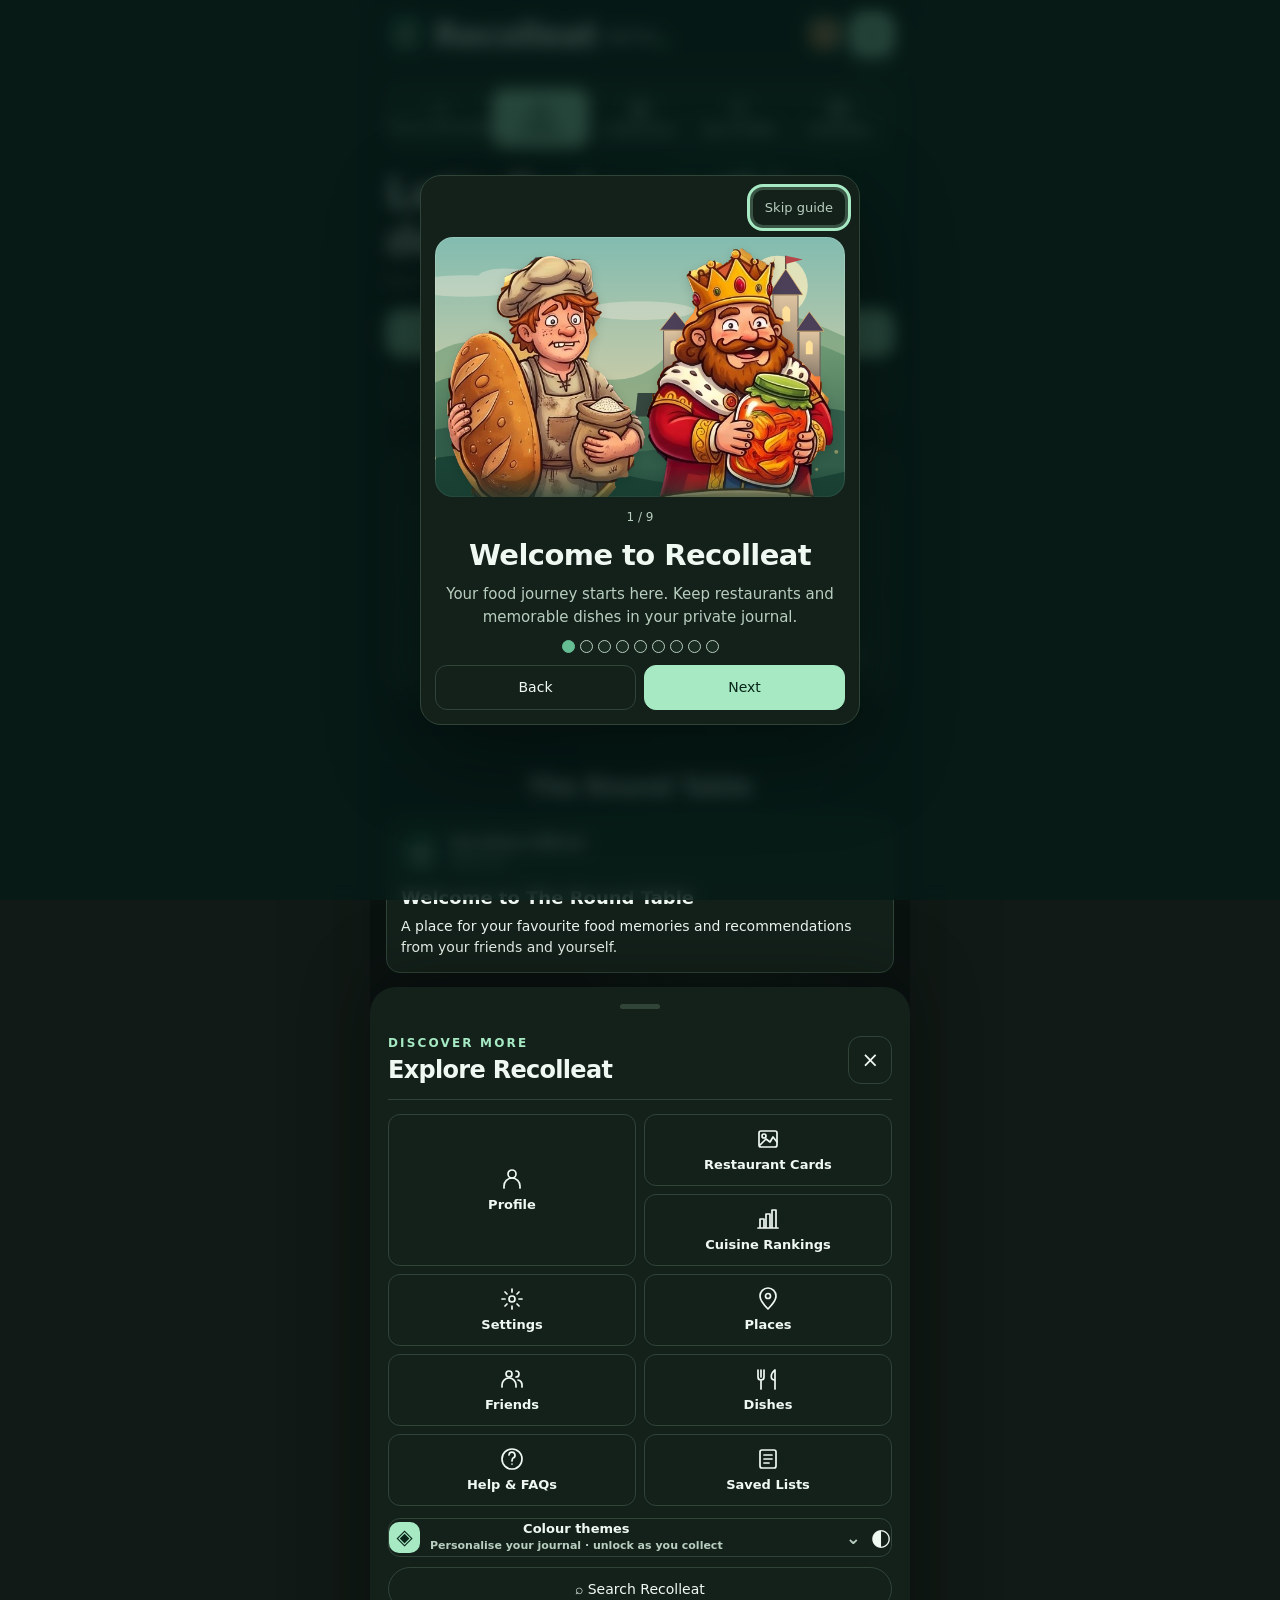
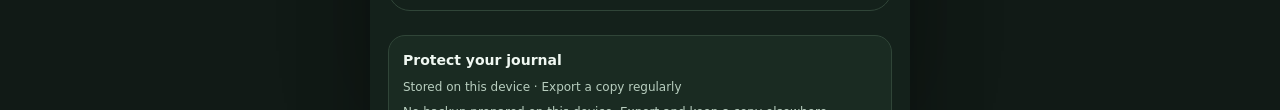
<file: index.html>
<!DOCTYPE html>

<html lang="en">
<head>
<meta charset="utf-8"/>
<meta content="width=device-width,initial-scale=1,viewport-fit=cover" name="viewport"/>
<title>Recolleat · Your Food Journal</title>
<meta content="4.49" name="recolleat-build"/>
<script>try{if(localStorage.getItem("recolleat-opened-v43"))document.documentElement.classList.add("recolleat-returning")}catch(e){}</script>
<script>/* Use extra bottom clearance only when the hosting platform inserts its own banner. */
if (location.hostname === 'tiiny.site' || location.hostname.endsWith('.tiiny.site')) {
  document.documentElement.classList.add('recolleat-on-tiiny');
}
</script>
<script>
/* Optional typography is OFF until the visitor explicitly enables Google Fonts. */
try {
 if (localStorage.getItem('recolleat-google-fonts-opt-in-v2') === 'yes') {
  const link=document.createElement('link');
  link.rel='stylesheet';
  link.href='https://fonts.googleapis.com/css2?family=Fraunces:opsz,wght@9..144,400..900&display=swap';
  document.head.appendChild(link);
 }
} catch (error) { /* Journal remains available with local system fonts. */ }
</script>
<link href="./recolleat-v4-58.css" rel="stylesheet"/>
<link href="./manifest.webmanifest?v=4.58" rel="manifest"/><link href="./apple-touch-icon.png?v=4.58" rel="apple-touch-icon" sizes="180x180"/><meta content="yes" name="apple-mobile-web-app-capable"/><meta content="default" name="apple-mobile-web-app-status-bar-style"/><meta content="Recolleat" name="apple-mobile-web-app-title"/><meta content="#0b5b37" name="theme-color"/>
<link href="./icon-192.png?v=4.58" rel="icon" type="image/png"/></head>
<body>
<div aria-label="Opening Recolleat" aria-live="polite" class="recolleat-splash" id="recolleatSplash" role="status">
<div aria-hidden="true" class="splash-sky"><span class="sky-beam"></span><span class="cloud cloud-left"></span><span class="cloud cloud-right"></span><span class="cloud cloud-back"></span><span class="cloud cloud-foreground"></span><span class="cloud cloud-high"></span></div>
<div aria-hidden="true" class="splash-center"><div class="splash-thought"><span class="thought-dot first"></span><span class="thought-dot second"></span><svg aria-hidden="true" class="thought-utensils" viewbox="0 0 112 112"><path d="M42 25v29m-8-29v29m16-29v29m-16 0c0 8 16 8 16 0m-8 0v31M69 25v62m0-62c12 13 14 31 0 31" fill="none" stroke="currentColor" stroke-linecap="round" stroke-width="7"></path></svg></div></div>
<div aria-hidden="true" class="splash-brand"><span class="splash-brand-mark"><img alt="" class="reco48-brand-img" src="./icon-192.png?v=4.58"/></span><strong>Recolleat</strong></div>
<button class="splash-skip" id="splashSkip" type="button">Skip intro</button>
</div>
<a class="recolleat-skip-link" href="#mainJournalContent">Skip to journal content</a>
<div class="app">
<aside aria-label="Recolleat navigation" class="app-sidebar" id="appSidebar">
<div class="sidebar-top">
<span class="sidebar-brand" title="Recolleat"><img alt="Recolleat" class="reco48-brand-img" src="./icon-192.png?v=4.58"/></span>
<span class="sidebar-brand-name">RECOLLEAT <small class="reco51-beta">Beta</small></span>
<button aria-label="Collapse sidebar" class="sidebar-toggle" id="sidebarToggle" title="Collapse sidebar" type="button">‹</button>
</div>
<div class="sidebar-section-heading">INDEX / EXPLORE</div>
<nav aria-label="Main sections" class="sidebar-nav">
<button class="active" data-view="home" title="Table" type="button"><span aria-hidden="true" class="sidebar-icon">⌂</span><span class="sidebar-text">Table</span></button>
<button data-view="table" title="Collection" type="button"><span aria-hidden="true" class="sidebar-icon"><svg viewbox="0 0 24 24"><rect height="16" rx="2" width="18" x="3" y="4"></rect><path d="M3 10h18M9 10v10M15 10v10"></path></svg></span><span class="sidebar-text">Collection</span></button>
<button data-view="cards" title="Cards" type="button"><span aria-hidden="true" class="sidebar-icon"><svg viewbox="0 0 24 24"><rect height="7" rx="1.5" width="7" x="3" y="3"></rect><rect height="7" rx="1.5" width="7" x="14" y="3"></rect><rect height="7" rx="1.5" width="7" x="3" y="14"></rect><rect height="7" rx="1.5" width="7" x="14" y="14"></rect></svg></span><span class="sidebar-text">Gallery</span></button>
<button data-view="account" title="Friends" type="button"><span class="sidebar-icon"><svg aria-hidden="true" class="m-nav-svg" fill="none" stroke="currentColor" stroke-linecap="round" stroke-linejoin="round" stroke-width="1.85" viewbox="0 0 24 24"><circle cx="9" cy="8" r="3"></circle><path d="M3 20v-2a6 6 0 0 1 12 0v2M16 5a3 3 0 0 1 0 6m2 3a5 5 0 0 1 3 5v1"></path></svg></span><span class="sidebar-text">Friends</span></button>
<button data-view="map" title="Map" type="button"><span aria-hidden="true" class="sidebar-icon"><svg viewbox="0 0 24 24"><path d="M9 18l-6 3V6l6-3m0 15 6 3m-6-3V3m6 18 6-3V3l-6 3m0 15V6"></path></svg></span><span class="sidebar-text">Places</span></button>
<button data-view="cuisines" title="Cuisine" type="button"><span aria-hidden="true" class="sidebar-icon"><svg viewbox="0 0 24 24"><path d="m12 3 8 9-8 9-8-9 8-9Z"></path><path d="M12 7v10M7 12h10"></path></svg></span><span class="sidebar-text">Cuisine Rankings</span></button>
<button data-view="settings" title="Settings" type="button"><span aria-hidden="true" class="sidebar-icon"><svg viewbox="0 0 24 24"><path d="M12 3v18M5 7h14M6 7l-4 8h8L6 7Zm12 0-4 8h8l-4-8ZM8 21h8"></path></svg></span><span class="sidebar-text">Settings</span></button>
<button data-view="dishes" title="Dishes" type="button"><span aria-hidden="true" class="sidebar-icon"><svg viewbox="0 0 24 24"><path d="M5 3c14 0 14 18 0 18M19 3C5 3 5 21 19 21M8 6h8M8 18h8M6 12h12"></path></svg></span><span class="sidebar-text">Dishes</span></button>
<button data-view="lists" title="Lists" type="button"><span aria-hidden="true" class="sidebar-icon"><svg viewbox="0 0 24 24"><path d="M8 6h13M8 12h13M8 18h13"></path><path d="M3 6h.01M3 12h.01M3 18h.01"></path></svg></span><span class="sidebar-text">My Lists</span></button>
<button data-view="visits" title="Visit history" type="button"><span aria-hidden="true" class="sidebar-icon"><svg viewbox="0 0 24 24"><circle cx="12" cy="12" r="9"></circle><path d="M12 7v5l4 2"></path></svg></span><span class="sidebar-text">Visit Timeline</span></button>
<button data-view="profile" title="Profile" type="button"><span aria-hidden="true" class="sidebar-icon"><svg viewbox="0 0 24 24"><circle cx="12" cy="8" r="4"></circle><path d="M4.5 21v-2.3c0-3.2 3-5.7 7.5-5.7s7.5 2.5 7.5 5.7V21"></path></svg></span><span class="sidebar-text">My Profile</span></button>
</nav>
<div class="sidebar-bottom"><span class="sidebar-bottom-mark">✦</span><span class="sidebar-text">A living record of good taste.</span></div>
</aside>
<div class="sidebar-scrim" id="sidebarScrim"></div>
<div class="workspace"><div class="v42-storage-warning" hidden="" id="storageCritical" role="alert"><strong>Journal storage unavailable.</strong> Nothing you add can be saved in this browser right now. Check site storage permissions or use the original site address. Do not import a backup here.</div>
<div class="mobile-top-stack">
<header>
<div class="header-brand"><button aria-label="Go to Table" id="mobileSidebarBtn" title="Go to Grand List" type="button">⌂</button><span aria-hidden="true" class="recolleat-mark"><img alt="" class="reco48-brand-img" src="./icon-192.png?v=4.58"/></span><div><div class="workspace-eyebrow">YOUR PERSONAL FOOD ARCHIVE</div><h1>Recolleat <small class="reco51-beta">Beta</small><span class="brand-dot">.</span></h1><p>Every great meal deserves to be remembered.</p></div></div>
<div class="header-actions">
<button aria-label="Open My Profile" class="header-profile-trigger" data-view="profile" title="Open My Profile" type="button"><span class="header-avatar" id="headerProfileAvatar">R</span><span id="headerProfileName">My profile</span></button>
<span class="local-pill">Private &amp; local</span>
<button id="exportBtn" title="Save a copy of your data">↥  Export</button>
<button id="importBtn" title="Restore a saved data file">↧  Import</button>
<input accept=".json,application/json" hidden="" id="importFile" type="file"/>
<div class="menu-wrap appearance-wrap" id="appearanceWrap">
<button aria-controls="appearanceMenu" aria-expanded="false" id="appearanceBtn" type="button"><span aria-hidden="true" class="reco-theme-button-icon">◈</span><span class="reco-theme-button-copy"><strong>Colour themes</strong><small>Personalise your journal · unlock as you collect</small></span><span aria-hidden="true" class="reco-theme-chevron">⌄</span></button>
<div class="popover appearance-menu" id="appearanceMenu">
<div class="appearance-heading"><div><strong>Your colour collection</strong><p>New looks earned through your restaurant journal.</p></div><button aria-label="Switch between light and dark mode" class="mode-toggle" id="modeToggle" type="button">☾ Dark</button></div>
<div aria-label="Colour unlock progress" class="reco-theme-progress">
<div class="reco-theme-progress-line"><span>RESTAURANT MILESTONES</span><strong id="themeUnlockCount">0 / 10</strong></div>
<div aria-label="Progress towards next colour theme" aria-valuemax="10" aria-valuemin="0" aria-valuenow="0" class="reco-theme-progress-track" id="themeUnlockMeter" role="progressbar"><div id="themeUnlockFill"></div></div>
<p id="themeUnlockMessage">Log 10 restaurants to unlock Plum &amp; Champagne.</p>
<div aria-label="Theme milestones" class="reco-theme-milestones"><span>10</span><span>20</span><span>30</span><span>40</span></div>
<small>Recolleat Classic and Black &amp; White are always free to use. Other colours unlock at 10, 20, 30 and 40 saved restaurants. Visits and unfinished drafts do not count. Once earned, colour themes stay unlocked even if you later remove restaurants. Imports count and unfinished drafts do not.</small>
</div>
<div class="reco-theme-selection-title">CHOOSE YOUR PALETTE <span id="themeUnlockedTotal">2 of 6 available</span></div>
<div class="appearance-swatches" id="appearanceSwatches">
<button class="palette-option" data-palette="mint" data-required="0" type="button"><span class="swatch-colours"><i style="background:#063b28"></i><i style="background:#ffffff"></i><i style="background:#a6efb6"></i></span><span>Recolleat Classic</span></button>
<button class="palette-option" data-palette="original" data-required="0" type="button"><span class="swatch-colours"><i style="background:#111113"></i><i style="background:#ffffff"></i><i style="background:#666666"></i></span><span>Black &amp; White</span></button>
<button class="palette-option" data-palette="royal" data-required="10" type="button"><span class="swatch-colours"><i style="background:#140b28"></i><i style="background:#d6b25e"></i><i style="background:#eee4d8"></i></span><span>Plum &amp; Champagne</span></button>
<button class="palette-option" data-palette="citrus" data-required="20" type="button"><span class="swatch-colours"><i style="background:#2636e7"></i><i style="background:#d8fa6a"></i><i style="background:#ff89d6"></i></span><span>Electric Citrus</span></button>
<button class="palette-option" data-palette="crimson" data-required="30" type="button"><span class="swatch-colours"><i style="background:#290d17"></i><i style="background:#be3a50"></i><i style="background:#ffdfcf"></i></span><span>Crimson Red</span></button>
<button class="palette-option" data-palette="golden" data-required="40" type="button"><span class="swatch-colours"><i style="background:#291e10"></i><i style="background:#c89a45"></i><i style="background:#fff3cd"></i></span><span>Golden Hour</span></button>
</div>
</div>
</div>
<button aria-hidden="true" class="quick-top-btn" hidden="" id="quickAddBtn" tabindex="-1" type="button">Quick Add</button><button aria-label="Add a restaurant and log your visit" class="primary" id="addBtn" type="button"><svg aria-hidden="true" class="reco34-add-icon" fill="none" focusable="false" height="24" stroke="currentColor" stroke-linecap="round" stroke-width="2.5" viewbox="0 0 24 24" width="24"><path d="M12 4V20M4 12H20"></path></svg></button>
</div>
</header>
</div>
<nav aria-label="Main navigation" class="mobile-bottom-nav" id="mobileBottomNav"><button aria-label="Open universal journal search" class="r52-search-open" id="r52SearchOpen" type="button"><svg aria-hidden="true" fill="none" height="19" stroke="currentColor" stroke-width="1.8" viewbox="0 0 24 24" width="19"><circle cx="10" cy="10" r="6"></circle><path d="m15 15 5 5"></path></svg><span>Search Recolleat</span></button><button aria-label="Table" class="active" data-mobile-view="home" type="button"><svg aria-hidden="true" class="m-nav-svg" fill="none" stroke="currentColor" stroke-linecap="round" stroke-linejoin="round" stroke-width="1.85" viewbox="0 0 24 24"><path d="m3 10 9-7 9 7v10a1 1 0 0 1-1 1h-5v-7H9v7H4a1 1 0 0 1-1-1z"></path></svg><span class="m-nav-label">Table</span></button><button aria-label="Collection" data-mobile-view="table" type="button"><svg aria-hidden="true" class="m-nav-svg" fill="none" stroke="currentColor" stroke-linecap="round" stroke-linejoin="round" stroke-width="1.85" viewbox="0 0 24 24"><rect height="16" rx="2" width="18" x="3" y="4"></rect><path d="M7 9h10M7 13h10M7 17h6"></path></svg><span class="m-nav-label">Collection</span></button><button aria-label="My Profile" data-mobile-view="profile" type="button"><svg aria-hidden="true" class="m-nav-svg" fill="none" stroke="currentColor" stroke-linecap="round" stroke-linejoin="round" stroke-width="1.85" viewbox="0 0 24 24"><circle cx="12" cy="8" r="4"></circle><path d="M4.5 21v-2.3a7.5 7.5 0 0 1 15 0V21"></path></svg><span class="m-nav-label">My Profile</span></button><button aria-label="Calendar" data-mobile-view="visits" type="button"><svg aria-hidden="true" class="m-nav-svg" fill="none" stroke="currentColor" stroke-linecap="round" stroke-linejoin="round" stroke-width="1.85" viewbox="0 0 24 24"><rect height="16" rx="2" width="18" x="3" y="5"></rect><path d="M7 3v4M17 3v4M3 10h18M8 14h3M8 17h4"></path></svg><span class="m-nav-label">Calendar</span></button><button aria-controls="mobileMoreSheet" aria-expanded="false" aria-label="More" id="mobileMoreBtn" type="button"><svg aria-hidden="true" class="m-nav-svg" fill="none" stroke="currentColor" stroke-linecap="round" stroke-linejoin="round" stroke-width="1.85" viewbox="0 0 24 24"><path d="M3 6h18M3 12h18M3 18h18"></path></svg><span class="m-nav-label">More</span></button></nav>
<section class="mobile-intro" id="mobileIntro"><div><span class="mobile-eyebrow">YOUR PERSONAL FOOD JOURNAL</span><h2 id="mobileSectionTitle">The Collection</h2><p id="mobileSectionSubtitle">Your restaurants, ranked your way.</p></div><div style="display:flex;align-items:flex-end;flex-direction:column;gap:5px"><span class="mobile-collection-badge" id="mobileCurrentCount">0 saved</span></div></section>
<section aria-label="Your journal at a glance" class="reco-pulse" hidden="" id="recoPulse">
<div class="reco-pulse-head">
<div><span class="reco-pulse-kicker">YOUR FOOD JOURNAL</span>
<h3 id="recoPulseHeadline">Your food journal</h3>
<p id="recoPulseIntro">Log a meal, explore your journal or scan a receipt.</p>
</div>
<div class="reco-pulse-actions"><button class="primary" id="recoPulseLog" type="button">+ Add restaurant</button><button class="reco-receipt-trigger" id="recoReceiptOpen" type="button">Scan receipt</button><button id="freshHomeDiscover" type="button">Find restaurants <span aria-hidden="true">↗</span></button></div>
</div>
<section aria-labelledby="recoGlanceTitle" class="reco-hub-glance"><h3 id="recoGlanceTitle">At a glance</h3><div class="profile-stats-grid" id="profileStats"></div></section><section aria-label="The Round Table" class="r53-round"><hr/><h2>The Round Table</h2><article class="r53-welcome"><div class="r53-post-by"><img alt="" src="./icon-192.png"/><div><strong>Recolleat Official</strong><small>Welcome</small></div></div><h3>Welcome to The Round Table</h3><p>A place for your favourite food memories and recommendations from your friends and yourself.</p></article><div id="r53OfficialTop"></div><section class="reco-home-memories"><div aria-label="Your food memories" class="reco-memory-feed" id="recoMemoryFeed"></div></section><section aria-label="Friends feed" class="reco50-home-feed" id="reco50HomeFeed"></section></section>
<div aria-live="polite" class="reco-journey" id="recoJourney"></div>
<section class="reco50-backup r53-retired" hidden="" id="reco50Backup"><div><b>Journal backup</b><small id="reco50BackupStatus">Checking…</small></div><button id="reco50Export" type="button">Export</button></section>
<details class="reco-year-wrap" hidden="" id="recoYearWrap"><summary>Annual Recolleat Wrapped</summary><div class="reco-year-wrap-body"><label hidden="">Year <select aria-label="Yearly Wrapped year" id="recoYearSelect"></select></label><div aria-live="polite" id="recoYearContent"></div></div></details>
<div class="reco-pulse-bottom"><details class="reco-pulse-feature" id="recoPulseFeature"></details><div class="reco-pulse-recent" hidden=""><span>LOG AGAIN · LAST 20 DAYS</span><div id="recoPulseRecent"></div></div></div>
<div aria-label="Next colour unlock goal" class="reco-theme-home" id="recoThemeHome"><div class="reco-theme-home-head"><div><span class="reco-theme-home-kicker">YOUR NEXT COLOUR</span><strong id="recoThemeHomeTitle">Plum &amp; Champagne</strong><small id="recoThemeHomeDescription">Log 10 restaurants to unlock a new look.</small></div><button id="recoThemeHomeOpen" type="button">Explore themes</button></div><div class="reco-theme-home-track"><div id="recoThemeHomeFill"></div></div></div>
<div class="reco-pulse-backup" hidden="" id="recoPulseBackup"><span id="recoPulseBackupText"></span><button id="recoPulseExport" type="button">Export backup</button></div>
</section>
<section class="stats">
<div class="stat"><span>Restaurants</span><strong id="statCount">0</strong></div>
<div class="stat"><span>Average food score</span><strong id="statAvg">—</strong></div>
<div class="stat"><span id="statCuisineLabel">Top cuisine</span><strong id="statCuisine">—</strong><small hidden="" id="statCuisineSub"></small></div>
<div class="stat"><span>Average price per person</span><strong id="statSpend">—</strong></div>
</section>
<section class="controls"><div class="search-wrap"><input aria-label="Search your restaurant collection" autocomplete="off" class="search" enterkeyhint="search" id="search" placeholder="Find restaurants, dishes or visit notes…" type="search"/><button aria-label="Clear search" hidden="" id="v41ClearSearch" type="button">×</button></div><div class="grand-list-tools" id="grandListTools"><span class="list-tools-caption">GRAND LIST CONTROLS</span><button id="reco51ResetTable" title="Reset collection search, filters and sort" type="button">Reset table</button> <div class="menu-wrap">
<button id="filterBtn" title="Filter"><span aria-hidden="true" class="sidebar-icon"><svg viewbox="0 0 24 24"><path d="M4 5h16M7 12h10M10 19h4"></path></svg></span><span class="sidebar-text">Filter <span id="filterCount"></span></span></button>
<div class="popover" id="filterMenu">
<div class="popover-title">Filters</div>
<label>Location<select id="filterLocation"><option value="">All locations</option></select></label>
<label>Cuisine<select id="filterCuisine"><option value="">All cuisines</option></select></label>
<label>Group vibe<select id="filterVibe">
<option value="">Any vibe</option><option>Solo</option><option>Date</option><option>Friends</option><option>Party</option><option>Family</option>
</select></label>
<label>Region<select id="filterRegion">
<option value="">All places</option>
<option value="uk">United Kingdom only</option>
<option value="international">International only</option>
</select></label>
<label>Service<select id="filterService">
<option value="">Any service</option><option>Horror</option><option>Sloppy</option><option>Average</option><option>Respectable</option><option>Lovely</option>
</select></label>
<div class="pair">
<label>Minimum rating<input id="filterMinScore" max="100" min="0" placeholder="0" type="number"/></label>
<label>Minimum value<input id="filterMinValue" max="100" min="0" placeholder="0" step="1" type="number"/></label>
</div>
<label>Maximum £ / person<input id="filterMaxSpend" max="75" min="0" placeholder="75" type="number"/></label>
<div class="popover-actions"><button id="clearFilters">Clear</button><button class="primary" id="applyFilters">Apply</button></div>
</div>
</div>
<div class="menu-wrap">
<button id="sortBtn" title="Sort"><span aria-hidden="true" class="sidebar-icon"><svg viewbox="0 0 24 24"><path d="M7 4v16m0-16-3 3m3-3 3 3M17 20V4m0 16 3-3m-3 3-3-3"></path></svg></span><span class="sidebar-text">Sort</span></button>
<div class="popover" id="sortMenu">
<div class="popover-title">Sort</div>
<label>Property<select id="sortProperty">
<option value="grandRank">Overall rank</option><option value="overallScore">Overall score</option><option value="updatedAt">Last updated</option><option value="lastVisited">Last visited</option><option value="visitCount">Number of visits</option><option value="foodScore">Food rating</option>
<option value="valueScore">Value for money</option><option value="restaurant">Restaurant</option><option value="pp">Price / person</option>
<option value="location">Location</option>
<option value="cuisine">Cuisine</option><option value="service">Service</option>
</select></label>
<label>Direction<select id="sortDirection"><option value="asc">Ascending (low to high / oldest first)</option><option value="desc">Descending (high to low / newest first)</option></select></label>
<button class="primary" id="applySort" style="width:100%;margin-top:10px">Apply sort</button>
</div>
</div>
<div aria-label="Grand List display" class="grand-list-view-switch" role="group">
<button data-view="table" id="listTableTab" title="Show restaurant table" type="button"><span aria-hidden="true" class="sidebar-icon"><svg viewbox="0 0 24 24"><rect height="16" rx="2" width="18" x="3" y="4"></rect><path d="M3 10h18M9 10v10M15 10v10"></path></svg></span>Table</button>
<button aria-hidden="true" data-view="graph" hidden="" id="listGraphTab" tabindex="-1" title="Show Patterns &amp; Trends graph" type="button"><span aria-hidden="true" class="sidebar-icon"><svg viewbox="0 0 24 24"><path d="M4 20V5M4 20h17M7 15l5-6 4 3 5-8"></path></svg></span>Graph</button>
</div>
</div></section><div class="mobile-quick-controls" id="mobileControlMount"></div>
<div class="chips" id="chips"></div><div aria-live="polite" class="reco-search-result-status" hidden="" id="recoSearchResultStatus" role="status"></div>
<main id="mainJournalContent" tabindex="-1"><section aria-label="Restaurant feed" id="mobileHome"><div class="mobile-list-header"><h3>Grand list</h3><span id="mobileResultCount">0 restaurants</span></div>
<section aria-labelledby="v41WelcomeTitle" class="v41-onboarding" hidden="" id="v41Welcome">
<span class="v41-eyebrow">START YOUR COLLECTION</span>
<h3 id="v41WelcomeTitle">Your next great meal belongs here.</h3>
<p>Add a restaurant in seconds, or record a full review with dishes and visits. Your journal is private on this device.</p>
<div class="v41-onboarding-actions"><button class="v41-main-cta" id="v41StartQuick" type="button">Quick Add</button><button id="v41StartFull" type="button">Full review</button></div>
</section>
<div aria-live="polite" class="v41-nextstep" hidden="" id="v41NextStep"><div><span class="v41-eyebrow">PICK UP WHERE YOU LEFT OFF</span><b id="v41NextTitle"></b><p id="v41NextCopy"></p></div><button id="v41NextAction" type="button">Continue</button></div>
<div class="jump-recents"><form aria-label="Jump to rank" class="rank-jump" id="rankJumpForm"><label for="rankJumpNumber">Jump to rank</label><input id="rankJumpNumber" inputmode="numeric" min="1" placeholder="e.g. 65" type="number"/><button type="submit">Go</button></form><div class="recent-places"><span>Recently opened</span><div class="recent-chips" id="recentRestaurantChips"></div></div></div>
<section aria-label="Unfinished restaurant drafts" class="drafts-panel" hidden="" id="draftsPanel"><div class="drafts-head"><strong>Saved drafts</strong><span id="draftsCount"></span></div><div id="draftCards"></div></section><div id="mobileRestaurantFeed" style="display:grid;gap:11px"></div><button class="recolleat-show-more" id="mobileShowMoreRestaurants" type="button">Show 5 more restaurants</button>
<details class="needs-attention" hidden="" id="needsAttention"><summary id="attentionSummary">Collection check</summary><div id="attentionItems"></div></details></section>
<section class="table-shell" id="tableView">
<table>
<thead><tr>
<th data-sort="grandRank">Rank <i></i></th>
<th data-sort="restaurant">Restaurant <i></i></th>
<th data-sort="overallScore">Overall <i></i></th>
<th data-sort="cuisine">Cuisine <i></i></th>
<th data-sort="foodScore">Food <i></i></th>
<th>Picture</th>
<th data-sort="valueScore">Value <i></i></th>
<th>Items</th>
<th data-sort="service">Service <i></i></th>
<th>Vibe</th>
<th data-sort="pp">£ pp <i></i></th>
<th data-sort="location">Location <i></i></th>
<th>Review</th>
<th>Last visited</th>
<th>Visits</th>
<th></th>
</tr></thead>
<tbody id="tbody"></tbody>
</table>
<div class="empty" id="emptyTable"><b>No matching restaurants.</b>Change the filters or add a restaurant.</div>
</section><button class="reco-load-more" hidden="" id="recoTableMore" type="button">Show more restaurants</button>
<section class="cards" id="cardView"></section><button class="reco-load-more" hidden="" id="recoCardMore" type="button">Show more cards</button>
<section class="map-view" id="mapView">
<div class="bubble-shell">
<div id="bubbleOverview">
<section aria-labelledby="freshDiscoverTitle" class="fresh-discover"><div class="fresh-discover-head"><span class="fresh-kicker">FIND YOUR NEXT TABLE</span><h3 id="freshDiscoverTitle">Discover restaurants</h3><p>Search your journal or explore somewhere new.</p></div><label class="fresh-label" for="freshPlaceQuery">Restaurant, cuisine or location</label><div class="fresh-searchbox"><svg aria-hidden="true" fill="none" stroke="currentColor" stroke-width="1.8" viewbox="0 0 24 24"><circle cx="10.5" cy="10.5" r="6.5"></circle><path d="m16 16 5 5"></path></svg><input autocomplete="off" id="freshPlaceQuery" maxlength="160" placeholder="e.g. ramen in London" type="search"/></div><div aria-live="polite" class="fresh-place-status" id="freshPlaceStatus" role="status"></div><div class="fresh-place-results" id="freshPlaceResults"></div><div class="fresh-discover-actions"><a href="https://www.google.com/maps/search/?api=1&amp;query=restaurants" id="freshMapsLink" rel="noopener noreferrer" target="_blank">Search Google Maps ↗</a><button id="freshLogPlace" type="button">Log a restaurant</button></div><small class="fresh-privacy-note">Maps opens externally with your search and normal connection information. Recolleat does not request your location or upload your journal.</small></section>
<div class="bubble-head">
<div>
<h2>Locations</h2>
<p>Your saved places, organised by location.</p>
</div>
</div>
<div class="bubble-stage reco34-location-grid" id="bubbleStage"></div>
<details class="reco-location-media" id="locationMediaManager"><summary>Manage location pictures</summary>
<div class="reco-location-media-heading"><div><h3>Location pictures</h3><p>Choose a cover picture. Saved on this device.</p></div></div>
<div class="reco-location-media-layout">
<div class="reco-location-media-controls">
<label for="locationImageLocation">Choose location</label>
<select aria-label="Location to give a picture" id="locationImageLocation"></select>
<div class="reco-location-media-actions">
<label class="reco-location-gallery">Choose from gallery<input accept="image/*" aria-label="Choose location picture from your device" id="locationImage" type="file"/></label>
<button id="locationSearchImages" type="button">Search Google Images</button>
</div>
<p class="reco-location-media-note">Google Images opens with this location name. Save the picture you choose, then upload it from your gallery.</p>
<details class="reco-location-media-advanced" id="locationPhotoMoreOptions"><summary>More picture options</summary>
<p class="reco-location-media-note">If you copy an image from Google or another site, try pasting it here. Recolleat does not automatically download online images.</p>
<button id="locationClipboardRead" type="button">Paste copied image</button>
<div aria-label="Paste location picture" class="reco-location-paste-zone" id="locationPasteZone" role="group" tabindex="0">On a computer: click here and press Ctrl+V or Cmd+V.</div>
<button class="reco-location-remove" id="clearLocationImage" type="button">Remove location picture</button>
</details>
<p aria-live="polite" class="reco-location-media-status" id="locationMediaStatus" role="status"></p>
</div>
<div aria-label="Selected location picture preview" class="location-image-preview reco-location-image-preview" id="locationImagePreview"></div>
</div>
</details>
</div>
<div class="location-detail" id="locationDetail">
<div class="location-detail-head">
<div>
<h2 id="locationDetailTitle"></h2>
<div class="muted" id="locationDetailSub"></div>
</div>
<button id="backToBubbles">← Back to locations</button>
</div>
<div class="location-detail-grid" id="locationDetailGrid"></div>
</div>
</div>
</section>
<section class="cuisine-view" id="cuisineView">
<div class="cuisine-header">
<div>
<h2 class="cuisine-internal-heading">Cuisine Rankings</h2>
<p>Ranked after three restaurants. Tap a cuisine to open its passport.</p>
</div>
<p class="field-hint">Ranked by average restaurant position.</p>
</div>
<div class="cuisine-podium" id="cuisinePodium"></div>
<h3 class="cuisine-section-title">Qualified cuisines</h3>
<div class="cuisine-grid" id="cuisineGrid"></div>
<details class="reco-31-provisional"><summary>Provisional cuisines <span>1–2 restaurants · not ranked</span></summary><p class="provisional-note">Podium unlocks at 3 restaurants per cuisine.</p><div class="cuisine-grid" id="provisionalCuisineGrid"></div></details>
</section>
<section class="graph-view" id="graphView">
<div class="graph-panel">
<div class="graph-toolbar">
<label class="wide">X-axis<select id="graphX">
<option value="overallScore">Overall score</option>
<option value="foodScore">Food score</option>
<option value="service">Service</option>
<option value="valueScore">Value</option>
<option value="pp">£ pp</option>
<option value="location">Location</option>
<option value="cuisine">Cuisine</option>
</select></label>
<label class="wide">Y-axis<select id="graphY">
<option value="foodScore">Food score</option>
<option value="overallScore">Overall score</option>
<option value="service">Service</option>
<option value="valueScore">Value</option>
<option value="pp">£ pp</option>
<option value="location">Location</option>
<option value="cuisine">Cuisine</option>
</select></label>
<label class="wide">Line of best fit<select id="graphFitMode">
<option value="off">Disabled</option>
<option value="normal">Normal line of best fit</option>
<option value="filtered">Filtered line of best fit</option>
</select></label>
</div>
<div class="graph-filters">
<label>Cuisine<select id="graphFilterCuisine"><option value="">All cuisines</option></select></label>
<label>Location<select id="graphFilterLocation"><option value="">All locations</option></select></label>
<label>Region<select id="graphFilterRegion"><option value="">All regions</option><option value="uk">United Kingdom only</option><option value="international">International only</option></select></label>
<label>Minimum food<input id="graphFilterMinFood" max="100" min="0" placeholder="0" type="number"/></label>
<label>Minimum overall<input id="graphFilterMinOverall" max="100" min="0" placeholder="0" type="number"/></label>
<div class="graph-filter-actions"><button id="clearGraphFilters" type="button">Clear graph filters</button></div>
</div>
<div class="graph-chip-row" id="graphFilterChips"></div>
<div class="graph-zoom-toolbar"><span class="feature-muted">Zoom into your graph or use the mouse wheel to zoom, then drag empty space to pan.</span><div class="graph-zoom-buttons"><button aria-label="Zoom out" id="graphZoomOut" type="button">−</button><span id="graphZoomLabel">100%</span><button aria-label="Zoom in" id="graphZoomIn" type="button">+</button><button id="graphZoomReset" type="button">Reset zoom</button></div></div>
<svg aria-label="Interactive patterns graph" id="graphSvg" viewbox="0 0 1000 560"></svg>
<div class="graph-note" id="graphNote"></div>
</div>
<aside class="graph-side" id="graphDetail"><div class="muted">Click a dot on the scatter plot or a bar in the bar chart to inspect it.</div></aside>
</section>
<section class="lab-view" id="labView">
<div class="feature-heading"><div><span class="feature-kicker">RECOLLEAT / PREFERENCES</span><h2>Settings</h2></div><span class="feature-mark">⚙</span></div><div aria-label="Settings categories" class="r55-settings-tabs" id="r55SettingsTabs" role="tablist"><button aria-selected="false" role="tab" type="button"><svg aria-hidden="true" fill="none" stroke="currentColor" stroke-width="1.8" viewbox="0 0 24 24"><path d="M4 6h16M4 12h16M4 18h16M8 3v6M15 9v6M10 15v6"></path></svg><span>Scoring</span></button><button aria-selected="false" role="tab" type="button"><svg aria-hidden="true" fill="none" stroke="currentColor" stroke-width="1.8" viewbox="0 0 24 24"><path d="M12 2a10 10 0 1 0 0 20h2a2 2 0 0 0 0-4 2 2 0 0 1 0-4h5a3 3 0 0 0 3-3 10 10 0 0 0-10-9Z"></path></svg><span>Appearance</span></button><button aria-selected="false" role="tab" type="button"><svg aria-hidden="true" fill="none" stroke="currentColor" stroke-width="1.8" viewbox="0 0 24 24"><path d="M4 6q8-7 16 0v12q-8 7-16 0ZM4 6q8 7 16 0M4 12q8 7 16 0"></path></svg><span>Storage</span></button><button aria-selected="false" role="tab" type="button"><svg aria-hidden="true" fill="none" stroke="currentColor" stroke-width="1.8" viewbox="0 0 24 24"><path d="M12 3 4 6v6q0 6 8 9 8-3 8-9V6ZM9 12l2 2 4-4"></path></svg><span>Privacy</span></button><button aria-selected="false" role="tab" type="button"><svg aria-hidden="true" fill="none" stroke="currentColor" stroke-width="1.8" viewbox="0 0 24 24"><path d="M12 22a10 10 0 1 0 0-20 10 10 0 0 0 0 20ZM9 9a3 3 0 1 1 4 3q-1 1-1 3M12 18h.01"></path></svg><span>Help</span></button></div>
<details class="reco-settings-group" open=""><summary>Ranking &amp; scoring <small></small></summary>
<div class="feature-panel">
<div class="lab-toolbar"><h3>Global scoring weights (%)</h3><button id="labReset" type="button">Reset to 60 / 20 / 20</button></div>
<form class="lab-weights-form" id="labWeightsForm" novalidate="">
<div class="lab-weight-grid">
<label>Food <input id="labFood" inputmode="numeric" max="100" min="0" required="" step="1" type="number" value="60"/></label>
<label>Value <input id="labValue" inputmode="numeric" max="100" min="0" required="" step="1" type="number" value="20"/></label>
<label>Service <input id="labService" inputmode="numeric" max="100" min="0" required="" step="1" type="number" value="20"/></label>
</div>
<div class="lab-submit-bar"><p aria-live="polite" class="feature-muted" id="labTotal" role="status">60 / 20 / 20 default. Changes affect all overall rankings.</p><button class="primary" id="labSubmit" type="submit">Apply weights</button></div>
</form>
</div>
</details><details class="reco-settings-group"><summary>Appearance <small>Colour themes and display</small></summary><p>Choose your theme and display mode.</p><button id="settingsAppearance" type="button">Open colour themes</button></details><details class="reco-settings-group"><summary>Data &amp; backups <small>Backup &amp; restore</small></summary><p>Back up before updates. Your journal stays on this device unless you export and share it.</p><button id="settingsExport" type="button">Export backup</button> <button id="settingsImport" type="button">Import backup</button></details><details class="reco-settings-group"><summary>Privacy &amp; legal <small>Data, fonts and notices</small></summary><p>Photo storage, optional fonts and legal notices.</p><button id="settingsPrivacy" type="button">Privacy &amp; Safety</button><button aria-hidden="true" hidden="" id="settingsTerms" tabindex="-1" type="button">Terms of Use</button></details><details class="reco-settings-group"><summary>Help &amp; about <small>Understand Recolleat</small></summary><button id="settingsHelp" type="button">Help &amp; FAQs</button></details><div id="recoProfileAccountMount" hidden=""></div><div class="lab-highlights" hidden="">
<div class="feature-panel"><h3>Top 3 restaurants</h3><div class="lab-podium" id="labTopRestaurants"></div></div>
<div class="feature-panel"><h3>Cuisine podium</h3><div class="lab-podium" id="labCuisinePodium"></div><p class="feature-muted">Podium unlocks at 3 restaurants per cuisine.</p></div>
</div>
</section>
<section class="dishes-view" id="dishesView">
<div class="feature-heading"><div><span class="feature-kicker">RECOLLEAT / COLLECTIBLE ARCHIVE</span><h2>Your Dishes</h2></div><span class="feature-mark">★</span></div>
<div aria-label="Dishes sections" class="dish-section-tabs" role="tablist">
<button aria-controls="dishPanelHall" aria-selected="true" class="active" data-dish-panel="hall" id="dishTabHall" role="tab" type="button">Hall of Flavour</button>
<button aria-controls="dnaPanelSignature" aria-selected="false" data-dish-panel="signature" id="dishTabSignature" role="tab" type="button">Signature Dishes</button>
<button aria-controls="dishPanelCategories" aria-hidden="true" aria-selected="false" data-dish-panel="categories" hidden="" id="dishTabCategories" role="tab" tabindex="-1" type="button">Category Books</button>
</div>
<section aria-labelledby="dishTabHall" class="dish-tab-panel" id="dishPanelHall" role="tabpanel">
<div class="feature-panel dish-toolbar">
<label>Find a dish<input id="dishSearch" placeholder="Search dish, cuisine or restaurant…"/></label>
<label hidden="">Category<select id="dishCategoryFilter"><option value="">All categories</option></select></label>
<details class="reco-31-dish-filters"><summary>Filter &amp; sort</summary><label>Rarity<select id="dishRarityFilter"><option value="">All ratings</option><option value="food_legend">Food of Legend · 10</option><option value="unforgettable">Unforgettable · 9–&lt;10</option><option value="house_favourite">House Favourite · 8–&lt;9</option><option value="crave_worthy">Crave Worthy · 7–&lt;8</option><option value="everyday">Everyday · 6–&lt;7</option><option value="average">Average · 5–&lt;6</option><option value="one_time">Just the one time · 4–&lt;5</option><option value="terrible">Terrible · 3–&lt;4</option><option value="scam">Scam · 2–&lt;3</option><option value="torture">Potential Torture · &lt;2</option></select></label>
<label>Sort by<select id="dishSort"><option value="high">Highest rated</option><option value="low">Lowest rated</option><option value="name">Dish name</option><option value="restaurant">Restaurant</option></select></label>
<form aria-label="Jump to a dish rank" class="dish-rank-jump" id="dishRankJump">
<label for="dishJumpNumber">Jump to dish rank</label><input aria-label="Dish rank" id="dishJumpNumber" inputmode="numeric" min="1" placeholder="#" step="1" type="number"/><button type="submit">Go</button>
</form></details>
<label hidden="">Add a dish to<select id="dishAddRestaurant"><option value="">Select restaurant</option></select></label>
<button aria-hidden="true" hidden="" id="dishAddBtn" tabindex="-1" type="button">+ Add dish</button>
</div>
<details class="reco-accordion" data-compact="true" id="hallAccordion" open="">
<summary class="reco-accordion-toggle"><span class="reco-acc-mark">✦</span><span class="reco-acc-title"><strong>Hall of Flavour</strong><small>Ranked dishes</small></span><span class="reco-acc-count" id="hallCount">All dishes</span><span class="reco-acc-chevron">⌄</span></summary>
<div class="reco-accordion-body" id="hallOfFlavour"></div>
<button aria-expanded="false" class="recolleat-show-more" id="toggleDishRanking" type="button">Ranked dishes</button>
</details>
<div aria-label="Dish collection statistics" class="dish-stats dish-stats-bottom" id="dishStats"></div>
</section><!-- dishPanelHall -->
<section aria-hidden="true" aria-labelledby="dishTabCategories" class="dish-tab-panel" hidden="" id="dishPanelCategories" role="tabpanel"><details class="reco-accordion dish-category-accordion" id="dishCategoriesAccordion" open="">
<summary class="reco-accordion-toggle"><span class="reco-acc-mark">▣</span><span class="reco-acc-title"><strong>Category stamp books</strong><small>Browse each category</small></span><span class="reco-acc-count" id="dishCategorySectionCount">Collections</span><span class="reco-acc-chevron">⌄</span></summary>
<div class="reco-accordion-body">
<div class="stamp-explainer"><span class="stamp-explainer-icon">📖</span><div><strong>Choose a collection to open its stamp book</strong><p>Browse dishes by category.</p></div></div>
<div class="dish-stamp-categories" id="dishCategoryHighlights"></div>
<div class="feature-panel dish-category-manager">
<div class="dish-category-manager-header"><div><h3>Manage your categories</h3><p class="feature-muted">Manage categories. Removing one never deletes dishes.</p></div><div class="category-add-inline"><input aria-label="New dish category" id="newDishCategory" placeholder="e.g. Street food"/><button id="addDishCategoryBtn" type="button">+ Add category</button></div></div>
<div class="category-catalog" id="dishCategoryCatalog"></div>
</div>
</div>
</details></section>
</section>
<section class="dna-view" id="dnaView">
<div class="feature-heading"><div><span class="feature-kicker">RECOLLEAT / YOUR PALATE</span><h2>Food DNA</h2></div><span class="feature-mark">DNA</span></div>
<div aria-label="Dishes sections" class="palate-nav legacy-dna-nav" role="tablist">
<button aria-controls="dnaPanelCode" aria-selected="true" class="active" data-dna-tab="code" id="dnaTabCode" role="tab" type="button">Palate Kingdom</button>
<button aria-controls="dnaPanelSignature" aria-selected="false" data-dna-tab="signature" id="dnaTabSignature" role="tab" type="button">Signature Dishes</button>
<button aria-controls="dnaPanelStamps" aria-selected="false" data-dna-tab="stamps" id="dnaTabStamps" role="tab" type="button">Culinary Stamps</button>
</div>
<section aria-labelledby="dnaTabCode" class="palate-tab-panel" data-dna-panel="code" id="dnaPanelCode" role="tabpanel"><div id="palateCodeContent"></div></section>
<section aria-labelledby="dnaTabSignature" class="palate-tab-panel" data-dna-panel="signature" hidden="" id="dnaPanelSignature" role="tabpanel">
<section aria-label="Signature dish exhibition" class="feature-panel signature-museum-panel">
<div class="dna-collection-heading"><div><span class="feature-kicker">YOUR FOOD EXHIBITION</span><h3>Signature Dishes</h3><p class="feature-muted" id="dnaSignatureCount"></p></div><label class="museum-limit-label">Exhibit (1–40) <input aria-label="Number of signature dishes" id="dnaTopCount" inputmode="numeric" max="40" min="1" step="1" type="number" value="8"/></label></div>
<div class="dna-highlights" id="dnaHighlights"></div>
</section>
</section>
<section aria-labelledby="dnaTabStamps" class="palate-tab-panel" data-dna-panel="stamps" hidden="" id="dnaPanelStamps" role="tabpanel">
<section class="feature-panel"><div class="passport-summary"><div><span class="feature-kicker">RECOLLEAT / ACHIEVEMENTS</span><h3>Culinary Stamps</h3></div><div class="feature-mark">✦</div></div><div id="reco51StampProgress"></div><div class="passport-achievement-grid" id="culinaryPassport"></div></section>
</section>
</section>
<section class="list-view" id="listView"><div class="r52-list-tabs"><button aria-pressed="true" id="r52Personal" type="button">Personal lists</button><button aria-pressed="false" id="r52Others" type="button">Lists from others</button></div><section hidden="" id="r52OtherLists"></section>
<aside class="list-sidebar">
<div class="list-sidebar-head"><h3>My Lists</h3><button aria-label="Create list" id="newListBtn" type="button">+ New list</button></div>
<div id="savedLists"></div>
</aside>
<section class="list-main" id="listMain"></section>
</section>
<section class="visit-view" data-visit-mode="calendar" id="visitView">
<div aria-label="Visit history sections" class="visit-mode-tabs" role="tablist"><button aria-selected="true" class="active" id="visitCalendarTab" role="tab" tabindex="0" type="button">▦ Calendar</button><button aria-selected="false" id="visitWrappedTab" role="tab" tabindex="-1" type="button">✧ Monthly Wrapped</button></div>
<div class="visit-layout">
<section class="visit-panel">
<div class="visit-toolbar">
<div>
<h2>Visit history</h2>
</div>
<button class="primary" id="logVisitBtn">+ Log visit</button>
</div>
<div class="month-nav">
<button id="prevMonthBtn">←</button>
<strong id="calendarMonthLabel"></strong>
<button id="nextMonthBtn">→</button>
<button id="todayMonthBtn">Today</button><input aria-label="Jump to calendar month" id="calendarMonthJump" title="Jump to month" type="month"/>
</div>
<div class="calendar-grid" id="calendarGrid"></div>
<section class="visit-panel calendar-selected-panel" id="calendarSelectedPanel" style="margin-top:12px">
<div class="calendar-visit-heading"><h3 id="calendarSelectionLabel">Visits on selected date</h3><button aria-pressed="false" id="calendarShowMonth" type="button">All month</button></div>
<div class="visit-log" id="visitLog"></div>
</section>
</section>
<aside class="visit-panel">
<div class="month-summary">
<div><span>Visits</span><b id="monthVisitCount">0</b></div>
<div><span>Restaurants</span><b id="monthRestaurantCount">0</b></div>
<div><span>Food value</span><b id="monthFoodValue">—</b><small id="monthFoodValueCoverage">No values logged</small></div>
<div><span>You paid</span><b id="monthSpendTotal">—</b><small id="monthPersonalCoverage">No amounts logged</small></div>
<div><span>Treated meals</span><b id="monthTreatedCount">0</b><small>Paid for by someone else</small></div>
</div>
</aside>
</div>
<section aria-label="Monthly Wrapped story" class="visit-panel wrapped-only-panel" id="wrappedStoryPanel"><div class="monthly-wrapped" id="wrappedReport"></div><div class="reco-wrapped-restaurants"><h3>Restaurants visited this month</h3><div class="month-restaurants" id="monthRestaurants"></div></div></section>
<details class="undated-visit-details"><summary>Visits without dates <span id="undatedVisitSummaryCount"></span></summary>
<section aria-label="Visits with no known date" class="visit-panel" style="margin-top:12px">
<div class="undated-log-head"><h3>Visits with unknown dates</h3><span class="undated-pill" id="undatedVisitCount">0</span></div>
<p class="visit-history-note">These visits count towards your restaurant total without appearing on the calendar or influencing monthly reports.</p>
<div class="visit-log" id="undatedVisitLog"></div>
</section></details>
</section>
<section aria-label="My profile" class="profile-page" id="profileView" style="display:none">
<div class="profile-intro"><h2>My Profile</h2></div>
<div class="profile-layout">
<div class="profile-identity-card">
<div class="profile-identity-art"><div aria-label="Your profile photo" class="profile-identity-avatar" id="profileBigAvatar" role="img">R</div><div class="profile-art-tag"></div></div>
<div class="profile-identity-content"><div class="profile-membership">YOUR JOURNAL</div><h3 id="profileDisplayName">Your name</h3><div class="reco49-profile-metrics"><div><b id="reco49Palate">???</b><small>Palate Kingdom</small></div><button aria-label="Open Friends" class="r53-friends-count" type="button"><b id="reco49Friends">—</b><small>Friends</small></button><button aria-label="Open Friends" class="r53-friends-count" type="button"><b id="reco49Following">—</b><small>Following</small></button></div><div class="profile-location-tag" id="reco49Visibility">Local profile · Private on this device</div><button class="r53-retired" hidden="" id="reco49FriendsLink" type="button">Open Friends</button></div>
</div>
</div><div aria-label="Profile sections" class="reco49-profile-tabs" role="tablist"><button aria-controls="reco49AccountSection" aria-selected="true" data-reco49-profile="account" id="reco49TabAccount" role="tab" type="button">Edit profile</button><button aria-controls="profilePersonaHome" aria-selected="false" data-reco49-profile="palate" id="reco49TabPalate" role="tab" type="button">Palate Kingdom</button><button aria-controls="profileStampsHome" aria-selected="false" data-reco49-profile="stamps" id="reco49TabStamps" role="tab" type="button">Stamps</button></div><div aria-labelledby="reco49TabAccount" id="reco49AccountSection" role="tabpanel"><div class="profile-edit-card">
<div class="profile-section-heading"><div><div class="profile-kicker">PERSONAL DETAILS</div><h3>Edit profile</h3></div><span class="profile-number">01—02</span></div>
<form autocomplete="off" id="profileForm"><label class="profile-field-label" for="profileUsername">Username</label><input id="profileUsername" maxlength="30" placeholder="e.g. The Hungry Archivist" required="" type="text"/><div class="profile-hint">Up to 30 characters. This is your display name, not an online account.</div>
<label class="profile-field-label" for="profilePhotoInput">Profile picture</label><div class="profile-photo-actions"><div class="profile-edit-avatar" id="profileEditAvatar">R</div><div class="profile-photo-buttons"><label class="profile-upload-label" for="profilePhotoInput">Upload picture</label><button id="profileRemovePhoto" type="button">Reset to character</button><button hidden="" id="r53UseCharacter" type="button">Use my Kingdom character</button></div></div><input accept="image/png,image/jpeg,image/webp,image/gif" hidden="" id="profilePhotoInput" type="file"/><p class="profile-hint">Uploaded pictures stay on this device. Export a backup to keep a copy.</p>
<h4 class="profile-field-label" id="r57BannerLabel">Profile banner</h4><div class="reco50-banner-previews" id="reco50BannerPreviews" role="group" aria-labelledby="r57BannerLabel"></div><div class="profile-save-row"><button class="primary" type="submit">Save profile</button><span aria-live="polite" id="profileSaveStatus" role="status"></span></div></form>
</div></div>
<section aria-label="Your Palate Kingdom" aria-labelledby="reco49TabPalate" class="profile-feature-panel" hidden="" id="profilePersonaHome" role="tabpanel"><div class="profile-feature-title"><h3>Palate Kingdom</h3></div></section>
<section aria-label="Achievements" aria-labelledby="reco49TabStamps" class="profile-stamps-feature" hidden="" id="profileStampsHome" role="tabpanel"></section>
<div class="r53-profile-actions"><button id="r53FriendPreview" type="button">View Profile as a Friend</button><button id="reco51AccountTop" type="button">Account settings</button></div></section>
<section aria-label="Friends" class="reco-account-page" id="accountView" style="display:none"><div id="recoFriendsMount"><section aria-labelledby="recoAccountTitle" class="reco-account-panel" id="recoAccountPanel"><div class="profile-kicker">PRIVATE CONNECTIONS</div><h3 id="recoAccountTitle">Account &amp; Friends</h3><p>Friends-only sharing</p><div id="recoAccountBody"></div><p aria-live="polite" id="recoAccountStatus" role="status"></p><p><a href="mailto:recolleat.paramount107@passmail.net">Contact safety support or appeal an account decision</a></p></section></div></section>
<section aria-label="Help and frequently asked questions" class="help-page" id="helpView" style="display:none">
<div class="help-hero"><span class="privacy-eyebrow">YOUR RECOLLEAT GUIDE</span><h2>Help &amp; FAQs</h2><p>Find answers and explore your journal.</p><a class="help-feedback" href="https://docs.google.com/forms/d/e/1FAIpQLSc80f1pmRXgORQmy2X1wp_xggGetlXv198ZbsZZzsvX1XhyzA/viewform?usp=publish-editor" rel="noopener noreferrer" target="_blank">Send feedback ↗</a><section class="r57-introduction"><h3>Introduction</h3><p>Revisit the welcome guide or take a guided tour of Recolleat’s features.</p><button id="reco49Replay" type="button">Replay introduction</button><button id="r55HelpReplay" type="button" hidden>Replay introduction</button></section></div>
<div class="r55-help-tools"><label for="r55HelpSearch">Search FAQs</label><input id="r55HelpSearch" type="search" placeholder="Search questions and answers"><p id="r55HelpEmpty" hidden>This search only came with an empty plate.</p></div><div class="help-guides">
<article><span>01</span><h3>Home</h3><p>Log another meal, track collection milestones, and revisit food memories.</p></article>
<article><span>02</span><h3>Collection</h3><p>Browse, search and rank your saved restaurants. Open passports to review the details.</p></article>
<article><span>03</span><h3>Dishes</h3><p>Find Hall of Flavour and Signature Dishes in More. Log new dishes while adding a meal.</p></article>
<article><span>04</span><h3>Calendar</h3><p>Log dated meals and view monthly restaurant summaries in Monthly Wrapped.</p></article>
<article><span>05</span><h3>More</h3><p>Manage colour themes, backups, profile and advanced collection tools.</p></article>
</div>
<h3 class="help-faq-title">Frequently asked questions</h3>
<div class="help-faq">
<details><summary>Does Recolleat need an account or internet connection?</summary><p>No account is needed for the journal. Optional accounts support accepted friends and deliberate sharing of selected restaurant details. Saved entries work locally on this device. Initial installation and updates require internet access; your saved journal works offline.</p></details>
<details><summary>How is a restaurant's overall score calculated?</summary><p>By default, food contributes 60%, value 20% and service 20%. You can change global scoring weights under More → Settings. Scores and rankings update without changing the underlying restaurant ratings.</p></details>
<details><summary>Where is my Palate Kingdom, and why are some letters unknown?</summary><p>Your three letters reflect cuisine diversity, recurring dish names and rating behaviour. The Squire of Sourdough is your starting character. Rate at least 12 dishes, across at least 5 restaurants, with cuisine information and clear preferences to receive a complete code. The code is a journal summary, not a scientific personality assessment.</p></details>
<details><summary>What does Palate Kingdom measure?</summary><p>Palate Kingdom summarises cuisine diversity, recurring dish preferences and restaurant-balanced rating behaviour. It is a personal journal feature, not a scientific personality assessment.</p></details>
<details><summary>How do I add a location picture?</summary><p>Open Places and tap Add photo or Edit photo on a location card. Select Choose from gallery, or use the other picture options. Search Google Images opens a separate Google search using the location name; choose a picture you have the right to use, save it to your phone or computer, then upload it. More picture options supports pasting a copied image on compatible browsers. All selected location pictures are stored locally and shared by restaurant cards with the same location label. Online searches send the search query to Google.</p></details>
<details><summary>How do I scan a receipt?</summary><p>Open Scan receipt from Home or Quick Log. Photograph a receipt. On supported browsers the app reads its text on-device. Where this is unavailable, copy the receipt text using your phone's text-recognition feature and paste it into the editor. Select the items you ate, correct prices, and transfer them into a Quick Log. Recolleat does not automatically upload or share receipts. Other applications used to copy text may have their own privacy terms.</p></details>
<details><summary>How do I view the two sides of a restaurant passport?</summary><p>Open any restaurant card, then switch between Ratings and Journal. On a phone you can also swipe horizontally over the passport page. The Journal side contains visit history, notes, dishes, photographs and location.</p></details>
<details><summary>How do I record a visit without knowing the date?</summary><p>Open the restaurant editor and add a visit with the date left blank. It counts as logged, but is excluded from month-specific charts.</p></details>
<details><summary>Why do I see “10+” visits?</summary><p>Restaurant visit badges show 10+ after ten visits. Recolleat retains the exact number internally. Your profile only counts actual logged visit records.</p></details>
<details><summary>How do Quick Add and drafts work?</summary><p>Tap Add to record a restaurant and its visit together. A food score is required to save a completed meal. Add multiple dishes and photographs immediately, or open More details for your meal value, cuisine and notes. Existing unfinished drafts remain available for editing and backup.</p></details>
<details><summary>How do I tell different branches apart?</summary><p>Enter the precise branch name and neighbourhood. Each restaurant record remains independently editable.</p></details>
<details><summary>How do I move my journal to another phone?</summary><p>Export a JSON backup from the Hub, install Recolleat at the same website address on the new device, then import the backup. Changes do not synchronise automatically.</p></details>
<details><summary>How do I install Recolleat on my phone?</summary><p>On iPhone, open the website in Safari and use Share → Add to Home Screen. On other phones, open the site in Chrome and choose Add to Home screen or Install app. Open once while connected to the internet to initialise offline caching.</p></details>
<details><summary>Where are my photos and restaurant details stored?</summary><p>In browser storage on this device, not in a Recolleat cloud account. Clearing site data or removing the app can delete them, so export backups regularly.</p></details>
<details><summary>How do I unlock more colour themes?</summary><p>Open More → Colour themes. Recolleat Classic and Black &amp; White are available immediately. Plum &amp; Champagne unlocks at 10 saved restaurants, Electric Citrus at 20, Crimson Red at 30 and Golden Hour at 40. These are different saved restaurants, not visits, dishes or unfinished drafts. Your existing or imported saved restaurants count. Earned theme rewards are permanent, even after deleting an entry. All milestones stay on this device with your collection; no account is needed.</p></details>
<details><summary>Can I change the colours and switch dark mode?</summary><p>Open More → Colour themes to view the unlock progress and choose an available palette. Light and dark mode are available for every unlocked theme, including both starting themes.</p></details>
<details><summary>How do I send feedback or report a bug?</summary><p>Use the Send feedback link at the top of this page. Describe the screen and steps to reproduce; screenshots help.</p></details>
</div>
</section>
<section aria-label="Privacy and Safety" class="privacy-page" id="privacyView" style="display:none"><p class="feature-muted reco51-beta-notice">Daily flashbacks and stamp progression run locally. In the connected edition, seen feed identifiers are retained locally for ranking, not used for advertising. The service is intended for controlled internal beta testing only.</p>
<div class="privacy-hero"><span class="privacy-eyebrow">RECOLLEAT / PRIVACY BY DESIGN</span><h2>Privacy &amp; Safety</h2><p>What stays on your device, when a connection is made, and how to protect your collection.</p><p class="legal-updated">Last updated: 28 November 2026</p></div>
<div class="privacy-grid">
<article class="privacy-panel"><h3>Your journal is local by default</h3><p>Restaurant records, reviews, scores, dishes, dates, places, photographs, spending, lists and recovery snapshots are stored in this browser's IndexedDB database. Profile details, drafts, preferences and backup reminders are also stored in browser local storage. Optional online accounts also support deliberately published restaurant entries, friendship management and related safety records. The journal has no automatic synchronisation, public ordinary-user feed or advertising system; optional friends-only sharing is described below.</p><p>Only selected previewed restaurant or list fields, and separately chosen social data, are intentionally uploaded when you choose to publish; receipts, photographs, spending and the rest of the journal remain local. Internet access to load the application still exposes technical connection data to the hosting infrastructure.</p></article>
<article class="privacy-panel"><h3>Operator and contact details — publication incomplete</h3><p><strong>Service name:</strong> Recolleat. <strong>Contact email:</strong> <a href="mailto:recolleat.paramount107@passmail.net">recolleat.paramount107@passmail.net</a>. <strong>Legal operator's full name and any legally required establishment address:</strong> not yet supplied. These details still require verification and publication where applicable. The <a href="https://docs.google.com/forms/d/e/1FAIpQLSc80f1pmRXgORQmy2X1wp_xggGetlXv198ZbsZZzsvX1XhyzA/viewform?usp=publish-editor" rel="noopener noreferrer" target="_blank">optional feedback form</a> is hosted by Google and is not a substitute for a legal contact address.</p><p>If the operator is a data controller for hosting records or other processing, the controller identity and a working privacy contact must be stated here before publication. No operator identity has been invented.</p></article>
</div>
<details class="reco-legal-details" open=""><summary>What information is processed and why</summary><div><p><strong>Journal content:</strong> restaurant names, approximate locations you type, photos, ratings, dishes, notes, dates, price and payment fields, plus profile details. The purpose is to save and display your private journal and calculate your rankings, Palate Kingdom, milestones, trends and recaps. You choose what to enter; there is no requirement to enter a real name or payment information.</p><p><strong>Camera and receipts:</strong> camera/gallery access starts only when you choose a photograph. The receipt preview uses a temporary browser image URL. If your browser exposes the TextDetector feature, optical character recognition is attempted on-device; otherwise you can paste text copied through another app, which has its own privacy terms. Recognised lines may contain card fragments or other personal information: review them before saving. Selected dishes and prices can be saved into the local journal; Recolleat does not automatically save the original receipt image as part of this workflow.</p><p><strong>Location pictures:</strong> You can choose a gallery image or paste a copied image for a location bubble. The selected image is compressed and stored in this browser in the local locations database, and is shared visually between restaurants using that location label. Recolleat does not automatically upload the picture. If you select Search Google Images, your browser opens Google and sends the location name in the search query; Google can process your connection information and is governed by its own privacy terms. Recolleat does not automatically retrieve or embed Google search results. Be mindful of image rights before reusing third-party pictures.</p><p><strong>Automated insights:</strong> journal statistics and preferences are derived locally from entries and do not make decisions with legal or similarly significant effects. They are not medical, nutritional or financial assessments.</p></div></details>
<details class="reco-legal-details"><summary>Who may receive connection information</summary><div><p>Optional Google restaurant matching sends the search phrase and connection information to Google Maps when you explicitly search. Only the confirmed Google Place ID is retained in your local journal; other search results are not saved. You may deliberately include the identifier in a shared entry. Matching is currently disabled until configured. See <a href="https://policies.google.com/privacy" rel="noopener noreferrer" target="_blank">Google Privacy Policy</a> and <a href="https://maps.google.com/help/terms_maps/" rel="noopener noreferrer" target="_blank">Google Maps terms</a>.</p><p><strong>Optional restaurant discovery:</strong> searching your saved journal is local. If you choose Search Google Maps, Google receives the search text and normal connection information. Recolleat does not request your precise location or send the journal to Google. Google’s own settings and privacy notice govern the external Maps service.</p><p><strong>Website hosting:</strong> this edition is deployed on a Cloudflare Workers-hosted address. Cloudflare and network intermediaries can receive technical connection information, such as Internet Protocol addresses, request metadata and security logs, when the site is accessed. Whether the account enables additional analytics, the exact retention period, subprocessors and international transfer safeguards must be confirmed by the site operator.</p><p><strong>Optional Google Fonts:</strong> no Google Fonts request is made by default in this release. If you explicitly enable it below, your browser requests font resources from Google; Google can receive connection information such as your Internet Protocol address. You may disable subsequent font requests in the app’s Privacy &amp; Safety settings at any time. Disabling this setting does not retract any network request already completed.</p><p><strong>Feedback:</strong> selecting the external Google Forms feedback link takes you to a third-party site. Information you submit there is handled under Google's policies and the form owner's arrangements. No restaurant or journal data is sent there automatically.</p><p>Recolleat has no advertising identifiers or marketing email collection in this release (account email is used for authentication, not marketing). Optional Google Place ID matching is disabled until configured. The feed contains deliberately published personal entries and separately labelled official announcements. This is based on the distributed application code; hosting/account configurations must be checked separately.</p></div></details>
<details class="reco-legal-details"><summary>Cookies, browser storage and choices</summary><div><p>Recolleat uses IndexedDB, local storage, a service worker and Cache Storage to run your requested offline journal, retain edits, remember appearance settings and keep the application available offline. Local storage also records your optional font and following preferences and, if enabled, the account refresh token. Session storage retains a temporary authentication verifier and pending invite. The app does not create advertising or analytics cookies. We have not verified whether the hosting platform adds its own cookies or other tracking technologies.</p><p>Under United Kingdom rules, browser storage is also a storage-and-access technology; it does not have to be called a cookie to be regulated. Functionally necessary storage and qualifying appearance preferences may rely on relevant exceptions; other non-exempt technologies require appropriate choice or consent.</p><div class="privacy-actions"><button aria-pressed="false" id="privacyFontToggle" type="button">Enable optional Google Fonts</button></div><p aria-live="polite" class="privacy-status" id="privacyFontStatus" role="status">Optional online font requests are disabled by default.</p></div></details>
<details class="reco-legal-details"><summary>Lawful basis and international data transfers</summary><div><p>For processing for which the operator is a controller and United Kingdom data protection law applies, the proposed assessment is: providing user-requested journal functionality may rely on performance of a contract (Article 6(1)(b)); necessary site operation and protection against abuse may rely on legitimate interests (Article 6(1)(f), subject to a balancing assessment); optional Google Fonts requests are made only following your affirmative choice (consent, Article 6(1)(a), where applicable). Account authentication and requested friends-only publishing are proposed as necessary to deliver the optional service; abuse handling and safety moderation require a documented lawful basis and balancing assessment where applicable. Deliberate publication is a user control, not a blanket consent to unrelated processing. These bases require a final assessment by the identified operator and are not a verified representation of Cloudflare's own processing.</p><p>Technical data may be transferred outside the United Kingdom depending on hosting and optional third-party services. The specific destinations, adequacy arrangements and appropriate safeguards have not been confirmed. These must be documented by the operator before a compliant public launch. No automated profiling is used to make legally significant decisions.</p></div></details>
<details class="reco-legal-details"><summary>Retention, backups and security limitations</summary><div><p>Journal data remains in this browser until you edit or delete it, clear site storage or lose access to that browser profile. A local recovery point resides on the same device and is <strong>not</strong> an off-device backup. The JSON export can contain your full journal, photographs, profile and spending information. <strong>Exported JSON is not encrypted by Recolleat</strong>; protect it, especially on shared devices, email and cloud drives.</p><p>Clearing app storage or uninstalling an installed web app can remove entries permanently. Export regularly and verify the downloaded file separately. Backups stored outside the app and any hosting logs are not deleted by Recolleat's local erase function. Hosting log retention remains unverified pending an operator-level review.</p><p>Camera/photo permissions are governed by your browser and device. Local storage is not guaranteed to be private from someone who can access your unlocked device or browser profile. Avoid recording payment card details and personal data about other people unless appropriate.</p></div></details>
<details class="reco-legal-details"><summary>Your privacy rights and children</summary><div><p>You can access, correct, export and erase journal entries using the app. Where data protection law applies to processing by an identified controller, other rights may include access, correction, restriction, erasure, portability, objection and withdrawal of consent, depending on the lawful basis and circumstances. <strong>Your right to object to processing based on legitimate interests</strong> can be exercised by contacting the controller using the published contact email. You can turn off optional Google Fonts in the app's Privacy &amp; Safety settings. The operator must also provide a working data-protection complaints channel, acknowledge complaints within 30 days, investigate and explain the outcome, as required by the law effective June 2026. Send privacy requests or complaints to <a href="mailto:recolleat.paramount107@passmail.net">recolleat.paramount107@passmail.net</a>. The operator must maintain an effective response procedure and complete any remaining legally required identity disclosures.</p><p>You may complain to the United Kingdom <a href="https://ico.org.uk/make-a-complaint/" rel="noopener noreferrer" target="_blank">Information Commissioner's Office</a>. Recolleat is not specifically designed for children. Access is not age-verified. If children are likely to use this service, the operator must assess and satisfy the applicable Children's code obligations before launch.</p></div></details>
<div class="reco-account-legal"><p>Favourite lists and profile banners: Accepted friends may explicitly download a local snapshot of a published list, including its title, order, restaurant names and optional locations. It does not automatically update. Withdrawing a share or removing a friend prevents future server access, but cannot remotely erase downloaded copies. Saved lists are stored on the recipient’s device and are not included in ordinary journal exports. Built-in profile banners follow the online identity notice; personal photographs remain local.</p><p>Your online profile uses your current three-letter Palate Kingdom (or The Squire of Sourdough) and selected built-in banner after you acknowledge the updated account notice. These identifiers update from this device when connected; accepted friends can see them, subject to blocking, suspension and paused sharing. A generic Squire and Pear Garden banner appear when identity is unavailable. Uploaded photos, ratings, trait calculations, spending and the rest of your journal remain local. The classification is not scientific and may change as your records change. Account deletion removes stored identifiers. Friends may retain screenshots.</p><h3>Online accounts, friends and sharing — development release</h3><p>Recolleat is local-first. When you create an online account, Supabase processes your email, authentication data, display name, invitation code, friendships, blocked accounts and safety records. Google sign-in processes basic account identity, not contacts or journal history. Apple sign-in is included but not activated; ordinary email delivery is still restricted during development. The primary Supabase project is configured in London, United Kingdom; providers may process technical, support or other data internationally. See <a href="https://supabase.com/privacy">Supabase privacy information</a> and <a href="https://policies.google.com/privacy">Google privacy information</a>.</p><p>Sharing is optional and private by default. In Settings → Sharing, choose one restaurant and preview the exact information before publishing. Its name, your online display name and publication date are always included; you may choose location and confirmed Google Place ID, overall rating, selected dish-rating list (up to 30 rated dishes), and written review. No photographs, receipts, visit dates, spending, entire collections, or local profile picture are uploaded by restaurant sharing. A separate selected-list snapshot may be published. The feed shows personal posts for seven days, filtered by your local following preferences; it offers chronological and locally ranked views. All currently accepted friends, including those accepted later, can see published entries unless blocked, suspended or sharing is paused. Friends can view your online name and visible shared entries, not the remainder of your journal. No public ordinary-user feed, direct messages, stranger discovery or comments exist. Recolleat Official announcements are visible to active signed-in users.</p><p>Pause personal sharing to hide your personal entries, resume to make them visible again, or stop sharing an individual entry to delete its server copy. Removing or blocking a friend prevents further server access by that account; previously viewed information or screenshots cannot be recalled. Local edits or local erasure do not automatically change or delete shared copies. Deleting the online account deletes the online profile, friendships and shared entries; your local journal is separate. Account reports, shared-entry report reasons, moderation decisions and audit records may remain with account or entry links removed where applicable. Reports can be reviewed by authorised moderators, including the reported shared text while available; the private journal is not accessible through the moderation feature. Final safety record retention and operational procedures must be confirmed before release.</p><p>Invite links carry a private invitation code in the URL fragment; opening a link does not automatically create a request. The code is stored briefly in browser session storage until sent or dismissed. Share links only with intended people; you can replace your code. Keep me signed in stores a refresh token in local storage; without it the session is held in memory. A temporary sign-in verifier is stored in session storage. Avoid persistent sign-in on shared devices. Contact <a href="mailto:recolleat.paramount107@passmail.net">safety and privacy support</a> for reports, complaints, appeals or data requests. This release is for controlled development testing, not public onboarding; legal operator, retention, international transfers and safety procedures remain to be verified.</p></div><div class="privacy-controls">
<h3>Your local data controls</h3><p>Export before deleting. Erasure affects Recolleat's journal and local profile in this browser, not shared entries, online accounts, previously downloaded files, browser-managed offline application files or hosting logs. Manage online entries separately in Account &amp; sharing settings.</p>
<div class="privacy-actions"><button class="primary" id="privacyExport" type="button">Export my journal</button><button class="danger-outline" id="privacyErase" type="button">Erase this device's Recolleat journal</button></div>
<p aria-live="polite" class="privacy-status" id="privacyStatus" role="status"></p>
</div>
<details class="reco-legal-details"><summary>Logging, scoring, presentation and archived categories</summary><div><p>Recolleat records a restaurant and visit together when you use Add. A food rating is required for completed Quick Log entries. Optional dish names, dish scores, photographs and a meal value (the value of food and drink attributable to you, not the whole table) are stored locally. The “Someone paid for my meal” choice records that you personally paid £0; otherwise personal payment is entered separately and may be unknown. This is an estimate, not a bank-verified transaction. Older visit entries with distinct personal-payment amounts are retained unless their meal value or payment status is changed.</p><p>Scoring weights and the cuisine ranking method (average or median grand-list position) are saved in local preferences and included in new exported backups. Both options calculate on the device and are applied to displayed restaurant or cuisine rankings, respectively. Changing them recalculates displayed rankings but does not rewrite original food, value or service ratings. Older dish category information remains in existing records and backups for compatibility even though category books and category-entry controls are hidden. Graph data is not separately uploaded.</p><p>Photographs selected while adding a visit or dish are processed on-device into journal media and may be included in exported backups. My Profile displays any locally saved profile picture; it does not upload that picture. Optional accounts store identity, friend connections and explicitly shared text or ratings separately; there is no automatic journal cloud synchronisation or external journal image upload.</p></div></details>
<details class="reco-legal-details"><summary>Private journal, backups and profile customisation</summary><div><p>For privacy, the journal, visit history, photographs, wishlist, restaurant groups, list membership and ranking preferences are stored in your browser rather than synchronised to a Recolleat account. The local display name, picture and unlocked banner selection also stay on this device. The banner illustrations are bundled with the application; they do not request external images. Unvisited wishlist items are not included in visited-restaurant rankings. A restaurant's optional visit-average food score uses only recorded rated visits, not an assumed rating for each visit; group ratings average the saved branch scores. The annual recap is calculated locally.</p><p>You are responsible for exporting and keeping independent backups. A backup indicator records when an export was prepared and detects some subsequent changes; it cannot verify that the download was saved, intact or safely retained. An undo action for the most recent restaurant deletion is available during the current page session; it is not a permanent backup. Recovery snapshots are also local. Exports include private data, including local profile and wishlist, and are not encrypted by Recolleat. Keep them somewhere secure. A device loss, cleared site data, browser storage eviction or change of website origin can make local data inaccessible. Recolleat aims to support reliable export, import and recovery but cannot guarantee browser storage availability or restore a journal that it does not possess.</p></div></details><details class="reco-legal-details"><summary>Feed, lists, comparisons, reactions and official announcements</summary><div><p>Accepted friends may view deliberately published restaurant snapshots and Palate Kingdoms, subject to blocking, suspension and your sharing settings. The Home feed and Friends feed show posts from followed accepted friends for seven days, plus official announcements. For You ranks posts using age, unseen status, likes and variety. Following and recently seen post IDs stay on this device. Ordinary accounts are not searchable public profiles. There are no comments, private messages, stranger recommendations or shared photographs in this build.</p><p>When publishing a restaurant, the title, online display name and publication time are included; optional details are selected and previewed. You may publish an overall rating when available, raw food score, rated dishes, written review and separately selected location and confirmed Google Place ID. Comparing ratings sends a matched Place ID to Supabase and retrieves the latest voluntarily published raw food score for that branch from each eligible friend. Your private local score is compared on your device; it is not sent by the comparison action. Older posts without a raw food score are not treated as comparable. A selected list post includes its title, ranked or unranked state, restaurant names and order, and optional locations. It is a snapshot, not an upload of the underlying collection; subsequent local edits do not update the post. A friend-view preview shows what your personal published snapshots and published Palate Kingdom would look like to an accepted friend, without exposing your journal or uploading it.</p><p>Likes are stored in Supabase as a post identifier, reacting account identifier and timestamp, with one reaction per account per post. Eligible viewers can see counts and their own reaction; names of other people who reacted are not displayed by this interface. Unlike removes the reaction where access is available. Counts exclude reactions from accounts that no longer have current access. Posting and reaction activity may be logged for safety and abuse limits. Deleting a post or reacting account removes its linked reactions. Removing a friend or blocking prevents subsequent access to ordinary friend posts; it cannot erase information already seen or copied. Reactions from a formerly eligible viewer can remain in storage until deletion or unlike and may become visible in counts if access is restored.</p><p>Official announcements are separately authorised and can be visible to signed-in, active verified accounts, even if they are not friends of the publisher. They are not a publication of the operator's private journal. Pausing personal sharing does not pause official announcements. You can report official posts through the report control. Only a separately authorised publishing role can create them; moderation access is granted separately. No advertising or marketing profiles are introduced by these features.</p><p>Reports may include the reported post, reason, account and timestamps; authorised moderators may review the reported snapshot, resolve reports or hide posts. Online account deletion removes that account's profile, relationships, published content and reactions through database relations; retained safety and audit records may have account links removed. Retention limits and provider backup expiry remain release prerequisites. Local deletion does not delete previously published snapshots; use Stop sharing or account deletion for online copies. Even when content is removed, screenshots, downloaded copies, and provider backups or legally required records may remain. No screenshot or copying prevention can be guaranteed.</p></div></details><details class="reco-legal-details"><summary>Purposes, legal bases and rights — development notice</summary><div><p>We propose to rely on performance of the requested account and sharing service where necessary to provide those features, and legitimate interests in securing the service, detecting abuse, and handling reports and complaints, subject to an assessment balancing these interests with individuals' rights. Where a legal obligation applies, related processing may be necessary to comply with it. The deliberate Publish action is a visibility choice; it is not a blanket consent to unrelated uses. Optional nonessential storage or tracking requires an appropriate legal basis and, where applicable, consent. No behavioural advertising has been implemented. The final controller identity, legal bases, retention schedule, provider agreements, international transfer safeguards and children's access assessment must be confirmed before public release. You may contact the privacy address to request access, correction, erasure, restriction, objection where applicable or portability. You may complain to the Information Commissioner's Office. Do not include passwords or unnecessary sensitive information in a support request.</p></div></details>
<div class="privacy-notes"><h3>Legal information</h3><p>Read the <button class="legal-text-link" id="privacyTermsLink" type="button">Terms of Use</button>, or open the <a href="./privacy.html">standalone Privacy &amp; Safety notice</a>. This is an accurate description of the reviewed local-first client application, not a certification of the host's configuration or worldwide regulatory compliance.</p><p class="privacy-about">Recolleat · Draft legal notices pending operator verification · 28 November 2026</p></div>
<p>Your online profile uses your current three-letter Palate Kingdom (or The Squire of Sourdough) and selected built-in banner after you acknowledge the updated account notice. These identifiers update from this device when connected; accepted friends can see them, subject to blocking, suspension and paused sharing. A generic Squire and Pear Garden banner appear when identity is unavailable. Uploaded photos, ratings, trait calculations, spending and the rest of your journal remain local. The classification is not scientific and may change as your records change. Account deletion removes stored identifiers. Friends may retain screenshots.</p></section>
<section aria-label="Terms of Use" class="privacy-page" id="termsView" style="display:none"><p class="feature-muted reco51-beta-notice">Recolleat Beta is under development. Features can change or be interrupted. Maintain independent backups. Beta status does not remove statutory rights or applicable privacy and safety obligations.</p>
<div class="privacy-hero"><span class="privacy-eyebrow">RECOLLEAT / TERMS</span><h2>Terms of Use</h2><p>Conditions for using the current free, local-first Recolleat journal.</p><p class="legal-updated">Last updated: 28 November 2026 · Build 4.58</p></div>
<div class="privacy-panel"><h3>Publisher details — verification required</h3><p>Recolleat is the name of this service. <strong>Contact email:</strong> <a href="mailto:recolleat.paramount107@passmail.net">recolleat.paramount107@passmail.net</a>. The legal operator's name and any legally required establishment address have <strong>not</strong> yet been provided and must be completed where applicable before public launch. The external feedback form is not a legal contact channel. Nothing in these terms removes your mandatory consumer or data protection rights.</p></div>
<div class="reco-account-legal"><h3>Accounts, friends and optional shared entries</h3><p>Favourite lists and profile banners: Accepted friends may explicitly download a local snapshot of a published list, including its title, order, restaurant names and optional locations. It does not automatically update. Withdrawing a share or removing a friend prevents future server access, but cannot remotely erase downloaded copies. Saved lists are stored on the recipient’s device and are not included in ordinary journal exports. Built-in profile banners follow the online identity notice; personal photographs remain local.</p><p>Online features are optional. Your journal remains local unless you deliberately publish selected restaurant details in Account &amp; sharing settings. An online account is required for sharing; only accepted friends can see personal published entries; separately authorised official announcements are available to signed-in users, including future accepted friends. You can pause personal sharing, delete shared entries, remove or block friends, and delete your online account. These actions stop further access through the service but cannot recall information already seen or copied. Shared copies are independent of local edits and backups. Photos and collections cannot be published in this build. Keep invitation links private. Do not impersonate others, harass, repeatedly send unwanted invitations, publish private information about others without permission, or post illegal, threatening, discriminatory, defamatory, exploitative or otherwise harmful content. You retain your rights in your content; by publishing you grant Recolleat limited permission to store and display those details to authorised friends and to process reports and enforce safety rules. This permission is limited to operating the requested feature and necessary safety handling; it does not transfer ownership.</p><p>Friends can report an account or individual shared entry. Authorised moderators may review reported content, hide entries or suspend accounts where necessary. You may contact <a href="mailto:recolleat.paramount107@passmail.net">safety support</a> to appeal, complain or report urgent concerns; contact emergency services if there is immediate danger. Do not rely on the app for emergency response. Account deletion removes online identity, friendships and shared entries; limited safety records may remain. The journal on your device is not erased by account deletion. This is a controlled development build. Public release requires verified operator details, documented retention, safety and complaints procedures, and applicable legal assessments.</p></div><details class="reco-legal-details" open=""><summary>1. Service and availability</summary><div><p>Recolleat is currently a free personal food journal for recording restaurants, dishes, photographs, visits, ratings and spending. It is supplied without a subscription or purchases in this build. It works locally in a compatible browser, with offline functionality subject to installation, storage availability and the browser's settings. An optional Recolleat account synchronises friend connections and explicitly published restaurant details. There is no automatic cloud backup or cross-device synchronisation of the private journal; published copies are available through the account.</p><p>Features, design and compatibility may change. Material changes should be disclosed clearly and not be used to override rights already established by applicable law. We cannot promise uninterrupted access or that browser-managed storage will never be lost.</p></div></details>
<details class="reco-legal-details"><summary>2. Your content and permission to use the app</summary><div><p>You retain any rights you have in photographs, notes and other content you add. Recolleat does not claim ownership of your journal entries. You are responsible for content you choose to record and for having permission to use any third-party images or personal information you add.</p><p>You may use this release for your own lawful personal journaling. Do not interfere with its operation, attempt unauthorised access to hosting systems or redistribute the application code in breach of applicable intellectual property rights. Names of restaurants and third-party brands remain the property of their respective owners where applicable. The Recolleat name, original interface, character names, Kingdom illustrations and profile banner designs form part of Recolleat’s branding and intellectual property to the extent rights exist under applicable law. The illustrations are AI-generated; no claim is made to exclusive copyright where it does not arise. You may display the included artwork as provided in Recolleat for personal use. Do not falsely claim affiliation, impersonate Recolleat or commercially redistribute protected artwork without permission. This does not limit statutory rights or rights in your own content; third-party rights remain with their respective owners.</p></div></details>
<details class="reco-legal-details"><summary>3. Backups, imports and deletion</summary><div><p>Journal content resides in device/browser storage. It may be removed by storage clearing, device loss, browser malfunction or website-origin changes. You should maintain separate verified exports. Exports may contain personal and financial information and are not encrypted by the app. Restoring a backup with the Replace option can overwrite existing records; review the warnings before proceeding.</p><p>The in-app erase control removes Recolleat's designated local records; it does not erase downloaded exports, device/cloud backups kept elsewhere, or hosting-provider logs. Do not uninstall or clear website data as an update procedure.</p></div></details>
<details class="reco-legal-details"><summary>4. Ratings, receipt recognition and costs</summary><div><p>Ratings, Palate Kingdom, trends and recaps are personal journal features, not objective restaurant assessments. Receipt text detection, price parsing, bill values and payment calculations may be incomplete or incorrect. Review original receipts and amounts before relying on them, especially where service charges, taxes or shared payments are involved. Recolleat is not a payment processor and does not provide professional financial, nutritional or medical advice.</p></div></details>
<details class="reco-legal-details"><summary>5. Third-party services and privacy</summary><div><p>The application is hosted online, and visiting it involves technical exchanges with the hosting service. Optional Google Fonts connections occur only when enabled. External feedback forms and any links you elect to open are controlled by third parties. Their terms and privacy notices may apply. Read <button class="legal-text-link" id="termsPrivacyLink" type="button">Privacy &amp; Safety</button> for details about local storage and your choices.</p></div></details>
<details class="reco-legal-details"><summary>6. Legal rights and liability</summary><div><p>Nothing in these terms excludes or limits liability where doing so would be unlawful, including liability for death or personal injury caused by negligence, fraud or fraudulent misrepresentation, or rights and remedies that cannot legally be excluded. If consumer-protection law applies, your statutory rights remain unaffected.</p><p>The app is a free personal journaling tool; you should independently check any important data and preserve backups. Any limitations of responsibility must be interpreted subject to applicable law and a fair balance of consumer rights, not as a blanket waiver of claims.</p></div></details>
<details class="reco-legal-details"><summary>7. Changes, disputes and applicable law</summary><div><p>The release and notice date are shown above. Changes to the service and these terms will be published with updated dates; materially adverse changes should receive clear notice and must respect mandatory consumer protections. For a United Kingdom-based operator, English law may be intended to govern, but mandatory rights in the country where a consumer lives are not displaced where applicable. The operator's status and address must be verified before any contractual jurisdiction wording is finalised.</p><p>For general enquiries or complaints, contact <a href="mailto:recolleat.paramount107@passmail.net">recolleat.paramount107@passmail.net</a>. The operator must maintain an effective complaints process and complete any remaining legally required identity disclosures. The <a href="https://ico.org.uk/make-a-complaint/" rel="noopener noreferrer" target="_blank">Information Commissioner's Office</a> handles eligible data protection complaints; it is not a general consumer-contract dispute service.</p></div></details>
<details class="reco-legal-details"><summary>Meal values and configurable scoring</summary><div><p>The simplified Meal value field is the value of food and drink attributable to the user, not the whole table’s bill. If the user marks that someone paid for the meal, Recolleat records no personal spending for that meal. Values and derived financial summaries are self-reported and should not be treated as accounting or payment records.</p><p>Location photos can be selected locally or copied from outside sources. The Google Images shortcut opens an external search; you remain responsible for selecting images you have permission to use, particularly if you share or publicly publish them. Recolleat does not provide an image licence or automatically download Google Images results.</p><p>Ranking weights can be changed globally in Settings; this changes rankings and comparisons without changing the stored original ratings. Previous dish-category information is retained for compatibility even when category books are not visible.</p></div></details><div class="privacy-notes"><p><button class="legal-text-link" id="termsPrivacyBottom" type="button">Return to Privacy &amp; Safety</button> · <a href="./terms.html">Open standalone Terms of Use</a></p><p class="privacy-about">Recolleat · Draft legal notices pending operator verification · 28 November 2026</p></div>
<details class="reco-legal-details"><summary>Private journal, scoring and seasonal features</summary><div><p>The personal journal is local-first; you are responsible for preserving independent copies of your data and checking exports before changing devices or website addresses. An export indicator and short-lived undo do not substitute for a backup. We will not claim that this eliminates obligations we have under applicable law, including obligations concerning any personal data we process, reasonable care and skill or mandatory consumer rights.</p><p>A repeat visit may contribute to a restaurant food-score average when you choose that mode. Previously recorded manual ratings remain available; missing visit scores do not count. Groups are manually assigned by users, and a combined score is an equal-weight average of saved branches. A group association is not proof of affiliation. List rankings, wishlist and seasonal recaps are personal tools, not professional advice or objective ratings. You may use the bundled banner illustrations as part of the application; restaurant names and marks are used for identification, not to claim endorsement.</p></div></details><details class="reco-legal-details"><summary>Personal publishing, likes, lists and official announcements</summary><div><p>Online social features are optional. You decide whether to publish selected restaurant details or lists. Online character and banner visibility is described in the account notice. Personal posts are available only to eligible accepted friends, including friends accepted later, and leave the feed seven days after publication. Shared reviews and lists remain visible on friends’ profiles until removed, hidden or paused. Official announcements remain until removed. Reactions to expired personal posts are hidden and progressively pruned. A selected list is a separate published snapshot; its underlying journal records are not shared. Keep private details, receipt data and other people's identifying information out of shared content unless you have a lawful basis and permission as needed. Only submit truthful, lawfully shareable reviews and content; do not misrepresent a restaurant, impersonate another person, publish unlawful or defamatory material, threaten or harass others, disclose private information, promote scams or post illegal or unsafe material.</p><p>You retain ownership of your content. By intentionally publishing, you grant Recolleat a limited non-exclusive permission to store, display, deliver and moderate that selected content for the requested service and safety obligations. This permission ends for ordinary display when you withdraw the content, subject to lawfully retained records, necessary backup expiry and copies already made by authorised viewers. It does not grant a right to sell your private journal or use it for advertising. You may remove or pause personal posts, unlike where access is available, block or remove friends and report entries. Other users must respect privacy and intellectual property rights; even if ordinary saving controls are absent, screenshots and copying cannot be reliably prevented. Shared photographs are not supported in this build.</p><p>Likes are optional reactions, not objective endorsements. Do not manipulate likes, evade rate limits or use automation to abuse accounts or publication features. The feed offers a chronological view and a locally ranked For you view. It does not provide public user recommendations. Only separately authorised publishers may post Recolleat Official announcements to signed-in users; ordinary personal posts remain friends-only. Pausing personal sharing does not remove official announcements. No comments or direct messages are permitted through this version. We may remove content, suspend access or restrict features proportionately for safety, unlawful content or serious terms violations. Use report controls and the safety contact to raise concerns or appeal decisions; do not attempt to bypass moderation. Formal enforcement, appeal procedures, retention and children's safety obligations must be finalised before public availability.</p><p>Restaurant comparisons use confirmed branch identifiers and voluntarily published raw food ratings. They do not imply that a friend or restaurant endorses another user's score, and they may be incomplete or inaccurate. Recolleat does not verify every review, chain affiliation or restaurant identity. Local erasure, an undo operation and local edits do not alter previously published content. Deleting an online account does not erase local records; remove online content separately if needed.</p></div></details>
<p>Your online profile uses your current three-letter Palate Kingdom (or The Squire of Sourdough) and selected built-in banner after you acknowledge the updated account notice. These identifiers update from this device when connected; accepted friends can see them, subject to blocking, suspension and paused sharing. A generic Squire and Pear Garden banner appear when identity is unavailable. Uploaded photos, ratings, trait calculations, spending and the rest of your journal remain local. The classification is not scientific and may change as your records change. Account deletion removes stored identifiers. Friends may retain screenshots.</p></section>
</main>
<footer class="reco51-legal-footer">
<span id="storageStatus">Loading local database…</span>
<div class="reco-footer-legal"><button class="privacy-footer-link" id="privacyFooterLink" type="button">Privacy &amp; Safety</button><button class="privacy-footer-link" id="termsFooterLink" type="button">Terms of Service</button><button class="privacy-footer-link" id="reco51HelpFooter" type="button">Help</button><small>Recolleat Beta</small></div>
</footer>
</div>
</div>
<dialog aria-labelledby="dishBookTitle" class="dish-book-dialog" id="dishBookDialog"><div class="dialog-head"><div><h2 id="dishBookTitle">Dish stamp book</h2><p id="dishBookSub">Your collection of dishes.</p></div><button aria-label="Close dialog" class="x" data-close="dishBookDialog" type="button">×</button></div><div class="dish-book-body"><div class="dish-book-page" id="dishBookPage"></div><div class="dish-book-nav"><button id="dishBookPrev" type="button">← Previous</button><span id="dishBookCount">Page 1</span><button id="dishBookNext" type="button">Next →</button></div></div></dialog>
<dialog aria-labelledby="v42DialogTitle1" class="dish-book-dialog" id="dishPhotoDialog"><div class="dialog-head"><div><h2 id="v42DialogTitle1">Assign a dish photo</h2><p id="dishPhotoSub">Paste a copied image to attach a photo to this specific dish.</p></div><button aria-label="Close dialog" class="x" data-close="dishPhotoDialog" type="button">×</button></div><div class="dish-photo-content"><div class="dish-photo-choices" id="dishPhotoChoices"></div><div class="paste-zone dish-paste-only" id="dishPhotoPasteZone" tabindex="0">Click to focus, then paste an image with Ctrl+V or Cmd+V</div><p class="feature-muted">Paste-only: the photograph will be attached to this dish rather than added to the restaurant gallery.</p><button id="dishPhotoClear" type="button">Remove dish photo</button></div></dialog>
<dialog aria-labelledby="v42DialogTitle2" class="dish-category-dialog" id="dishCategoryDialog">
<div class="dialog-head"><div><h2 id="v42DialogTitle2">Edit dish categories</h2><p id="dishCategoryDialogSubtitle">Choose every category that applies to this dish.</p></div><button aria-label="Close dialog" class="x" data-close="dishCategoryDialog" type="button">×</button></div>
<div class="category-dialog-body">
<div class="category-choice-grid" id="dishCategoryChoices"></div>
<div class="category-add-inline"><input aria-label="New dish category" id="dishCategoryNewInDialog" placeholder="Add a new category, e.g. Street food"/><button id="dishCategoryAddFromDialog" type="button">+ Add category</button></div>
<p class="feature-muted">A dish can belong to several categories. Clear all selections to mark it Uncategorised.</p>
<div class="category-dialog-actions"><button data-close="dishCategoryDialog" type="button">Cancel</button><button class="primary" id="dishCategorySave" type="button">Save categories</button></div>
</div>
</dialog>
<dialog aria-labelledby="recoQuickLogTitle" class="reco-quicklog-dialog" id="recoQuickLogDialog">
<div class="dialog-head"><div><span class="feature-kicker">FAST &amp; LOCAL</span><h2 id="recoQuickLogTitle">Add a restaurant &amp; visit</h2><p>One flow: name the place, rate the food, add dishes. Everything else is optional.</p></div><button aria-label="Close quick meal logging" class="x" data-close="recoQuickLogDialog" type="button">×</button></div>
<form class="reco-quicklog-form" id="recoQuickLogForm"><div class="reco-quicklog-actions"><button id="recoReceiptFromQuick" type="button">Receipt</button><button id="recoQuickFull" type="button">Deep Dive</button><button class="primary" id="recoQuickSave" type="submit">Save Meal</button></div>
<label>Restaurant <input autocomplete="off" id="recoQuickRestaurant" list="recoQuickRestaurants" maxlength="120" placeholder="Search saved places or type a new one" required=""/><datalist id="recoQuickRestaurants"></datalist></label><label class="reco50-new-branch"><input id="reco50NewBranch" type="checkbox"/> New restaurant or separate branch</label><label hidden="" id="reco50QuickLocationWrap">Location / branch<input id="reco50QuickLocation" maxlength="120" placeholder="e.g. Oxford Street, London"/></label>
<div class="reco-quicklog-grid"><label>Date <input id="recoQuickDate" type="date"/></label><label><span class="reco50-score-label">Food score /100 <span class="reco-required">*</span></span><input id="recoQuickFood" inputmode="numeric" max="100" min="0" placeholder="Your score, 0–100" required="" type="number"/></label></div>
<div class="reco-build3-dish-block"><div class="reco-build3-dish-header"><strong>Dishes (optional)</strong><span>Add as many as you like</span></div><div class="reco-build3-dish-rows" id="recoQuickDishRows"></div><button id="recoQuickAddDish" type="button">+ Add dish</button></div><div class="reco-build3-photo-block"><strong>Meal or restaurant photographs</strong><div class="reco-quicklog-photo-row"><label class="reco-camera-btn">Take photo<input accept="image/*" capture="environment" id="recoQuickCamera" type="file"/></label><label class="reco-camera-btn">Choose photo<input accept="image/*" id="recoQuickGallery" type="file"/></label><div id="recoQuickPhotoPreview"></div></div></div><details class="reco-quicklog-extras"><summary>More details <span>Cuisine, meal value and notes</span></summary><label class="reco-quicklog-cuisine" id="recoQuickCuisineWrap">Cuisine for a new restaurant (optional)<input id="recoQuickCuisine" maxlength="80" placeholder="e.g. Japanese"/></label>
<label>Meal value (£) <small>Value of the food and drink you personally had — not the whole table</small><input id="recoQuickValue" inputmode="decimal" min="0" placeholder="Optional" step="0.01" type="number"/></label><label>What you paid (£)<input id="recoQuickPaid" inputmode="decimal" min="0" placeholder="Optional" step="0.01" type="number"/><button class="reco33-use-value" id="recoQuickUseValue" type="button">Same as meal value</button></label>
<label class="reco-quicklog-treat"><input id="recoQuickTreated" type="checkbox"/> Someone paid for my meal</label>
<input id="recoQuickDish" type="hidden"/><input id="recoQuickDishScore" type="hidden"/>
<label>Review <textarea id="recoQuickNote" placeholder="What made this meal memorable?" rows="2"></textarea></label>
</details><p class="field-hint" id="recoQuickHint" role="status">Your first visit is saved with the restaurant. Add dishes and photographs above, or open More details for extra information.</p>
</form>
</dialog>
<dialog aria-labelledby="quickAddTitle" class="quick-add-dialog" id="quickAddDialog">
<div class="dialog-head"><div><h2 id="quickAddTitle">Quick Add</h2><p>Capture the place now. Complete the review whenever you like.</p></div><button aria-label="Close" class="x" data-close="quickAddDialog" type="button">×</button></div>
<form class="quick-add-form" id="quickAddForm"><label>Restaurant name<input id="quickName" maxlength="120" placeholder="e.g. Dishoom Covent Garden" required=""/></label><label>Cuisine<input id="quickCuisine" maxlength="80" placeholder="e.g. Indian"/></label><label>Location / branch<input id="quickLocation" maxlength="120" placeholder="e.g. Covent Garden, London"/></label><label>Food score (optional)<input id="quickFood" max="100" min="0" placeholder="Leave blank if unsure" type="number"/></label><div class="quick-tip">You can save an unfinished draft, or publish a food-only rating now. Publishing needs a food score; value and service stay unrated until you finish them.</div><div class="dialog-actions"><button type="submit">Save draft</button><button class="primary" id="quickPublish" type="button">Save rated entry</button><button id="quickContinue" type="button">Full review →</button></div></form>
</dialog>
<dialog aria-labelledby="addChoiceTitle" class="reco-choice-dialog" id="addChoiceDialog">
<div class="dialog-head"><h2 id="addChoiceTitle">Add to your collection</h2><button aria-label="Close add menu" class="x" data-close="addChoiceDialog" type="button">×</button></div>
<p>Save a thought now or record the full restaurant experience.</p>
<div class="reco-choice-grid">
<button id="chooseQuickAdd" type="button"><strong>Quick entry</strong><span>Save a food-only rating or draft in seconds.</span></button>
<button id="chooseFullAdd" type="button"><strong>Full review</strong><span>Rate food, value and service, then add dishes.</span></button>
</div>
</dialog>
<dialog aria-labelledby="ratingDialogTitle" class="rating-dialog" id="foodRatingDialog">
<div class="dialog-head"><h2 id="ratingDialogTitle">Food rating helper</h2><button aria-label="Close rating helper" class="x" id="ratingHelperClose" type="button">×</button></div>
<div class="rating-helper-content">
<p class="rating-helper-lede">Compare this restaurant's food with places you've already rated. The questions narrow your likely score; they won't change your rating unless you accept the suggestion.</p>
<div aria-live="polite" class="rating-helper-progress" id="ratingHelperProgress"></div>
<div aria-live="polite" id="ratingHelperQuestion"></div>
<div aria-live="polite" class="rating-helper-result" id="ratingHelperResult"></div>
<div class="rating-helper-footer"><button id="ratingHelperStop" type="button">Finish now</button><button class="primary" hidden="" id="ratingHelperUse" type="button">Use suggested food rating</button></div>
</div>
</dialog>
<dialog aria-labelledby="editorTitle" id="editor">
<div class="dialog-head"><div><h2 id="editorTitle">Add restaurant</h2><p>Create a restaurant memory.</p></div><button aria-label="Close dialog" class="x" data-close="editor">×</button></div>
<form id="editorForm">
<div aria-label="Restaurant editor steps" class="editor-steps" role="tablist">
<button aria-controls="editorStepPanel1" aria-selected="true" class="editor-step active" data-editor-select-step="1" id="editorStepTab1" role="tab" tabindex="0" type="button">1 · Details</button>
<button aria-controls="editorStepPanel2" aria-selected="false" class="editor-step" data-editor-select-step="2" id="editorStepTab2" role="tab" tabindex="-1" type="button">2 · Ratings</button>
<button aria-controls="editorStepPanel3" aria-selected="false" class="editor-step" data-editor-select-step="3" id="editorStepTab3" role="tab" tabindex="-1" type="button">3 · Dishes &amp; visits</button>
</div><details aria-labelledby="editorStepTab1" class="editor-section" data-editor-step="1" id="editorStepPanel1" open="" role="tabpanel"><summary><span>Essentials</span><small>Name, cuisine &amp; location</small><b class="section-chevron">⌄</b></summary><div class="section-body form-grid">
<div aria-hidden="true" hidden=""><div id="placeSearchResults"></div><div id="placeSelectedNote"></div><input id="googleMapsUrl" type="hidden" value=""/></div>
<div class="full" id="recoGoogleEditor"></div><label>Restaurant<input id="restaurant" placeholder="Restaurant name" required=""/></label><label>Cuisine<input id="cuisine" list="cuisineList" placeholder="Type or create a cuisine"/><datalist id="cuisineList"></datalist></label><label>Location<input id="location" list="locationList" placeholder="e.g. Soho, London"/><datalist id="locationList"></datalist><small>You can still invent your own location labels.</small></label><label>Restaurant group (optional)<input id="reco50Group" list="reco50Groups" maxlength="100" placeholder="e.g. McDonald's"/><datalist id="reco50Groups"></datalist></label><label>Food rating mode<select id="reco50RatingMode"><option value="manual">Rate Restaurant · Manual food score</option><option value="visits">Rate Visits · Average of rated visits</option></select><small>Only rated visits count. The manual score is retained when there are no rated visits.</small></label>
<label class="full">Group vibe
        <div class="vibe-options">
<label class="vibe-check"><input type="checkbox" value="Solo"/><span>Solo</span></label>
<label class="vibe-check"><input type="checkbox" value="Date"/><span>Date</span></label>
<label class="vibe-check"><input type="checkbox" value="Friends"/><span>Friends</span></label>
<label class="vibe-check"><input type="checkbox" value="Party"/><span>Party</span></label>
<label class="vibe-check"><input type="checkbox" value="Family"/><span>Family</span></label>
</div>
</label><label>Region
        <label class="inline-check"><input id="international" type="checkbox"/> <span>International</span></label>
<small>Tick this for restaurants outside the United Kingdom.</small>
</label></div></details><details aria-labelledby="editorStepTab2" class="editor-section" data-editor-step="2" id="editorStepPanel2" open="" role="tabpanel"><summary><span>Ratings &amp; dishes</span><small>Food, value, service, £ per person and dishes</small><b class="section-chevron">⌄</b></summary><div class="section-body form-grid"><label>Food rating <button class="rating-help-btn" id="openFoodRatingHelper" type="button">Compare with restaurants · up to 7 questions</button><div class="range-row"><input id="foodScore" max="100" min="0" type="range" value="75"/><input id="foodScoreNumber" max="100" min="0" type="number" value="75"/></div></label><label>Value for money 
        <div class="range-row"><input id="valueScore" max="100" min="0" step="1" type="range" value="70"/><input id="valueScoreNumber" max="100" min="0" step="1" type="number" value="70"/></div><small aria-live="polite" class="reco-rating-status" id="editorValueStatus"></small>
</label><label>Service<select id="service"><option value="Unrated">Not rated yet</option><option>Horror</option><option>Sloppy</option><option selected="">Average</option><option>Respectable</option><option>Lovely</option></select></label><label>Price per person<div class="range-row"><input id="pp" max="75" min="0" type="range" value="25"/><input id="ppNumber" max="75" min="0" type="number" value="25"/></div><small aria-live="polite" class="reco-rating-status" id="editorPriceStatus"></small></label></div></details><details aria-labelledby="editorStepTab3" class="editor-section" data-editor-step="3" id="editorStepPanel3" open="" role="tabpanel"><summary><span>Dishes &amp; visits</span><small>Items, visits, photographs and notes</small><b class="section-chevron">⌄</b></summary>
<div class="section-body form-grid"><label class="full r54-review">Review<textarea id="notes" placeholder="Anything worth remembering…"></textarea></label><div class="full"><strong>Undated review dishes</strong><small>Use this only for dishes without a visit record. For a specific meal, add dishes in Calendar or Quick Log.</small><div class="items-editor" id="itemsEditor"></div><details class="reco33-existing-dishes" hidden="" id="reco33ExistingVisitDishes"><summary>Also recorded on visits <span id="reco33VisitDishCount"></span></summary><div id="reco33VisitDishList"></div><p class="field-hint">These are already in your journal. Edit them from the restaurant passport or Calendar, rather than adding them again.</p></details><datalist id="dishCategorySuggestions"><option value="Burger"></option><option value="Pizza"></option><option value="Kebab"></option><option value="Steak"></option><option value="Sushi"></option><option value="Curry"></option><option value="Pasta"></option><option value="Dessert"></option><option value="Seafood"></option><option value="Breakfast"></option><option value="Sandwich"></option><option value="Noodles"></option><option value="Salad"></option><option value="Other dishes"></option></datalist><button id="addItemBtn" type="button">+ Add item</button></div><div class="visit-editor">
<div class="visit-editor-top"><div class="visit-editor-count"><strong id="editorVisitTotal">1</strong><div><b>Visits recorded</b><span style="display:block">No need to remember the date.</span></div></div><button id="editorAddVisit" type="button">+ Add another visit</button></div>
<div class="visit-editor-rows" id="editorVisitRows"></div>
<small class="visit-history-note">Leave dates empty when you cannot remember. Use Visit History to add spending or notes; unknown dates won't be placed on the calendar.</small>
</div></div></details><details class="editor-section editor-subsection" data-editor-step="3"><summary><span>Photos</span><small>Restaurant gallery and clipboard</small><b class="section-chevron">⌄</b></summary><div class="section-body form-grid"><div class="editor-photo-duo"><div class="editor-photo-col"><h4>Restaurant gallery</h4><label>Pictures
        <input accept="image/*" id="photos" multiple="" type="file"/><label class="reco-camera-btn">📷 Take restaurant photo<input accept="image/*" aria-label="Take photograph with your camera" capture="environment" id="recoEditorCamera" type="file"/></label>
<div class="paste-zone" id="pasteZone" tabindex="0">Click here, then press Ctrl+V / Cmd+V to paste a copied image</div>
<small>Upload files or paste images from your clipboard. Images are compressed and stored in this browser.</small>
</label><div class="photo-preview" id="photoPreview"></div></div></div></div></details>
<div class="editor-step-controls"><button id="editorPrevStep" type="button">← Previous</button><span id="editorStepLabel">Step 1 of 3</span><button class="primary" id="editorNextStep" type="button">Next →</button></div>
<div class="dialog-actions"><button id="editorSaveDraft" type="button">Save draft</button><button class="danger" id="deleteBtn" type="button">Delete</button><button class="primary" type="submit">Save review</button></div>
</form>
</dialog>
<dialog aria-labelledby="passportTitle" class="passport-dialog" id="passportDialog">
<div class="dialog-head"><div><h2 id="passportTitle">Restaurant passport</h2><p>Your restaurant, as a collectible card.</p></div><div class="passport-actions"><button class="primary" id="passportLogVisitBtn" type="button">Log visit</button><button id="passportEditBtn">Edit</button><button aria-label="Close dialog" class="x" data-close="passportDialog">×</button></div></div>
<div class="passport-shell" id="passportContent"></div>
</dialog>
<dialog aria-labelledby="cuisinePassportTitle" class="reco33-cuisine-passport" id="cuisinePassportDialog"><div class="dialog-head"><h2 id="cuisinePassportTitle">Cuisine passport</h2><button aria-label="Close cuisine passport" class="x" data-close="cuisinePassportDialog" type="button">×</button></div><div class="reco33-cuisine-page" id="cuisinePassportPage"></div><div class="reco33-cuisine-controls"><button aria-label="Previous passport page" id="cuisinePassportPrev" type="button">‹</button><span aria-live="polite" id="cuisinePassportCounter">Overview · 1/3</span><button aria-label="Next passport page" id="cuisinePassportNext" type="button">›</button></div></dialog><dialog aria-labelledby="listDialogTitle" id="listDialog">
<div class="dialog-head"><div><h2 id="listDialogTitle">Create list</h2><p>Build a custom ranked restaurant list.</p></div><button aria-label="Close dialog" class="x" data-close="listDialog">×</button></div>
<div class="dialog-body">
<label>List type<select id="reco50ListType"><option value="ranked">Ranked list</option><option value="unranked">Unranked list</option></select></label><label>List name<input id="listName" placeholder="e.g. Underrated places"/></label>
<label>Description<textarea id="listDescription" placeholder="What this list is for…"></textarea></label>
<div class="dialog-actions"><button class="danger" id="deleteListBtn">Delete list</button><button class="primary" id="saveListBtn">Save list</button></div>
</div>
</dialog>
<dialog aria-labelledby="visitDialogTitle" id="visitDialog">
<div class="dialog-head">
<div><h2 id="visitDialogTitle">Log visit</h2><p>Record the actual visit, not just the restaurant profile.</p></div>
<button aria-label="Close dialog" class="x" data-close="visitDialog">×</button>
</div>
<div class="dialog-body">
<label>Restaurant
      <input id="visitRestaurantSearch" list="visitRestaurantList" placeholder="Type restaurant name…"/>
<datalist id="visitRestaurantList"></datalist>
<small>Start typing instead of scrolling through every place.</small>
</label>
<label>Date <small>(optional — leave blank if you do not remember)</small><input id="visitDate" type="date"/></label>
<fieldset class="visit-costs"><legend>Meal value and payment</legend><p class="field-hint">Record the value of food and drink you personally had, not the whole table’s bill. Both amounts are optional.</p>
<div class="visit-price-fields"><label>Meal value (£) <small>Your food and drink only</small><input id="visitFoodValue" inputmode="decimal" max="10000000" min="0" placeholder="e.g. 42.50" step="0.01" type="number"/></label>
<label>What you paid (£)<input id="visitSpend" inputmode="decimal" max="10000000" min="0" placeholder="e.g. 0.00" step="0.01" type="number"/><button class="reco33-use-value" id="recoVisitUseValue" type="button">Same as meal value</button></label></div>
<label class="visit-treat-toggle" for="visitPaidFor"><input id="visitPaidFor" type="checkbox"/><span><b>Someone paid for my meal</b><small>Your personal payment is zero when this is checked.</small></span></label>
<p class="field-hint" id="visitCostHint" role="status">Unknown amounts stay unknown in the calendar totals.</p></fieldset>
<div class="reco-visit-detail"><h3>What did you have?</h3><p class="field-hint">Add dishes for this visit only. Existing dishes can be edited here; undated review dishes are separate.</p><div id="recoVisitDishes"></div><button id="recoVisitAddDish" type="button">+ Add a dish to this visit</button><label class="reco-camera-btn">📷 Take visit photo<input accept="image/*" aria-label="Take visit photograph" capture="environment" id="recoVisitCamera" type="file"/></label><label class="reco-camera-btn">Choose visit photo<input accept="image/*" id="recoVisitPhotoChoose" type="file"/></label><div class="reco-visit-photo-preview" id="recoVisitPhotoPreview"></div><label>Food score on this visit (optional, 0–100)<input id="recoVisitFoodRating" inputmode="numeric" max="100" min="0" placeholder="Leave blank if unrated" type="number"/></label></div>
<label>Visit note<textarea id="visitNote" placeholder="Optional — who you went with, occasion, anything memorable…"></textarea></label>
<div class="dialog-actions">
<button class="danger" id="deleteVisitBtn">Delete visit</button>
<button class="primary" id="saveVisitBtn">Save visit</button>
</div>
</div>
</dialog>
<dialog aria-labelledby="recoReceiptTitle" class="reco-receipt-dialog" id="recoReceiptDialog">
<div class="dialog-head"><div><span class="feature-kicker">LOCAL RECEIPT ASSISTANT</span><h2 id="recoReceiptTitle">Add dishes from a receipt</h2><p>Review what you ate before logging it. Recolleat processes this locally; other text-copying apps have separate policies.</p></div><button aria-label="Close receipt scanner" class="x" data-close="recoReceiptDialog" type="button">×</button></div>
<div class="dialog-body reco-receipt-body">
<div class="reco-receipt-inputs"><label class="reco-camera-btn">Take receipt photo<input accept="image/*" capture="environment" id="recoReceiptCamera" type="file"/></label><label class="reco-camera-btn">Choose receipt photo<input accept="image/*" id="recoReceiptFile" type="file"/></label></div>
<p class="field-hint" id="recoReceiptStatus" role="status">Automatic text detection works only on browsers that expose it. Otherwise, copy the receipt text with your phone's text-recognition tool and paste it below.</p>
<img alt="Selected receipt image for your review" class="reco-receipt-preview" hidden="" id="recoReceiptPreview"/>
<label class="reco-receipt-textlabel">Receipt text (editable)<textarea id="recoReceiptText" placeholder="Example: Chicken ramen 14.50
Gyoza 6.50
Matcha latte 5.50" rows="5"></textarea></label>
<button id="recoReceiptParse" type="button">Find items and prices</button>
<div aria-label="Detected receipt dishes" class="reco-receipt-lines" id="recoReceiptLines"></div>
<div class="reco-receipt-totals"><span>Value of selected items</span><strong id="recoReceiptSelectedTotal">£0.00</strong></div>
<p class="field-hint">Items and prices can be wrong. Check quantities, discounts and service before saving. Only selected items are transferred to Quick Log; you decide how much you personally paid.</p>
<div class="dialog-actions"><button id="recoReceiptCancel" type="button">Cancel</button><button class="primary" disabled="" id="recoReceiptContinue" type="button">Continue to Quick Log</button></div>
</div></dialog>
<dialog aria-labelledby="v42DialogTitle3" id="importDialog">
<div class="dialog-head"><div><h2 id="v42DialogTitle3">Import Recolleat / Palate backup</h2><p id="importSummary"></p></div><button aria-label="Close dialog" class="x" data-close="importDialog">×</button></div>
<div class="dialog-body">
<p><b>Merge</b> keeps your existing restaurants and lists, then adds/updates the imported ones.</p>
<p><b>Replace</b> swaps your stored collection in one database transaction. Existing entries, photos, visits and drafts not in the incoming backup will be removed.</p>
<label class="reco-restore-consent" id="recoReplaceConsentWrap"><input id="recoReplaceConsent" type="checkbox"/> I have saved a separate copy of my current journal before replacing it.</label>
<button class="reco-restore-export" id="recoSafetyExport" type="button">Download current journal before replacing</button>
<div class="reco-import-preview" id="recoImportPreview" role="status"></div>
<div class="backup-options"><button id="cancelImport">Cancel</button><button id="mergeImport">Merge</button><button class="primary" id="replaceImport">Replace</button></div>
</div>
</dialog>
<dialog aria-label="Enlarged restaurant photograph" class="lightbox" id="lightbox"><button aria-label="Close enlarged photograph" class="lightbox-close" id="lightboxClose" type="button">×</button><img alt="Enlarged restaurant photograph" id="lightboxImg"/></dialog>
<dialog aria-labelledby="reco49IntroTitle" id="reco49Intro"><div class="reco49-intro-inner"><button id="reco49Skip" type="button">Skip guide</button><div aria-hidden="true" id="reco49Art"></div><div id="reco49Progress"></div><h2 id="reco49IntroTitle"></h2><p id="reco49IntroCopy"></p><div class="reco49-dots" id="reco49Dots"></div><div class="reco49-intro-actions"><button id="reco49Back" type="button">Back</button><button class="primary" id="reco49Next" type="button">Next</button><button id="r57Features" type="button" hidden>Features Review</button></div><button id="r57StartJournal" class="primary" type="button" hidden>Start journalling</button><button hidden="" id="reco49SignIn" type="button">Sign in / create account</button><button hidden="" id="reco49Local" type="button">Continue with local journal</button></div></dialog>
<script defer="" src="./recolleat-v4-58.js"></script>
<script defer="" src="./account-config.js"></script>
<script defer="" src="./accounts-v4-58.js"></script>
<script defer="" src="./places-config.js"></script>
<script defer="" src="./places.js"></script>
<div aria-hidden="true" class="mobile-more-backdrop" id="mobileMoreBackdrop"></div><section aria-hidden="true" aria-label="More Recolleat sections" aria-modal="true" class="mobile-more-sheet" id="mobileMoreSheet" inert="" role="dialog"><div class="mobile-more-handle"></div><div class="mobile-more-top"><div><span class="mobile-eyebrow">DISCOVER MORE</span><h2 id="v42MoreHeading">Explore Recolleat</h2></div><button aria-label="Close menu" id="mobileMoreClose" type="button">×</button></div><div aria-label="Explore your journal" class="r53-more-grid r53-online"><button class="r53-tile r53-profile" data-more-view="profile" type="button"><svg aria-hidden="true" fill="none" height="24" stroke="currentColor" stroke-linecap="round" stroke-linejoin="round" stroke-width="1.7" viewbox="0 0 24 24" width="24"><circle cx="12" cy="7" r="4"></circle><path d="M4 21v-2a8 8 0 0 1 16 0v2"></path></svg><span>Profile</span></button><button class="r53-tile r53-cards" data-more-view="cards" type="button"><svg aria-hidden="true" fill="none" height="24" stroke="currentColor" stroke-linecap="round" stroke-linejoin="round" stroke-width="1.7" viewbox="0 0 24 24" width="24"><rect height="16" rx="2" width="18" x="3" y="4"></rect><circle cx="8" cy="9" r="2"></circle><path d="m4 18 6-6 4 3 3-5 4 5"></path></svg><span>Restaurant Cards</span></button><button class="r53-tile r53-cuisines" data-more-view="cuisines" type="button"><svg aria-hidden="true" fill="none" height="24" stroke="currentColor" stroke-linecap="round" stroke-linejoin="round" stroke-width="1.7" viewbox="0 0 24 24" width="24"><path d="M4 20V12h4v8M10 20V7h4v13M16 20V3h4v17M2 21h20"></path></svg><span>Cuisine Rankings</span></button><button class="r53-tile r53-settings" data-more-view="settings" type="button"><svg aria-hidden="true" fill="none" height="24" stroke="currentColor" stroke-linecap="round" stroke-linejoin="round" stroke-width="1.7" viewbox="0 0 24 24" width="24"><circle cx="12" cy="12" r="3"></circle><path d="M12 2v3m0 14v3M2 12h3m14 0h3M5 5l2 2m10 10 2 2M5 19l2-2M17 7l2-2"></path></svg><span>Settings</span></button><button class="r53-tile r53-map" data-more-view="map" type="button"><svg aria-hidden="true" fill="none" height="24" stroke="currentColor" stroke-linecap="round" stroke-linejoin="round" stroke-width="1.7" viewbox="0 0 24 24" width="24"><path d="M12 22S4 14 4 9a8 8 0 1 1 16 0c0 5-8 13-8 13Z"></path><circle cx="12" cy="9" r="2.5"></circle></svg><span>Places</span></button><button class="r53-tile r53-account" data-more-view="account" type="button"><svg aria-hidden="true" fill="none" height="24" stroke="currentColor" stroke-linecap="round" stroke-linejoin="round" stroke-width="1.7" viewbox="0 0 24 24" width="24"><circle cx="9" cy="7" r="3"></circle><path d="M2 20v-2a7 7 0 0 1 14 0v2M16 4a3 3 0 0 1 0 6m2 3a5 5 0 0 1 4 5v2"></path></svg><span>Friends</span></button><button class="r53-tile r53-dishes" data-more-view="dishes" type="button"><svg aria-hidden="true" fill="none" height="24" stroke="currentColor" stroke-linecap="round" stroke-linejoin="round" stroke-width="1.7" viewbox="0 0 24 24" width="24"><path d="M5 3v7m3-7v7M2 3v7a3 3 0 0 0 6 0M5 13v9M19 3c-5 4-5 10 0 10v9m0-19v10"></path></svg><span>Dishes</span></button><button class="r53-tile r53-help" data-more-view="help" type="button"><svg aria-hidden="true" fill="none" height="24" stroke="currentColor" stroke-linecap="round" stroke-linejoin="round" stroke-width="1.7" viewbox="0 0 24 24" width="24"><circle cx="12" cy="12" r="10"></circle><path d="M9 8a3 3 0 1 1 4 3c-1 1-1 1-1 3m0 3h.01"></path></svg><span>Help &amp; FAQs</span></button><button class="r53-tile r53-lists" data-more-view="lists" type="button"><svg aria-hidden="true" fill="none" height="24" stroke="currentColor" stroke-linecap="round" stroke-linejoin="round" stroke-width="1.7" viewbox="0 0 24 24" width="24"><rect height="18" rx="2" width="16" x="4" y="3"></rect><path d="M8 8h8M8 12h8M8 16h5"></path></svg><span>Saved Lists</span></button></div><div class="mobile-theme-panel" id="mobileThemeMount"></div><button aria-label="Open universal journal search" class="r53-more-search" id="r53MoreSearch" type="button">⌕ Search Recolleat</button><section aria-label="Administration" class="r53-admin"><h3>Administration</h3><div><button hidden="" id="reco51AdminLink" type="button"><svg aria-hidden="true" fill="none" height="24" stroke="currentColor" stroke-linecap="round" stroke-linejoin="round" stroke-width="1.7" viewbox="0 0 24 24" width="24"><path d="m12 2 9 4v6c0 5-4 8-9 10-5-2-9-5-9-10V6zM8 12l3 3 5-6"></path></svg><span>Founder Dashboard</span></button><button hidden="" id="reco51OfficialLink" type="button"><svg aria-hidden="true" fill="none" height="24" stroke="currentColor" stroke-linecap="round" stroke-linejoin="round" stroke-width="1.7" viewbox="0 0 24 24" width="24"><path d="M3 9h5l12-5v16L8 15H3zM8 15l2 6h3l-2-5"></path></svg><span>Recolleat Official</span></button></div></section><div class="mobile-backup-panel"><div class="reco-backup-intro"><b>Protect your journal</b><small>Stored on this device · Export a copy regularly</small></div><p class="v42-backup-status" id="v42BackupStatus" role="status">No export recorded on this device.</p><div class="reco-update-ready" hidden="" id="recoUpdateReady" role="status"><span>A newer Recolleat version is ready.</span><button id="recoUpdateNow" type="button">Update safely</button></div><p class="reco-connection-state" id="recoConnectionState" role="status"></p><div class="reco-backup-primary"><button id="mobileExport" type="button">↓ Export backup</button><button id="mobileImport" type="button">↑ Import backup</button></div><details class="reco-backup-extra"><summary>More backup &amp; storage tools</summary><div class="mobile-backup-actions"><button id="v42VerifyBackup" type="button">Verify a backup</button><button id="v44ProtectStorage" type="button">Protect storage</button><button id="recoRecoveryOpen" type="button">Recovery point</button><button id="recoOptimiseMedia" type="button">Optimise photos</button><input accept=".json,application/json" hidden="" id="v42VerifyFile" type="file"/></div></details></div></section><div aria-live="polite" class="app-toast" id="appToast" role="status"></div>
<dialog class="r52-search-dialog" id="r52SearchDialog"><div class="dialog-head"><h2>Search Recolleat</h2><button aria-label="Close search" id="r52SearchClose" type="button">×</button></div><div class="dialog-body"><input aria-label="Search your journal" id="r52SearchInput" placeholder="Restaurants, dishes, settings…" type="search"/><div aria-live="polite" id="r52SearchResults"></div></div></dialog><aside id="r57Tour" hidden aria-label="Features review"><div class="r57-tour-head"><span id="r57TourCount"></span><button id="r57TourClose" type="button" aria-label="Close feature review">Skip tour ×</button></div><h3 id="r57TourTitle"></h3><p id="r57TourCopy"></p><div class="r57-tour-actions"><button id="r57TourBack" type="button">Back</button><button id="r57TourNext" class="primary" type="button">Next feature</button></div></aside>
</body>
</html>
</file>
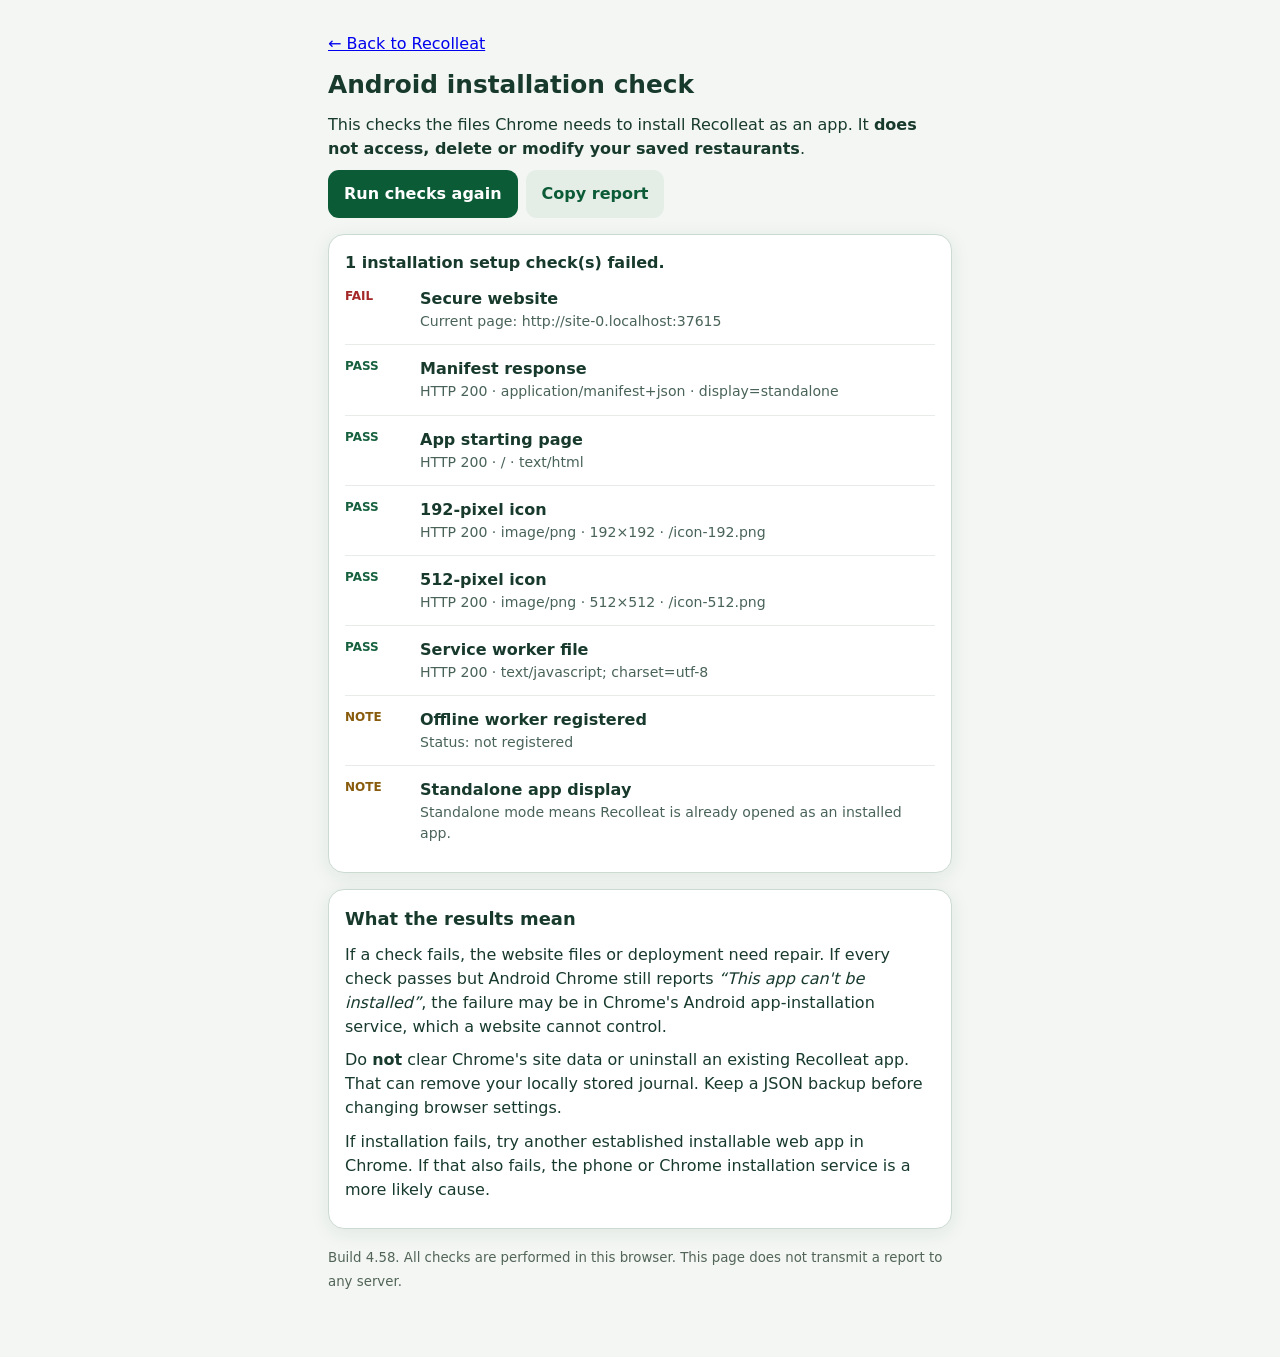
<file: install-check.html>
<!DOCTYPE html>
<html lang="en"><head><meta charset="utf-8"><meta name="viewport" content="width=device-width, initial-scale=1"><title>Recolleat — Android installation check</title>
<meta name="theme-color" content="#0b5b37"><style>
:root{font-family:system-ui,-apple-system,BlinkMacSystemFont,"Segoe UI",sans-serif;color-scheme:light dark}*{box-sizing:border-box}
body{background:#f3f6f3;color:#183a2d;margin:0;line-height:1.5}main{max-width:660px;padding:22px 18px 55px;margin:auto}
h1{font-size:1.55rem;margin:10px 0}p{margin:.6em 0}small{color:#526458}.panel{background:white;border-radius:16px;border:1px solid #cbdad2;padding:16px;margin:16px 0;box-shadow:0 4px 20px #163d2214}
.result{display:flex;gap:10px;padding:12px 0;border-bottom:1px solid #e7ece9;align-items:start}.result:last-child{border:0}
.status{flex:0 0 65px;font-size:12px;font-weight:800;text-transform:uppercase;color:#17613f}.status.fail{color:#a52929}.status.warn{color:#885b0d}
.detail{overflow-wrap:anywhere;font-size:.88rem;color:#496358}strong{color:#183a2d}
button,a.action{border:0;background:#0b5b37;color:#fff;padding:12px 16px;border-radius:11px;cursor:pointer;font:inherit;font-weight:650;text-decoration:none;display:inline-block}button.secondary{background:#e5ede7;color:#0b5b37}
.actions{display:flex;gap:8px;flex-wrap:wrap}code{overflow-wrap:anywhere;background:#eef2ee;padding:1px 4px;border-radius:3px}
@media(prefers-color-scheme:dark){body{background:#10251d;color:#e4f5ea}.panel{background:#173126;border-color:#416454}.detail,small{color:#b3c9ba}.result{border-color:#345643}strong{color:#f0fff4}.status{color:#7bdbab}.status.fail{color:#ff8787}.status.warn{color:#ffcd71}.secondary{color:#103924}}
</style></head><body><main><p><a href="./">← Back to Recolleat</a></p><h1>Android installation check</h1>
<p>This checks the files Chrome needs to install Recolleat as an app. It <b>does not access, delete or modify your saved restaurants</b>.</p>
<div class="actions"><button id="run" type="button">Run checks again</button><button id="copy" class="secondary" type="button">Copy report</button></div>
<section class="panel" aria-live="polite"><strong id="summary">Checking installation setup…</strong><div id="results"></div></section>
<div class="panel"><h2 style="font-size:1.12rem;margin:0 0 8px">What the results mean</h2>
<p>If a check fails, the website files or deployment need repair. If every check passes but Android Chrome still reports <em>“This app can't be installed”</em>, the failure may be in Chrome's Android app-installation service, which a website cannot control.</p>
<p>Do <b>not</b> clear Chrome's site data or uninstall an existing Recolleat app. That can remove your locally stored journal. Keep a JSON backup before changing browser settings.</p>
<p>If installation fails, try another established installable web app in Chrome. If that also fails, the phone or Chrome installation service is a more likely cause.</p></div>
<p><small>Build 4.58. All checks are performed in this browser. This page does not transmit a report to any server.</small></p>
</main><script>
(function(){'use strict';
 const rows=[];const results=document.getElementById('results'),summary=document.getElementById('summary');
 const add=(label,ok,detail,kind)=>{rows.push({label,status:kind||(ok?'PASS':'FAIL'),detail}); const row=document.createElement('div');row.className='result'; const badge=document.createElement('div');badge.className='status '+(ok?'':kind==='NOTE'?'warn':'fail');badge.textContent=kind||(ok?'PASS':'FAIL');const content=document.createElement('div'),title=document.createElement('strong'),description=document.createElement('div');title.textContent=label;description.className='detail';description.textContent=detail;content.append(title,description);row.append(badge,content);results.append(row)};
 const retrieve=async (url)=>{let res=await fetch(url,{cache:'no-store'});return res};
 async function check(){results.replaceChildren();rows.length=0;summary.textContent='Running checks…';
 add('Secure website',location.protocol==='https:','Current page: '+location.origin);
 let manifest=null;
 try{
   const r=await retrieve('/manifest.webmanifest?install-check='+Date.now());const type=r.headers.get('content-type')||'(none)';
   if(!r.ok)throw Error('HTTP '+r.status);
   manifest=await r.json();
   const ok=/json|manifest/.test(type)&&manifest.name&&manifest.start_url&&manifest.scope&&['standalone','fullscreen','minimal-ui'].includes(manifest.display);
   add('Manifest response',Boolean(ok),'HTTP '+r.status+' · '+type+' · display='+String(manifest.display));
 }catch(e){add('Manifest response',false,String(e))}
 if(manifest){
  let startUrl;try{startUrl=new URL(manifest.start_url,location.origin);const r=await retrieve(startUrl.href);add('App starting page',r.ok&&r.headers.get('content-type')?.includes('text/html'),'HTTP '+r.status+' · '+startUrl.pathname+' · '+r.headers.get('content-type'));}catch(e){add('App starting page',false,String(e))}
  const icons=Array.isArray(manifest.icons)?manifest.icons:[];
  for(const size of [192,512]){
   const icon=icons.find(x=>x.sizes?.includes(String(size)+'x'+String(size))&&(!x.purpose||x.purpose.includes('any')));
   if(!icon){add(size+'-pixel icon',false,'Not declared in manifest');continue}
   try{const url=new URL(icon.src,location.origin);url.searchParams.set('install-check',String(Date.now()));const r=await retrieve(url.href);const type=r.headers.get('content-type')||'(none)';const blob=await r.blob();
    let width=0,height=0;try{const bitmap=await createImageBitmap(blob);width=bitmap.width;height=bitmap.height;bitmap.close()}catch{}
    add(size+'-pixel icon',r.ok&&/image\//.test(type)&&width===size&&height===size,'HTTP '+r.status+' · '+type+' · '+width+'×'+height+' · '+url.pathname);
   }catch(e){add(size+'-pixel icon',false,String(e))}
  }
 }
 try{const r=await retrieve('/service-worker.js?install-check='+Date.now());add('Service worker file',r.ok&&/javascript|ecmascript/.test(r.headers.get('content-type')||''),'HTTP '+r.status+' · '+r.headers.get('content-type'))}catch(e){add('Service worker file',false,String(e))}
 if('serviceWorker' in navigator){try{const reg=await navigator.serviceWorker.getRegistration('/');add('Offline worker registered',Boolean(reg&&reg.active),'Status: '+(reg?.active?.state||'not registered'),!reg?'NOTE':undefined)}catch(e){add('Offline worker registered',false,String(e))}}else add('Offline worker registered',false,'Not supported by this browser');
 add('Standalone app display',matchMedia('(display-mode: standalone)').matches,'Standalone mode means Recolleat is already opened as an installed app.','NOTE');
 const fails=rows.filter(x=>x.status==='FAIL').length;summary.textContent=fails?fails+' installation setup check(s) failed.':'No failures detected in the web app files. Android installation still needs a device-level test.';
 }
 document.getElementById('run').addEventListener('click',check);
 document.getElementById('copy').addEventListener('click',async()=>{const text='Recolleat installation check (Build 4.58)\n'+rows.map(r=>r.status+' | '+r.label+': '+r.detail).join('\n');try{await navigator.clipboard.writeText(text);alert('Report copied.')}catch{prompt('Copy report:',text)}});
 check();
})();
</script></body></html>
</file>
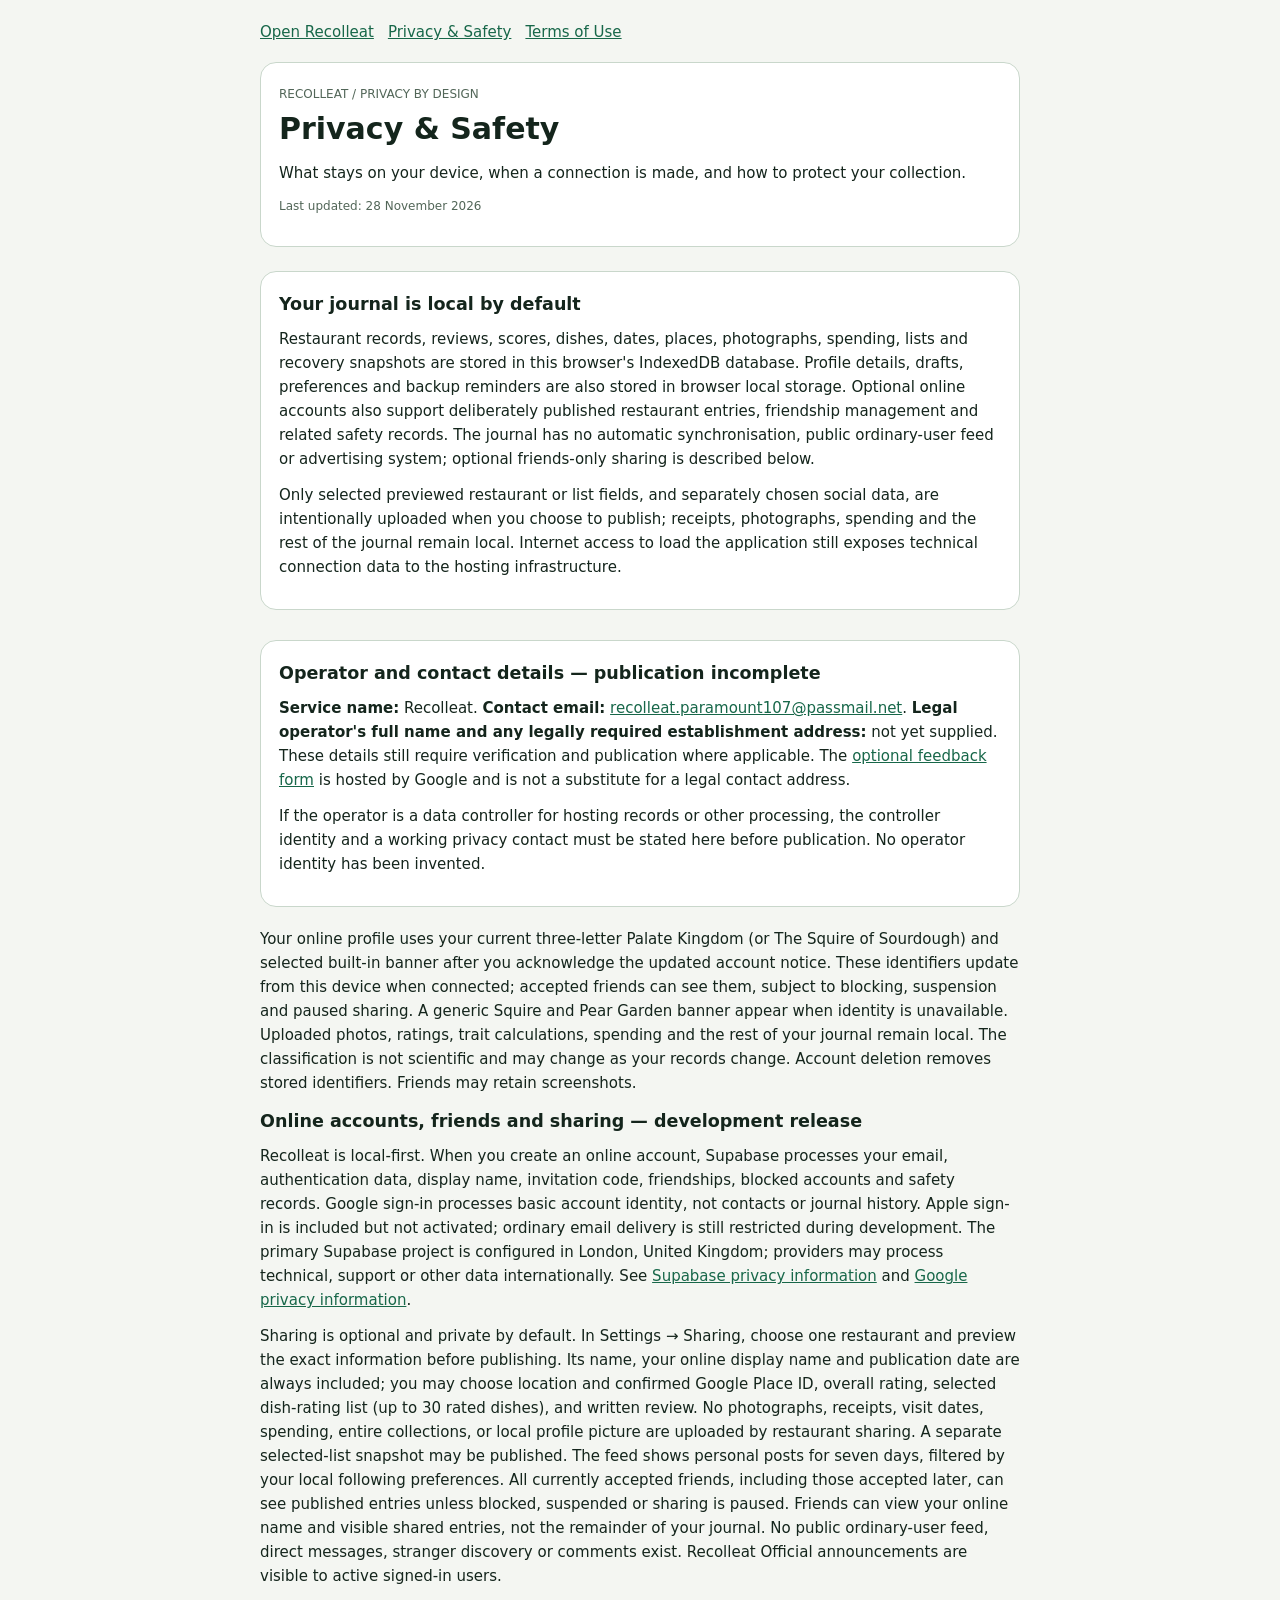
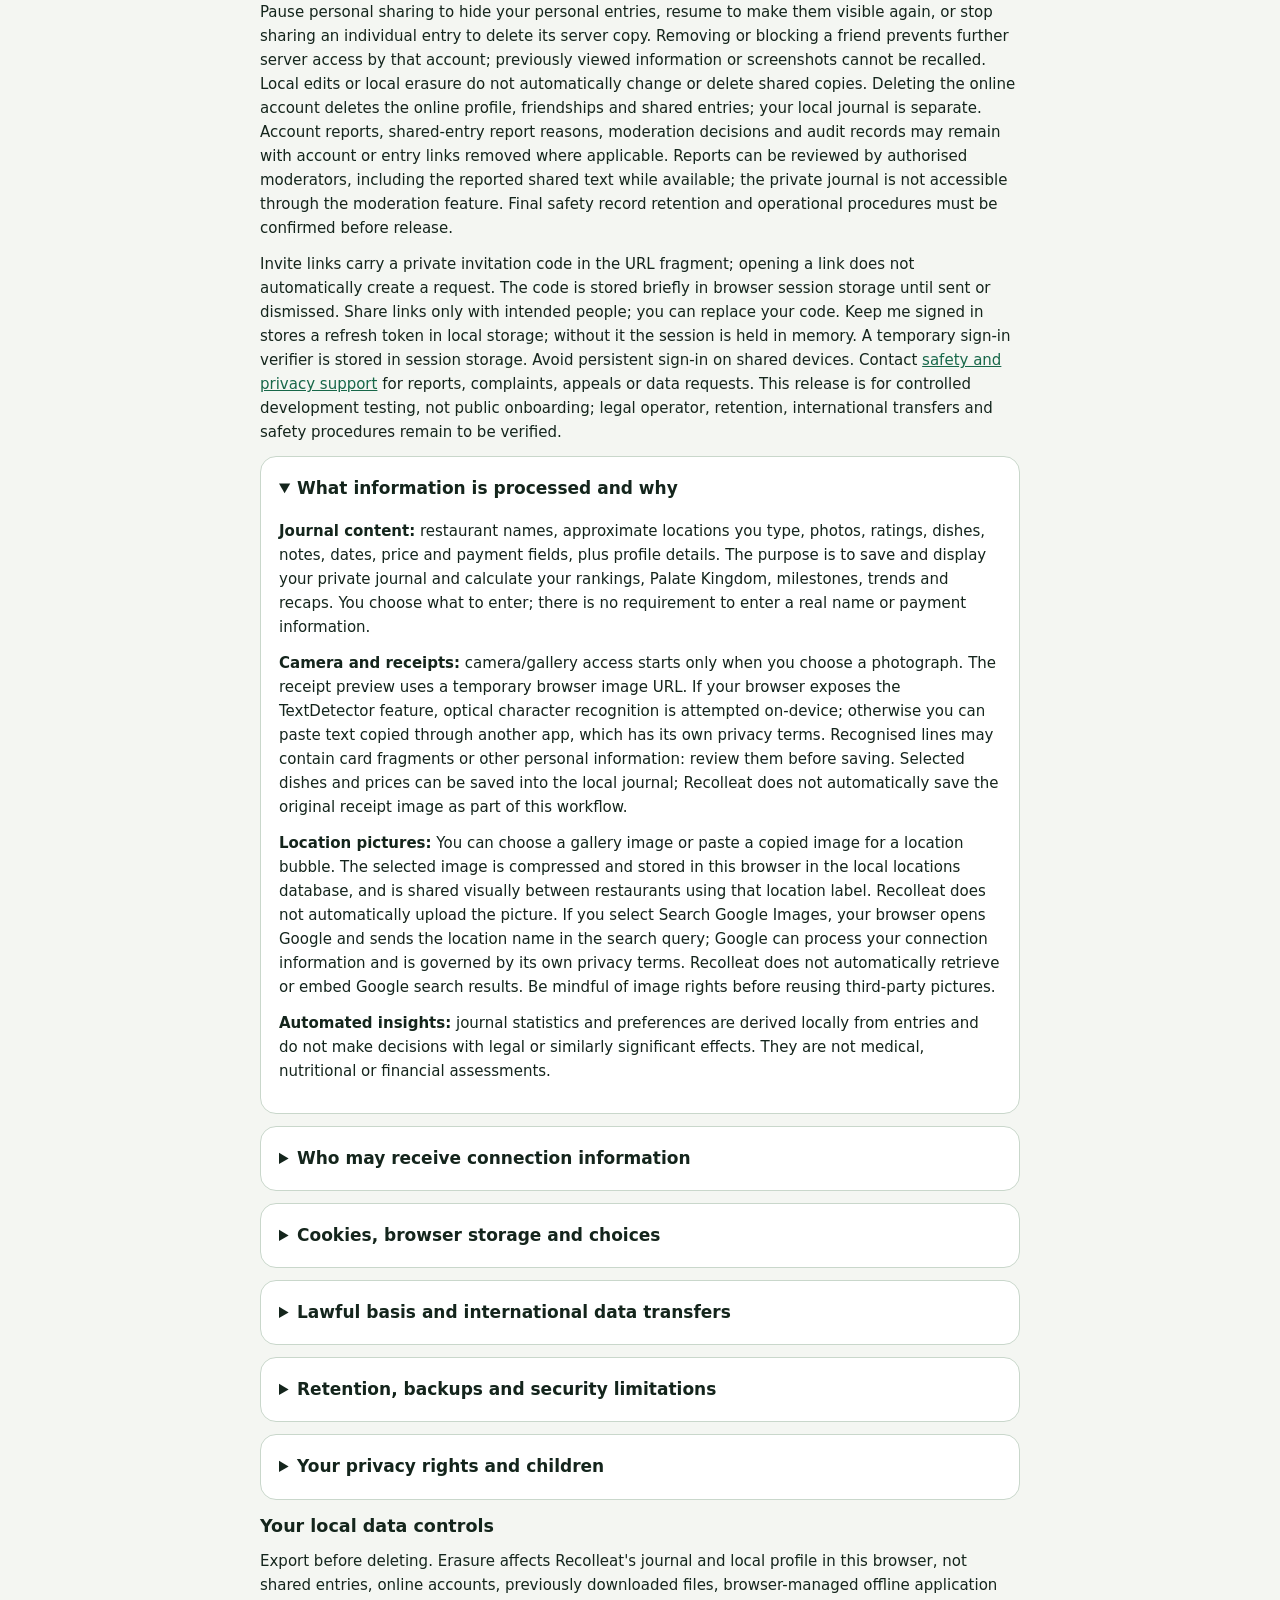
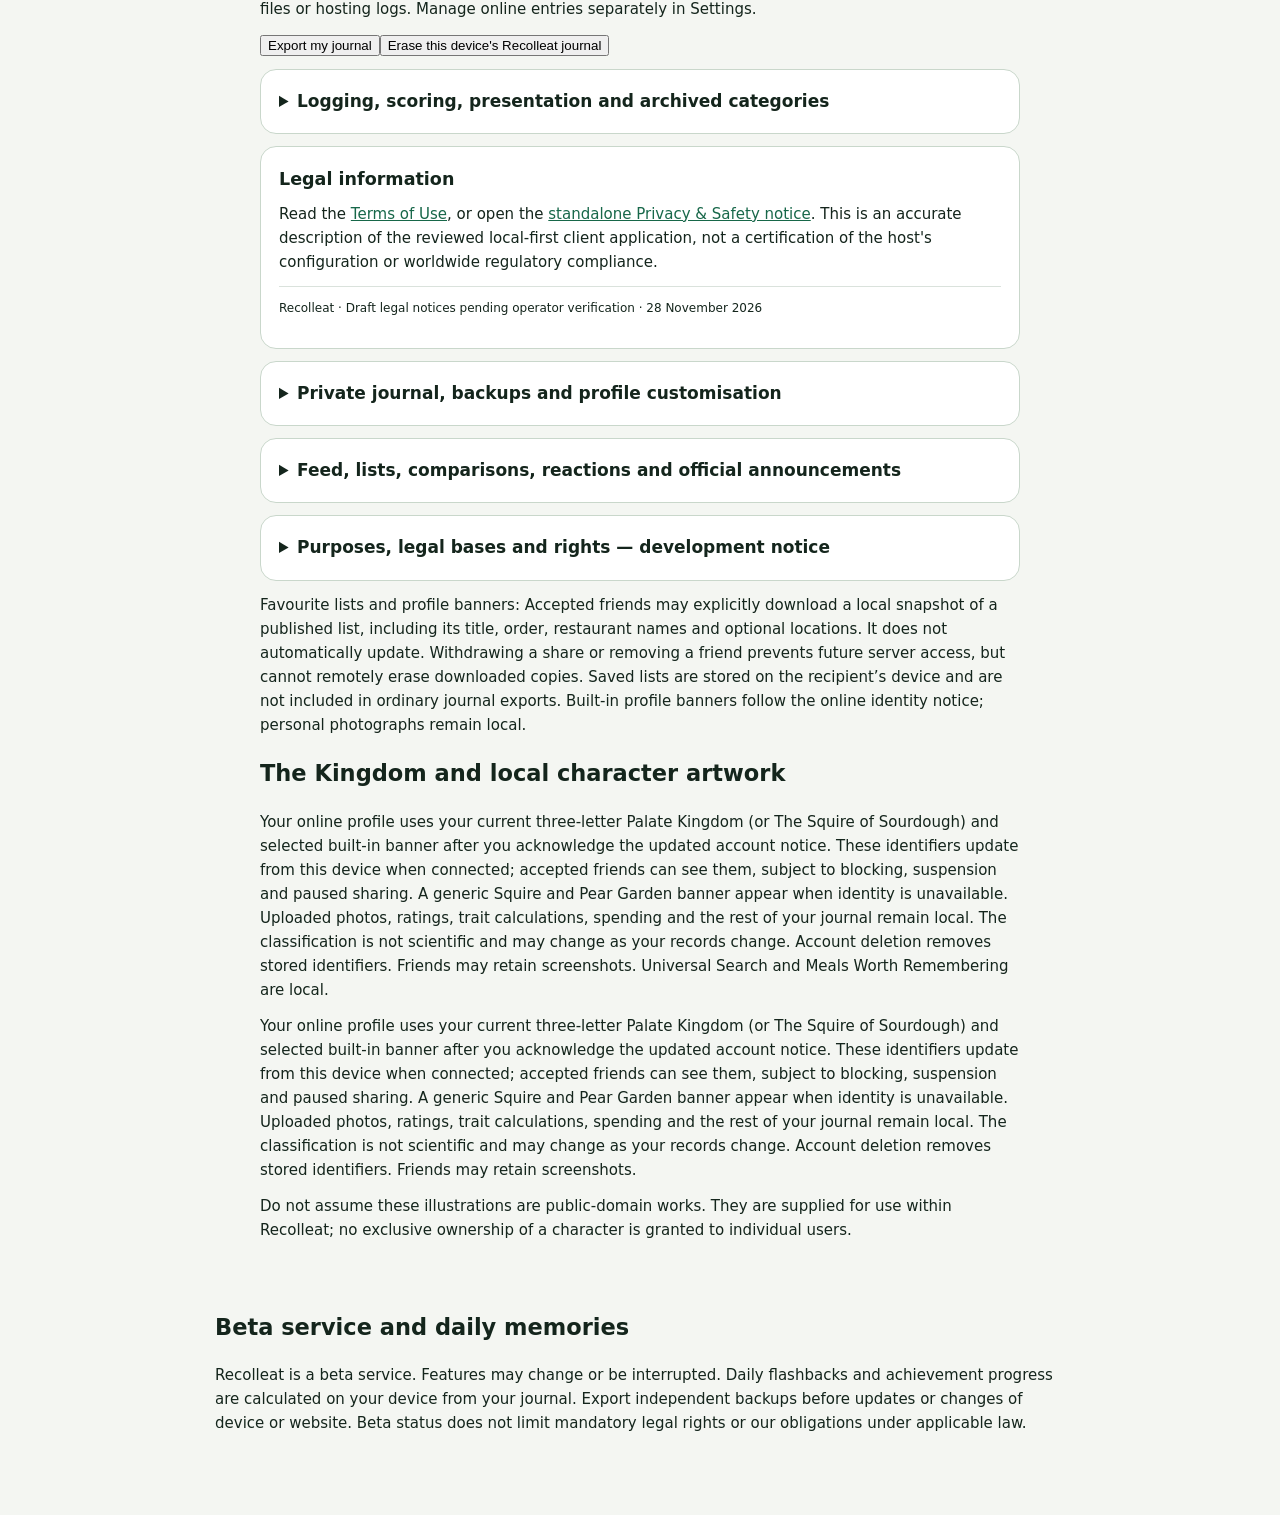
<file: privacy.html>
<!DOCTYPE html>

<html lang="en"><head><meta charset="utf-8"/><meta content="width=device-width,initial-scale=1" name="viewport"/><title>Privacy &amp; Safety · Recolleat</title><meta content="Recolleat Privacy &amp; Safety notice, updated 28 November 2026" name="description"/><style>body{background:#f4f6f2;color:#14251c;font:15px/1.6 system-ui,Arial,sans-serif;margin:0;padding:20px}main{max-width:760px;margin:auto}nav{margin:0 0 18px;display:flex;flex-wrap:wrap;gap:14px}a{color:#176749}.privacy-hero,.privacy-panel,.reco-legal-details,.privacy-notes{border:1px solid #c9d7cb;border-radius:16px;background:white;padding:18px;margin:12px 0}.privacy-hero h2{font-size:30px;margin:0}.privacy-eyebrow,.legal-updated{font-size:12px;color:#526658}.reco-legal-details summary{cursor:pointer;font-weight:bold;font-size:17px}.reco-legal-details div{padding-top:8px}p{margin:8px 0 12px}.privacy-about{border-top:1px solid #dae2dc;padding-top:12px;font-size:12px}.privacy-grid{display:grid;gap:6px}strong{font-weight:700}h3{margin:0 0 9px}@media(max-width:600px){body{padding:12px}}</style></head><body><main><nav aria-label="Legal and app links"><a href="./">Open Recolleat</a><a href="./privacy.html">Privacy &amp; Safety</a><a href="./terms.html">Terms of Use</a></nav><section class="privacy-page">
<div class="privacy-hero"><span class="privacy-eyebrow">RECOLLEAT / PRIVACY BY DESIGN</span><h2>Privacy &amp; Safety</h2><p>What stays on your device, when a connection is made, and how to protect your collection.</p><p class="legal-updated">Last updated: 28 November 2026</p></div>
<div class="privacy-grid">
<article class="privacy-panel"><h3>Your journal is local by default</h3><p>Restaurant records, reviews, scores, dishes, dates, places, photographs, spending, lists and recovery snapshots are stored in this browser's IndexedDB database. Profile details, drafts, preferences and backup reminders are also stored in browser local storage. Optional online accounts also support deliberately published restaurant entries, friendship management and related safety records. The journal has no automatic synchronisation, public ordinary-user feed or advertising system; optional friends-only sharing is described below.</p><p>Only selected previewed restaurant or list fields, and separately chosen social data, are intentionally uploaded when you choose to publish; receipts, photographs, spending and the rest of the journal remain local. Internet access to load the application still exposes technical connection data to the hosting infrastructure.</p></article>
<article class="privacy-panel"><h3>Operator and contact details — publication incomplete</h3><p><strong>Service name:</strong> Recolleat. <strong>Contact email:</strong> <a href="mailto:recolleat.paramount107@passmail.net">recolleat.paramount107@passmail.net</a>. <strong>Legal operator's full name and any legally required establishment address:</strong> not yet supplied. These details still require verification and publication where applicable. The <a href="https://docs.google.com/forms/d/e/1FAIpQLSc80f1pmRXgORQmy2X1wp_xggGetlXv198ZbsZZzsvX1XhyzA/viewform?usp=publish-editor" rel="noopener noreferrer" target="_blank">optional feedback form</a> is hosted by Google and is not a substitute for a legal contact address.</p><p>If the operator is a data controller for hosting records or other processing, the controller identity and a working privacy contact must be stated here before publication. No operator identity has been invented.</p></article>
</div>
<div class="reco-account-legal"><p>Your online profile uses your current three-letter Palate Kingdom (or The Squire of Sourdough) and selected built-in banner after you acknowledge the updated account notice. These identifiers update from this device when connected; accepted friends can see them, subject to blocking, suspension and paused sharing. A generic Squire and Pear Garden banner appear when identity is unavailable. Uploaded photos, ratings, trait calculations, spending and the rest of your journal remain local. The classification is not scientific and may change as your records change. Account deletion removes stored identifiers. Friends may retain screenshots.</p><h3>Online accounts, friends and sharing — development release</h3><p>Recolleat is local-first. When you create an online account, Supabase processes your email, authentication data, display name, invitation code, friendships, blocked accounts and safety records. Google sign-in processes basic account identity, not contacts or journal history. Apple sign-in is included but not activated; ordinary email delivery is still restricted during development. The primary Supabase project is configured in London, United Kingdom; providers may process technical, support or other data internationally. See <a href="https://supabase.com/privacy">Supabase privacy information</a> and <a href="https://policies.google.com/privacy">Google privacy information</a>.</p><p>Sharing is optional and private by default. In Settings → Sharing, choose one restaurant and preview the exact information before publishing. Its name, your online display name and publication date are always included; you may choose location and confirmed Google Place ID, overall rating, selected dish-rating list (up to 30 rated dishes), and written review. No photographs, receipts, visit dates, spending, entire collections, or local profile picture are uploaded by restaurant sharing. A separate selected-list snapshot may be published. The feed shows personal posts for seven days, filtered by your local following preferences. All currently accepted friends, including those accepted later, can see published entries unless blocked, suspended or sharing is paused. Friends can view your online name and visible shared entries, not the remainder of your journal. No public ordinary-user feed, direct messages, stranger discovery or comments exist. Recolleat Official announcements are visible to active signed-in users.</p><p>Pause personal sharing to hide your personal entries, resume to make them visible again, or stop sharing an individual entry to delete its server copy. Removing or blocking a friend prevents further server access by that account; previously viewed information or screenshots cannot be recalled. Local edits or local erasure do not automatically change or delete shared copies. Deleting the online account deletes the online profile, friendships and shared entries; your local journal is separate. Account reports, shared-entry report reasons, moderation decisions and audit records may remain with account or entry links removed where applicable. Reports can be reviewed by authorised moderators, including the reported shared text while available; the private journal is not accessible through the moderation feature. Final safety record retention and operational procedures must be confirmed before release.</p><p>Invite links carry a private invitation code in the URL fragment; opening a link does not automatically create a request. The code is stored briefly in browser session storage until sent or dismissed. Share links only with intended people; you can replace your code. Keep me signed in stores a refresh token in local storage; without it the session is held in memory. A temporary sign-in verifier is stored in session storage. Avoid persistent sign-in on shared devices. Contact <a href="mailto:recolleat.paramount107@passmail.net">safety and privacy support</a> for reports, complaints, appeals or data requests. This release is for controlled development testing, not public onboarding; legal operator, retention, international transfers and safety procedures remain to be verified.</p></div><details class="reco-legal-details" open=""><summary>What information is processed and why</summary><div><p><strong>Journal content:</strong> restaurant names, approximate locations you type, photos, ratings, dishes, notes, dates, price and payment fields, plus profile details. The purpose is to save and display your private journal and calculate your rankings, Palate Kingdom, milestones, trends and recaps. You choose what to enter; there is no requirement to enter a real name or payment information.</p><p><strong>Camera and receipts:</strong> camera/gallery access starts only when you choose a photograph. The receipt preview uses a temporary browser image URL. If your browser exposes the TextDetector feature, optical character recognition is attempted on-device; otherwise you can paste text copied through another app, which has its own privacy terms. Recognised lines may contain card fragments or other personal information: review them before saving. Selected dishes and prices can be saved into the local journal; Recolleat does not automatically save the original receipt image as part of this workflow.</p><p><strong>Location pictures:</strong> You can choose a gallery image or paste a copied image for a location bubble. The selected image is compressed and stored in this browser in the local locations database, and is shared visually between restaurants using that location label. Recolleat does not automatically upload the picture. If you select Search Google Images, your browser opens Google and sends the location name in the search query; Google can process your connection information and is governed by its own privacy terms. Recolleat does not automatically retrieve or embed Google search results. Be mindful of image rights before reusing third-party pictures.</p><p><strong>Automated insights:</strong> journal statistics and preferences are derived locally from entries and do not make decisions with legal or similarly significant effects. They are not medical, nutritional or financial assessments.</p></div></details>
<details class="reco-legal-details"><summary>Who may receive connection information</summary><div><p>Optional Google restaurant matching sends the search phrase and connection information to Google Maps when you explicitly search. Only the confirmed Google Place ID is retained in your local journal; other search results are not saved. You may deliberately include the identifier in a shared entry. Matching is currently disabled until configured. See <a href="https://policies.google.com/privacy" rel="noopener noreferrer" target="_blank">Google Privacy Policy</a> and <a href="https://maps.google.com/help/terms_maps/" rel="noopener noreferrer" target="_blank">Google Maps terms</a>.</p><p><strong>Optional restaurant discovery:</strong> searching your saved journal is local. If you choose Search Google Maps, Google receives the search text and normal connection information. Recolleat does not request your precise location or send the journal to Google. Google’s own settings and privacy notice govern the external Maps service.</p><p><strong>Website hosting:</strong> this edition is deployed on a Cloudflare Workers-hosted address. Cloudflare and network intermediaries can receive technical connection information, such as Internet Protocol addresses, request metadata and security logs, when the site is accessed. Whether the account enables additional analytics, the exact retention period, subprocessors and international transfer safeguards must be confirmed by the site operator.</p><p><strong>Optional Google Fonts:</strong> no Google Fonts request is made by default in this release. If you explicitly enable it below, your browser requests font resources from Google; Google can receive connection information such as your Internet Protocol address. You may disable subsequent font requests in the app’s Privacy &amp; Safety settings at any time. Disabling this setting does not retract any network request already completed.</p><p><strong>Feedback:</strong> selecting the external Google Forms feedback link takes you to a third-party site. Information you submit there is handled under Google's policies and the form owner's arrangements. No restaurant or journal data is sent there automatically.</p><p>Recolleat has no advertising identifiers or marketing email collection in this release (account email is used for authentication, not marketing). Optional Google Place ID matching is disabled until configured. The feed contains deliberately published personal entries and separately labelled official announcements. This is based on the distributed application code; hosting/account configurations must be checked separately.</p></div></details>
<details class="reco-legal-details"><summary>Cookies, browser storage and choices</summary><div><p>Recolleat uses IndexedDB, local storage, a service worker and Cache Storage to run your requested offline journal, retain edits, remember appearance settings and keep the application available offline. Local storage also records your optional font and following preferences and, if enabled, the account refresh token. Session storage retains a temporary authentication verifier and pending invite. The app does not create advertising or analytics cookies. We have not verified whether the hosting platform adds its own cookies or other tracking technologies.</p><p>Under United Kingdom rules, browser storage is also a storage-and-access technology; it does not have to be called a cookie to be regulated. Functionally necessary storage and qualifying appearance preferences may rely on relevant exceptions; other non-exempt technologies require appropriate choice or consent.</p></div></details>
<details class="reco-legal-details"><summary>Lawful basis and international data transfers</summary><div><p>For processing for which the operator is a controller and United Kingdom data protection law applies, the proposed assessment is: providing user-requested journal functionality may rely on performance of a contract (Article 6(1)(b)); necessary site operation and protection against abuse may rely on legitimate interests (Article 6(1)(f), subject to a balancing assessment); optional Google Fonts requests are made only following your affirmative choice (consent, Article 6(1)(a), where applicable). Account authentication and requested friends-only publishing are proposed as necessary to deliver the optional service; abuse handling and safety moderation require a documented lawful basis and balancing assessment where applicable. Deliberate publication is a user control, not a blanket consent to unrelated processing. These bases require a final assessment by the identified operator and are not a verified representation of Cloudflare's own processing.</p><p>Technical data may be transferred outside the United Kingdom depending on hosting and optional third-party services. The specific destinations, adequacy arrangements and appropriate safeguards have not been confirmed. These must be documented by the operator before a compliant public launch. No automated profiling is used to make legally significant decisions.</p></div></details>
<details class="reco-legal-details"><summary>Retention, backups and security limitations</summary><div><p>Journal data remains in this browser until you edit or delete it, clear site storage or lose access to that browser profile. A local recovery point resides on the same device and is <strong>not</strong> an off-device backup. The JSON export can contain your full journal, photographs, profile and spending information. <strong>Exported JSON is not encrypted by Recolleat</strong>; protect it, especially on shared devices, email and cloud drives.</p><p>Clearing app storage or uninstalling an installed web app can remove entries permanently. Export regularly and verify the downloaded file separately. Backups stored outside the app and any hosting logs are not deleted by Recolleat's local erase function. Hosting log retention remains unverified pending an operator-level review.</p><p>Camera/photo permissions are governed by your browser and device. Local storage is not guaranteed to be private from someone who can access your unlocked device or browser profile. Avoid recording payment card details and personal data about other people unless appropriate.</p></div></details>
<details class="reco-legal-details"><summary>Your privacy rights and children</summary><div><p>You can access, correct, export and erase journal entries using the app. Where data protection law applies to processing by an identified controller, other rights may include access, correction, restriction, erasure, portability, objection and withdrawal of consent, depending on the lawful basis and circumstances. <strong>Your right to object to processing based on legitimate interests</strong> can be exercised by contacting the controller using the published contact email. You can turn off optional Google Fonts in the app's Privacy &amp; Safety settings. The operator must also provide a working data-protection complaints channel, acknowledge complaints within 30 days, investigate and explain the outcome, as required by the law effective June 2026. Send privacy requests or complaints to <a href="mailto:recolleat.paramount107@passmail.net">recolleat.paramount107@passmail.net</a>. The operator must maintain an effective response procedure and complete any remaining legally required identity disclosures.</p><p>You may complain to the United Kingdom <a href="https://ico.org.uk/make-a-complaint/" rel="noopener noreferrer" target="_blank">Information Commissioner's Office</a>. Recolleat is not specifically designed for children. Access is not age-verified. If children are likely to use this service, the operator must assess and satisfy the applicable Children's code obligations before launch.</p></div></details>
<div class="privacy-controls">
<h3>Your local data controls</h3><p>Export before deleting. Erasure affects Recolleat's journal and local profile in this browser, not shared entries, online accounts, previously downloaded files, browser-managed offline application files or hosting logs. Manage online entries separately in Settings.</p>
<div class="privacy-actions"><button class="primary" id="privacyExport" type="button">Export my journal</button><button class="danger-outline" id="privacyErase" type="button">Erase this device's Recolleat journal</button></div>
<p aria-live="polite" class="privacy-status" id="privacyStatus" role="status"></p>
</div>
<details class="reco-legal-details"><summary>Logging, scoring, presentation and archived categories</summary><div><p>Recolleat records a restaurant and visit together when you use Add. A food rating is required for completed Quick Log entries. Optional dish names, dish scores, photographs and a meal value (the value of food and drink attributable to you, not the whole table) are stored locally. The “Someone paid for my meal” choice records that you personally paid £0; otherwise personal payment is entered separately and may be unknown. This is an estimate, not a bank-verified transaction. Older visit entries with distinct personal-payment amounts are retained unless their meal value or payment status is changed.</p><p>Scoring weights and the cuisine ranking method (mean or median grand-list position) are saved in local preferences and included in new exported backups. Both options calculate on the device and are applied to displayed restaurant or cuisine rankings, respectively. Changing them recalculates displayed rankings but does not rewrite original food, value or service ratings. Older dish category information remains in existing records and backups for compatibility even though category books and category-entry controls are hidden. Graph data is not separately uploaded.</p><p>Photographs selected while adding a visit or dish are processed on-device into journal media and may be included in exported backups. My Profile displays any locally saved profile picture; it does not upload that picture. Optional accounts store identity, friend connections and explicitly shared text or ratings separately; there is no automatic journal cloud synchronisation or external journal image upload.</p></div></details>
<div class="privacy-notes"><h3>Legal information</h3><p>Read the <a href="./terms.html">Terms of Use</a>, or open the <a href="./privacy.html">standalone Privacy &amp; Safety notice</a>. This is an accurate description of the reviewed local-first client application, not a certification of the host's configuration or worldwide regulatory compliance.</p><p class="privacy-about">Recolleat · Draft legal notices pending operator verification · 28 November 2026</p></div></section><details class="reco-legal-details"><summary>Private journal, backups and profile customisation</summary><div><p>For privacy, the journal, visit history, photographs, wishlist, restaurant groups, list membership and ranking preferences are stored in your browser rather than synchronised to a Recolleat account. The local display name, picture and unlocked banner selection also stay on this device. The banner illustrations are bundled with the application; they do not request external images. Unvisited wishlist items are not included in visited-restaurant rankings. A restaurant's optional visit-mean food score uses only recorded rated visits, not an assumed rating for each visit; group ratings average the saved branch scores. The annual recap is calculated locally.</p><p>You are responsible for exporting and keeping independent backups. A backup indicator records when an export was prepared and detects some subsequent changes; it cannot verify that the download was saved, intact or safely retained. An undo action for the most recent restaurant deletion is available during the current page session; it is not a permanent backup. Recovery snapshots are also local. Exports include private data, including local profile and wishlist, and are not encrypted by Recolleat. Keep them somewhere secure. A device loss, cleared site data, browser storage eviction or change of website origin can make local data inaccessible. Recolleat aims to support reliable export, import and recovery but cannot guarantee browser storage availability or restore a journal that it does not possess.</p></div></details><details class="reco-legal-details"><summary>Feed, lists, comparisons, reactions and official announcements</summary><div><p>Accepted friends may view deliberately published restaurant snapshots and Palate Kingdoms, subject to blocking, suspension and your sharing settings. The Home and Friends feeds show followed friends’ personal posts for seven days, with separate official announcements. The For You feed is ranked locally; seen-post identifiers and following choices remain on the device. Ordinary accounts are not searchable public profiles. There are no comments, private messages, stranger recommendations or shared photographs in this build.</p><p>When publishing a restaurant, the title, online display name and publication time are included; optional details are selected and previewed. You may publish an overall rating when available, raw food score, rated dishes, written review and separately selected location and confirmed Google Place ID. Comparing ratings sends a matched Place ID to Supabase and retrieves the latest voluntarily published raw food score for that branch from each eligible friend. Your private local score is compared on your device; it is not sent by the comparison action. Older posts without a raw food score are not treated as comparable. A selected list post includes its title, ranked or unranked state, restaurant names and order, and optional locations. It is a snapshot, not an upload of the underlying collection; subsequent local edits do not update the post. A friend-view preview shows what your personal published snapshots and published Palate Kingdom would look like to an accepted friend, without exposing your journal or uploading it.</p><p>Likes are stored in Supabase as a post identifier, reacting account identifier and timestamp, with one reaction per account per post. Eligible viewers can see counts and their own reaction; names of other people who reacted are not displayed by this interface. Unlike removes the reaction where access is available. Counts exclude reactions from accounts that no longer have current access. Posting and reaction activity may be logged for safety and abuse limits. Deleting a post or reacting account removes its linked reactions. Removing a friend or blocking prevents subsequent access to ordinary friend posts; it cannot erase information already seen or copied. Reactions from a formerly eligible viewer can remain in storage until deletion or unlike and may become visible in counts if access is restored.</p><p>Official announcements are separately authorised and can be visible to signed-in, active verified accounts, even if they are not friends of the publisher. They are not a publication of the operator's private journal. Pausing personal sharing does not pause official announcements. You can report official posts through the report control. Only a separately authorised publishing role can create them; moderation access is granted separately. No advertising or marketing profiles are introduced by these features.</p><p>Reports may include the reported post, reason, account and timestamps; authorised moderators may review the reported snapshot, resolve reports or hide posts. Online account deletion removes that account's profile, relationships, published content and reactions through database relations; retained safety and audit records may have account links removed. Retention limits and provider backup expiry remain release prerequisites. Local deletion does not delete previously published snapshots; use Stop sharing or account deletion for online copies. Even when content is removed, screenshots, downloaded copies, and provider backups or legally required records may remain. No screenshot or copying prevention can be guaranteed.</p></div></details><details class="reco-legal-details"><summary>Purposes, legal bases and rights — development notice</summary><div><p>We propose to rely on performance of the requested account and sharing service where necessary to provide those features, and legitimate interests in securing the service, detecting abuse, and handling reports and complaints, subject to an assessment balancing these interests with individuals' rights. Where a legal obligation applies, related processing may be necessary to comply with it. The deliberate Publish action is a visibility choice; it is not a blanket consent to unrelated uses. Optional nonessential storage or tracking requires an appropriate legal basis and, where applicable, consent. No behavioural advertising has been implemented. The final controller identity, legal bases, retention schedule, provider agreements, international transfer safeguards and children's access assessment must be confirmed before public release. You may contact the privacy address to request access, correction, erasure, restriction, objection where applicable or portability. You may complain to the Information Commissioner's Office. Do not include passwords or unnecessary sensitive information in a support request.</p></div></details>
<p>Favourite lists and profile banners: Accepted friends may explicitly download a local snapshot of a published list, including its title, order, restaurant names and optional locations. It does not automatically update. Withdrawing a share or removing a friend prevents future server access, but cannot remotely erase downloaded copies. Saved lists are stored on the recipient’s device and are not included in ordinary journal exports. Built-in profile banners follow the online identity notice; personal photographs remain local.</p><section><h2>The Kingdom and local character artwork</h2><p>Your online profile uses your current three-letter Palate Kingdom (or The Squire of Sourdough) and selected built-in banner after you acknowledge the updated account notice. These identifiers update from this device when connected; accepted friends can see them, subject to blocking, suspension and paused sharing. A generic Squire and Pear Garden banner appear when identity is unavailable. Uploaded photos, ratings, trait calculations, spending and the rest of your journal remain local. The classification is not scientific and may change as your records change. Account deletion removes stored identifiers. Friends may retain screenshots. Universal Search and Meals Worth Remembering are local.</p><p>Your online profile uses your current three-letter Palate Kingdom (or The Squire of Sourdough) and selected built-in banner after you acknowledge the updated account notice. These identifiers update from this device when connected; accepted friends can see them, subject to blocking, suspension and paused sharing. A generic Squire and Pear Garden banner appear when identity is unavailable. Uploaded photos, ratings, trait calculations, spending and the rest of your journal remain local. The classification is not scientific and may change as your records change. Account deletion removes stored identifiers. Friends may retain screenshots.</p><p>Do not assume these illustrations are public-domain works. They are supplied for use within Recolleat; no exclusive ownership of a character is granted to individual users.</p></section></main><section style="max-width:850px;margin:2rem auto;padding:1rem"><h2>Beta service and daily memories</h2><p>Recolleat is a beta service. Features may change or be interrupted. Daily flashbacks and achievement progress are calculated on your device from your journal. Export independent backups before updates or changes of device or website. Beta status does not limit mandatory legal rights or our obligations under applicable law.</p></section></body></html>
</file>
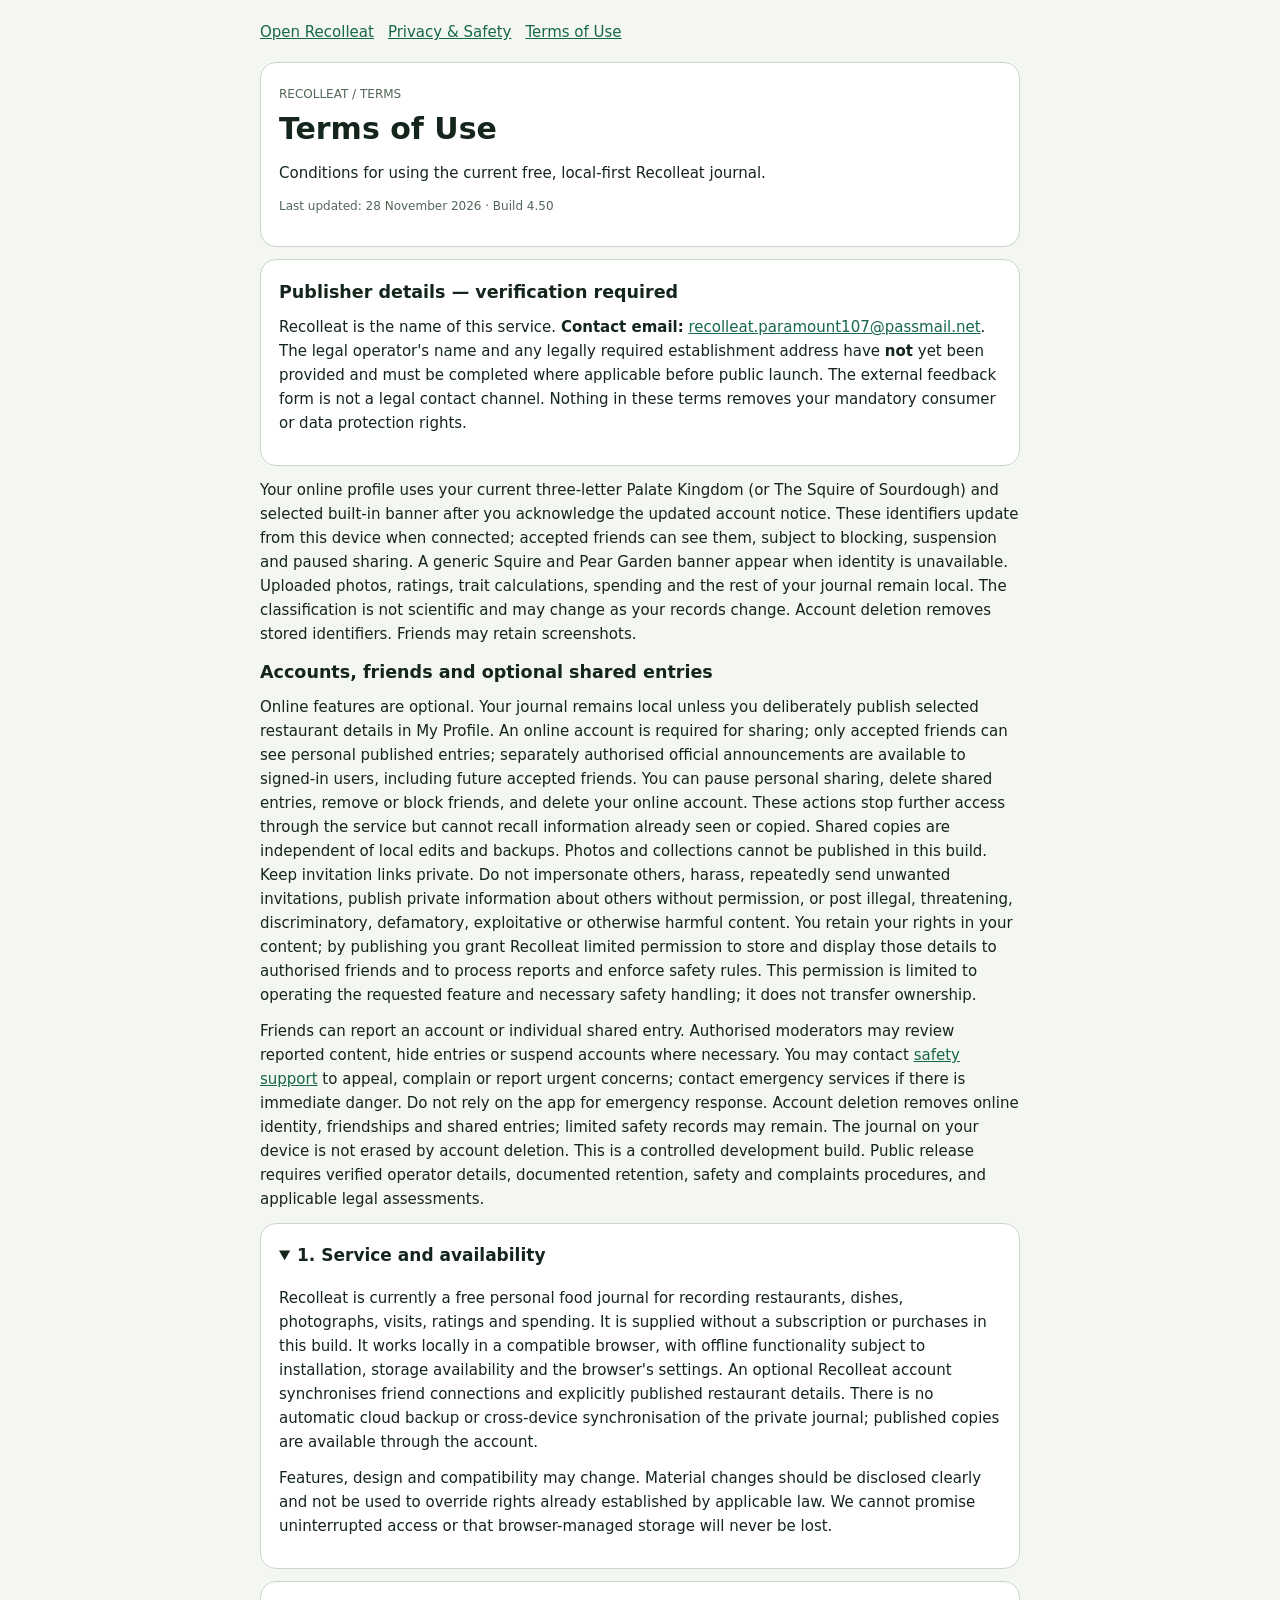
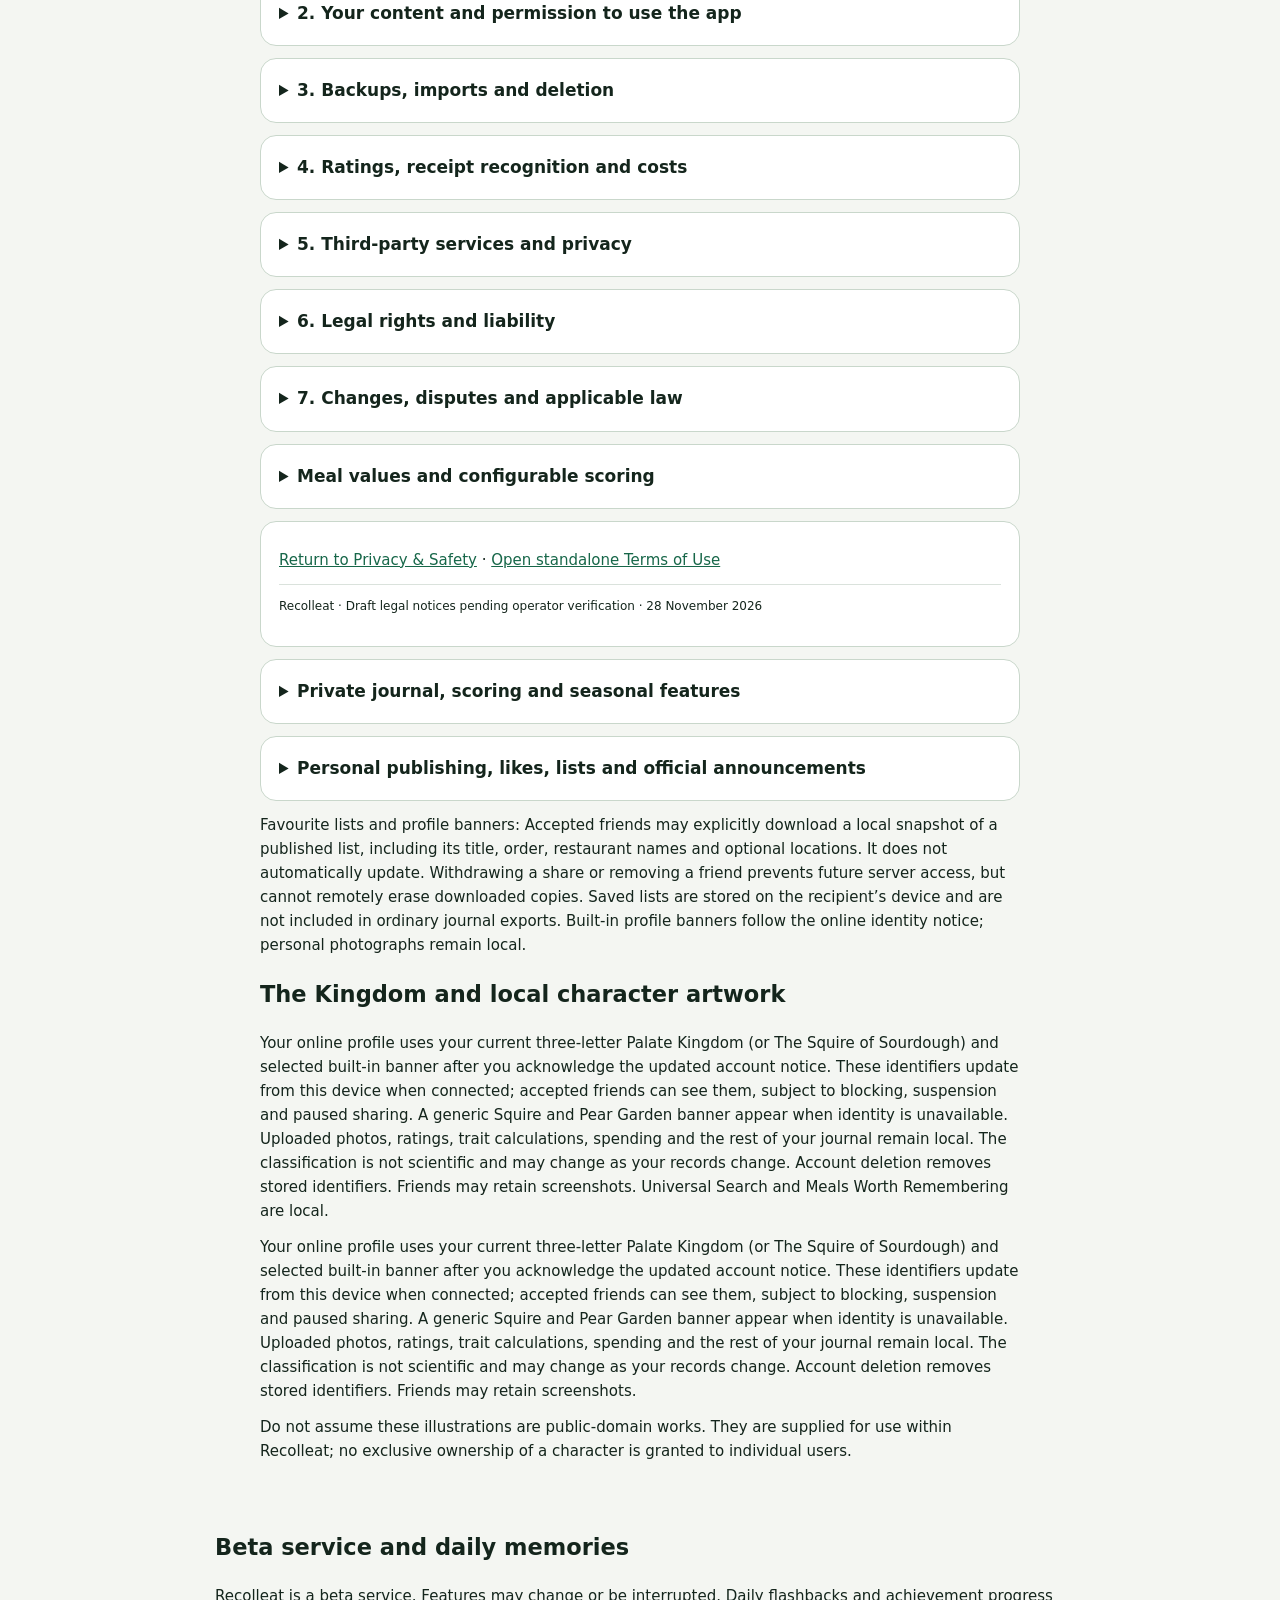
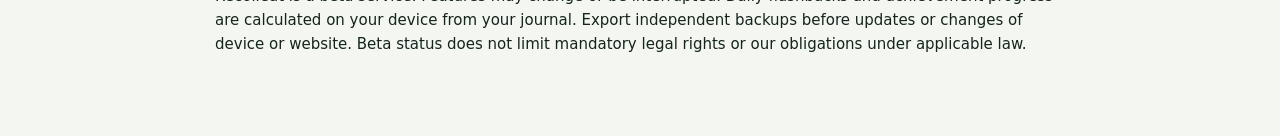
<file: terms.html>
<!DOCTYPE html>

<html lang="en"><head><meta charset="utf-8"/><meta content="width=device-width,initial-scale=1" name="viewport"/><title>Terms of Use · Recolleat</title><meta content="Recolleat Terms of Use notice, updated 28 November 2026" name="description"/><style>body{background:#f4f6f2;color:#14251c;font:15px/1.6 system-ui,Arial,sans-serif;margin:0;padding:20px}main{max-width:760px;margin:auto}nav{margin:0 0 18px;display:flex;flex-wrap:wrap;gap:14px}a{color:#176749}.privacy-hero,.privacy-panel,.reco-legal-details,.privacy-notes{border:1px solid #c9d7cb;border-radius:16px;background:white;padding:18px;margin:12px 0}.privacy-hero h2{font-size:30px;margin:0}.privacy-eyebrow,.legal-updated{font-size:12px;color:#526658}.reco-legal-details summary{cursor:pointer;font-weight:bold;font-size:17px}.reco-legal-details div{padding-top:8px}p{margin:8px 0 12px}.privacy-about{border-top:1px solid #dae2dc;padding-top:12px;font-size:12px}.privacy-grid{display:grid;gap:6px}strong{font-weight:700}h3{margin:0 0 9px}@media(max-width:600px){body{padding:12px}}</style></head><body><main><nav aria-label="Legal and app links"><a href="./">Open Recolleat</a><a href="./privacy.html">Privacy &amp; Safety</a><a href="./terms.html">Terms of Use</a></nav><section class="privacy-page">
<div class="privacy-hero"><span class="privacy-eyebrow">RECOLLEAT / TERMS</span><h2>Terms of Use</h2><p>Conditions for using the current free, local-first Recolleat journal.</p><p class="legal-updated">Last updated: 28 November 2026 · Build 4.50</p></div>
<div class="privacy-panel"><h3>Publisher details — verification required</h3><p>Recolleat is the name of this service. <strong>Contact email:</strong> <a href="mailto:recolleat.paramount107@passmail.net">recolleat.paramount107@passmail.net</a>. The legal operator's name and any legally required establishment address have <strong>not</strong> yet been provided and must be completed where applicable before public launch. The external feedback form is not a legal contact channel. Nothing in these terms removes your mandatory consumer or data protection rights.</p></div>
<div class="reco-account-legal"><p>Your online profile uses your current three-letter Palate Kingdom (or The Squire of Sourdough) and selected built-in banner after you acknowledge the updated account notice. These identifiers update from this device when connected; accepted friends can see them, subject to blocking, suspension and paused sharing. A generic Squire and Pear Garden banner appear when identity is unavailable. Uploaded photos, ratings, trait calculations, spending and the rest of your journal remain local. The classification is not scientific and may change as your records change. Account deletion removes stored identifiers. Friends may retain screenshots.</p><h3>Accounts, friends and optional shared entries</h3><p>Online features are optional. Your journal remains local unless you deliberately publish selected restaurant details in My Profile. An online account is required for sharing; only accepted friends can see personal published entries; separately authorised official announcements are available to signed-in users, including future accepted friends. You can pause personal sharing, delete shared entries, remove or block friends, and delete your online account. These actions stop further access through the service but cannot recall information already seen or copied. Shared copies are independent of local edits and backups. Photos and collections cannot be published in this build. Keep invitation links private. Do not impersonate others, harass, repeatedly send unwanted invitations, publish private information about others without permission, or post illegal, threatening, discriminatory, defamatory, exploitative or otherwise harmful content. You retain your rights in your content; by publishing you grant Recolleat limited permission to store and display those details to authorised friends and to process reports and enforce safety rules. This permission is limited to operating the requested feature and necessary safety handling; it does not transfer ownership.</p><p>Friends can report an account or individual shared entry. Authorised moderators may review reported content, hide entries or suspend accounts where necessary. You may contact <a href="mailto:recolleat.paramount107@passmail.net">safety support</a> to appeal, complain or report urgent concerns; contact emergency services if there is immediate danger. Do not rely on the app for emergency response. Account deletion removes online identity, friendships and shared entries; limited safety records may remain. The journal on your device is not erased by account deletion. This is a controlled development build. Public release requires verified operator details, documented retention, safety and complaints procedures, and applicable legal assessments.</p></div><details class="reco-legal-details" open=""><summary>1. Service and availability</summary><div><p>Recolleat is currently a free personal food journal for recording restaurants, dishes, photographs, visits, ratings and spending. It is supplied without a subscription or purchases in this build. It works locally in a compatible browser, with offline functionality subject to installation, storage availability and the browser's settings. An optional Recolleat account synchronises friend connections and explicitly published restaurant details. There is no automatic cloud backup or cross-device synchronisation of the private journal; published copies are available through the account.</p><p>Features, design and compatibility may change. Material changes should be disclosed clearly and not be used to override rights already established by applicable law. We cannot promise uninterrupted access or that browser-managed storage will never be lost.</p></div></details>
<details class="reco-legal-details"><summary>2. Your content and permission to use the app</summary><div><p>You retain any rights you have in photographs, notes and other content you add. Recolleat does not claim ownership of your journal entries. You are responsible for content you choose to record and for having permission to use any third-party images or personal information you add.</p><p>You may use this release for your own lawful personal journaling. Do not interfere with its operation, attempt unauthorised access to hosting systems or redistribute the application code in breach of applicable intellectual property rights. Names of restaurants and third-party brands remain the property of their respective owners where applicable. The Recolleat name, original interface, character names, Kingdom illustrations and profile banner designs form part of Recolleat’s branding and intellectual property to the extent rights exist under applicable law. The illustrations are AI-generated; no claim is made to exclusive copyright where it does not arise. You may display the included artwork as provided in Recolleat for personal use. Do not falsely claim affiliation, impersonate Recolleat or commercially redistribute protected artwork without permission. This does not limit statutory rights or rights in your own content; third-party rights remain with their respective owners.</p></div></details>
<details class="reco-legal-details"><summary>3. Backups, imports and deletion</summary><div><p>Journal content resides in device/browser storage. It may be removed by storage clearing, device loss, browser malfunction or website-origin changes. You should maintain separate verified exports. Exports may contain personal and financial information and are not encrypted by the app. Restoring a backup with the Replace option can overwrite existing records; review the warnings before proceeding.</p><p>The in-app erase control removes Recolleat's designated local records; it does not erase downloaded exports, device/cloud backups kept elsewhere, or hosting-provider logs. Do not uninstall or clear website data as an update procedure.</p></div></details>
<details class="reco-legal-details"><summary>4. Ratings, receipt recognition and costs</summary><div><p>Ratings, Palate Kingdom, trends and recaps are personal journal features, not objective restaurant assessments. Receipt text detection, price parsing, bill values and payment calculations may be incomplete or incorrect. Review original receipts and amounts before relying on them, especially where service charges, taxes or shared payments are involved. Recolleat is not a payment processor and does not provide professional financial, nutritional or medical advice.</p></div></details>
<details class="reco-legal-details"><summary>5. Third-party services and privacy</summary><div><p>The application is hosted online, and visiting it involves technical exchanges with the hosting service. Optional Google Fonts connections occur only when enabled. External feedback forms and any links you elect to open are controlled by third parties. Their terms and privacy notices may apply. Read <a href="./privacy.html">Privacy &amp; Safety</a> for details about local storage and your choices.</p></div></details>
<details class="reco-legal-details"><summary>6. Legal rights and liability</summary><div><p>Nothing in these terms excludes or limits liability where doing so would be unlawful, including liability for death or personal injury caused by negligence, fraud or fraudulent misrepresentation, or rights and remedies that cannot legally be excluded. If consumer-protection law applies, your statutory rights remain unaffected.</p><p>The app is a free personal journaling tool; you should independently check any important data and preserve backups. Any limitations of responsibility must be interpreted subject to applicable law and a fair balance of consumer rights, not as a blanket waiver of claims.</p></div></details>
<details class="reco-legal-details"><summary>7. Changes, disputes and applicable law</summary><div><p>The release and notice date are shown above. Changes to the service and these terms will be published with updated dates; materially adverse changes should receive clear notice and must respect mandatory consumer protections. For a United Kingdom-based operator, English law may be intended to govern, but mandatory rights in the country where a consumer lives are not displaced where applicable. The operator's status and address must be verified before any contractual jurisdiction wording is finalised.</p><p>For general enquiries or complaints, contact <a href="mailto:recolleat.paramount107@passmail.net">recolleat.paramount107@passmail.net</a>. The operator must maintain an effective complaints process and complete any remaining legally required identity disclosures. The <a href="https://ico.org.uk/make-a-complaint/" rel="noopener noreferrer" target="_blank">Information Commissioner's Office</a> handles eligible data protection complaints; it is not a general consumer-contract dispute service.</p></div></details>
<details class="reco-legal-details"><summary>Meal values and configurable scoring</summary><div><p>The simplified Meal value field is the value of food and drink attributable to the user, not the whole table’s bill. If the user marks that someone paid for the meal, Recolleat records no personal spending for that meal. Values and derived financial summaries are self-reported and should not be treated as accounting or payment records.</p><p>Location photos can be selected locally or copied from outside sources. The Google Images shortcut opens an external search; you remain responsible for selecting images you have permission to use, particularly if you share or publicly publish them. Recolleat does not provide an image licence or automatically download Google Images results.</p><p>Ranking weights can be changed globally in Settings; this changes rankings and comparisons without changing the stored original ratings. Previous dish-category information is retained for compatibility even when category books are not visible.</p></div></details><div class="privacy-notes"><p><a href="./privacy.html">Return to Privacy &amp; Safety</a> · <a href="./terms.html">Open standalone Terms of Use</a></p><p class="privacy-about">Recolleat · Draft legal notices pending operator verification · 28 November 2026</p></div></section><details class="reco-legal-details"><summary>Private journal, scoring and seasonal features</summary><div><p>The personal journal is local-first; you are responsible for preserving independent copies of your data and checking exports before changing devices or website addresses. An export indicator and short-lived undo do not substitute for a backup. We will not claim that this eliminates obligations we have under applicable law, including obligations concerning any personal data we process, reasonable care and skill or mandatory consumer rights.</p><p>A repeat visit may contribute to a restaurant food-score mean when you choose that mode. Previously recorded manual ratings remain available; missing visit scores do not count. Groups are manually assigned by users, and a combined score is an equal-weight mean of saved branches. A group association is not proof of affiliation. List rankings, wishlist and seasonal recaps are personal tools, not professional advice or objective ratings. You may use the bundled banner illustrations as part of the application; restaurant names and marks are used for identification, not to claim endorsement.</p></div></details><details class="reco-legal-details"><summary>Personal publishing, likes, lists and official announcements</summary><div><p>Online social features are optional. You decide whether to publish selected restaurant details or lists. Online character and banner visibility is described in the account notice. Personal posts are available only to eligible accepted friends, including friends accepted later, and leave the feed after seven days. Shared reviews and lists remain visible on eligible friends’ profiles until withdrawn, hidden or paused. Official announcements persist until removed. Expired personal reactions are hidden and progressively removed. A selected list is a separate published snapshot; its underlying journal records are not shared. Keep private details, receipt data and other people's identifying information out of shared content unless you have a lawful basis and permission as needed. Only submit truthful, lawfully shareable reviews and content; do not misrepresent a restaurant, impersonate another person, publish unlawful or defamatory material, threaten or harass others, disclose private information, promote scams or post illegal or unsafe material.</p><p>You retain ownership of your content. By intentionally publishing, you grant Recolleat a limited non-exclusive permission to store, display, deliver and moderate that selected content for the requested service and safety obligations. This permission ends for ordinary display when you withdraw the content, subject to lawfully retained records, necessary backup expiry and copies already made by authorised viewers. It does not grant a right to sell your private journal or use it for advertising. You may remove or pause personal posts, unlike where access is available, block or remove friends and report entries. Other users must respect privacy and intellectual property rights; even if ordinary saving controls are absent, screenshots and copying cannot be reliably prevented. Shared photographs are not supported in this build.</p><p>Likes are optional reactions, not objective endorsements. Do not manipulate likes, evade rate limits or use automation to abuse accounts or publication features. The feed offers Latest and locally ranked For you views; there are no stranger recommendations. Only separately authorised publishers may post Recolleat Official announcements to signed-in users; ordinary personal posts remain friends-only. Pausing personal sharing does not remove official announcements. No comments or direct messages are permitted through this version. We may remove content, suspend access or restrict features proportionately for safety, unlawful content or serious terms violations. Use report controls and the safety contact to raise concerns or appeal decisions; do not attempt to bypass moderation. Formal enforcement, appeal procedures, retention and children's safety obligations must be finalised before public availability.</p><p>Restaurant comparisons use confirmed branch identifiers and voluntarily published raw food ratings. They do not imply that a friend or restaurant endorses another user's score, and they may be incomplete or inaccurate. Recolleat does not verify every review, chain affiliation or restaurant identity. Local erasure, an undo operation and local edits do not alter previously published content. Deleting an online account does not erase local records; remove online content separately if needed.</p></div></details>
<p>Favourite lists and profile banners: Accepted friends may explicitly download a local snapshot of a published list, including its title, order, restaurant names and optional locations. It does not automatically update. Withdrawing a share or removing a friend prevents future server access, but cannot remotely erase downloaded copies. Saved lists are stored on the recipient’s device and are not included in ordinary journal exports. Built-in profile banners follow the online identity notice; personal photographs remain local.</p><section><h2>The Kingdom and local character artwork</h2><p>Your online profile uses your current three-letter Palate Kingdom (or The Squire of Sourdough) and selected built-in banner after you acknowledge the updated account notice. These identifiers update from this device when connected; accepted friends can see them, subject to blocking, suspension and paused sharing. A generic Squire and Pear Garden banner appear when identity is unavailable. Uploaded photos, ratings, trait calculations, spending and the rest of your journal remain local. The classification is not scientific and may change as your records change. Account deletion removes stored identifiers. Friends may retain screenshots. Universal Search and Meals Worth Remembering are local.</p><p>Your online profile uses your current three-letter Palate Kingdom (or The Squire of Sourdough) and selected built-in banner after you acknowledge the updated account notice. These identifiers update from this device when connected; accepted friends can see them, subject to blocking, suspension and paused sharing. A generic Squire and Pear Garden banner appear when identity is unavailable. Uploaded photos, ratings, trait calculations, spending and the rest of your journal remain local. The classification is not scientific and may change as your records change. Account deletion removes stored identifiers. Friends may retain screenshots.</p><p>Do not assume these illustrations are public-domain works. They are supplied for use within Recolleat; no exclusive ownership of a character is granted to individual users.</p></section></main><section style="max-width:850px;margin:2rem auto;padding:1rem"><h2>Beta service and daily memories</h2><p>Recolleat is a beta service. Features may change or be interrupted. Daily flashbacks and achievement progress are calculated on your device from your journal. Export independent backups before updates or changes of device or website. Beta status does not limit mandatory legal rights or our obligations under applicable law.</p></section></body></html>
</file>
